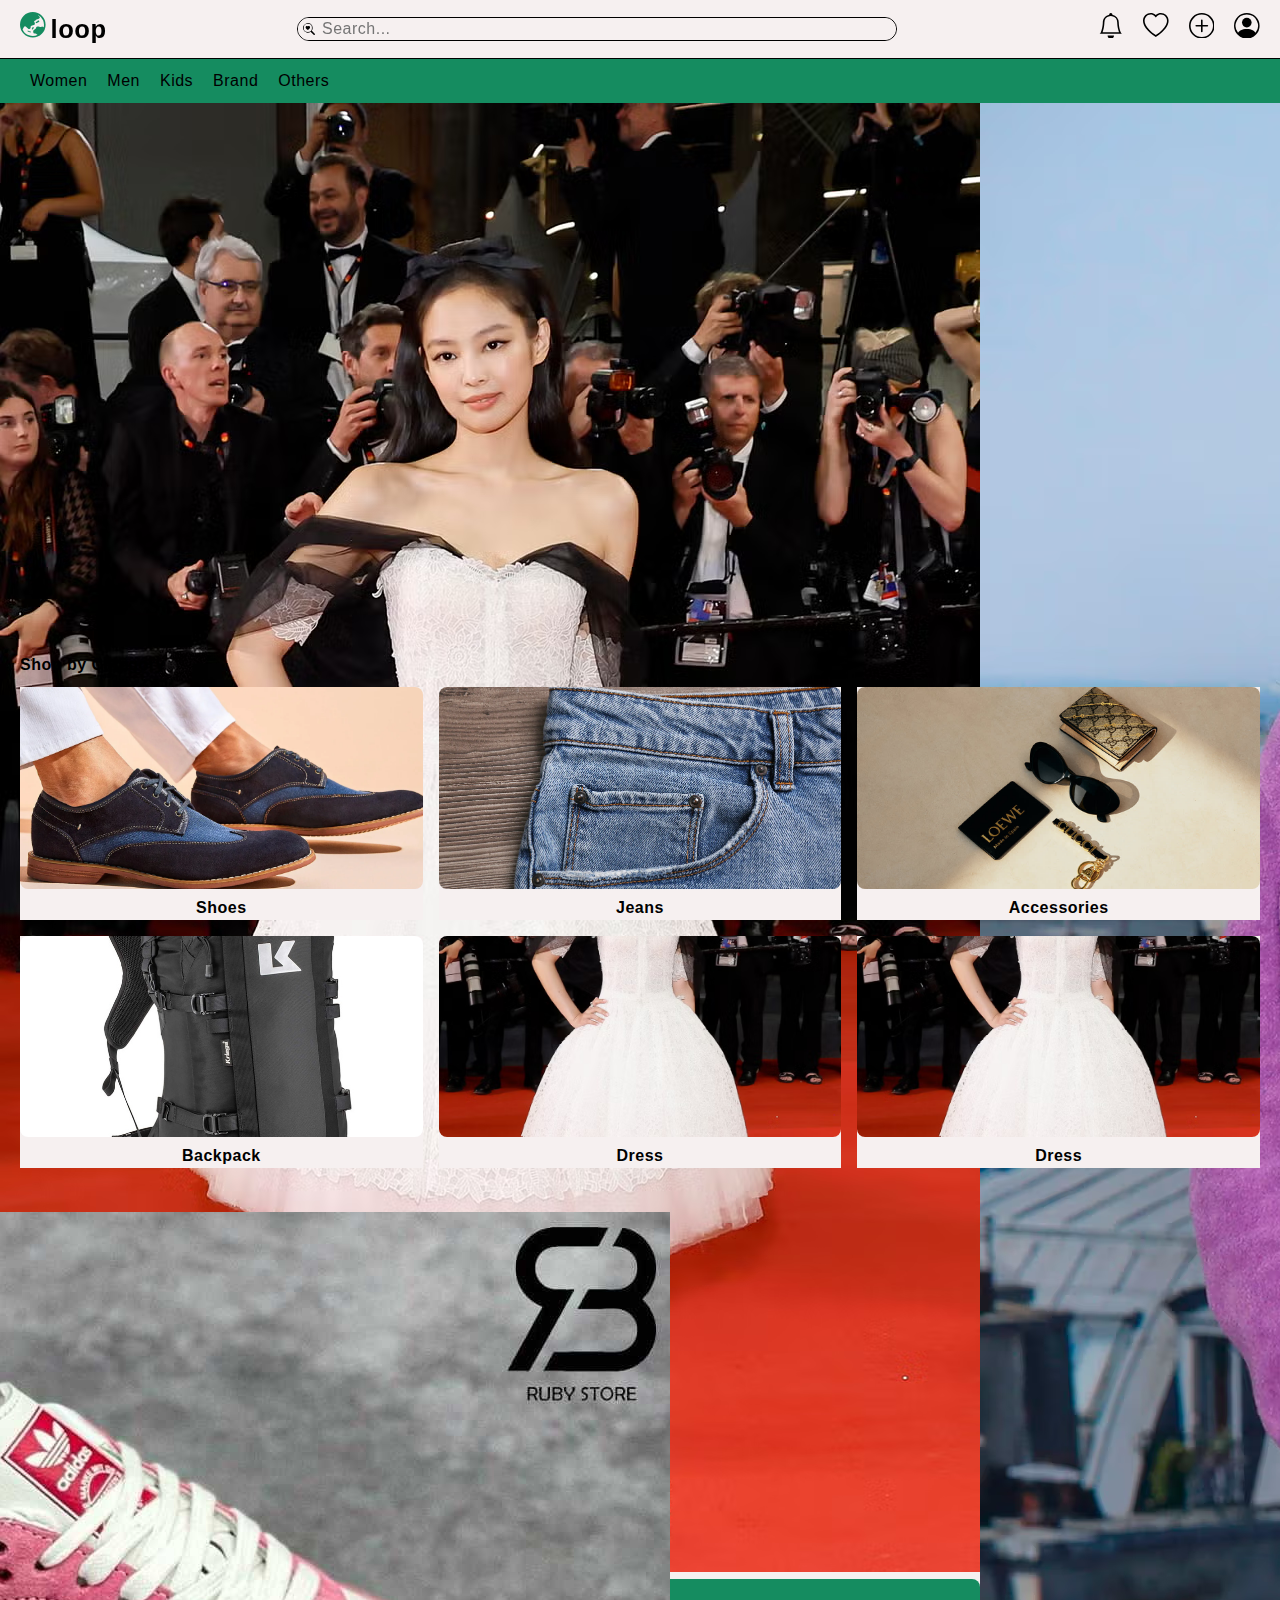
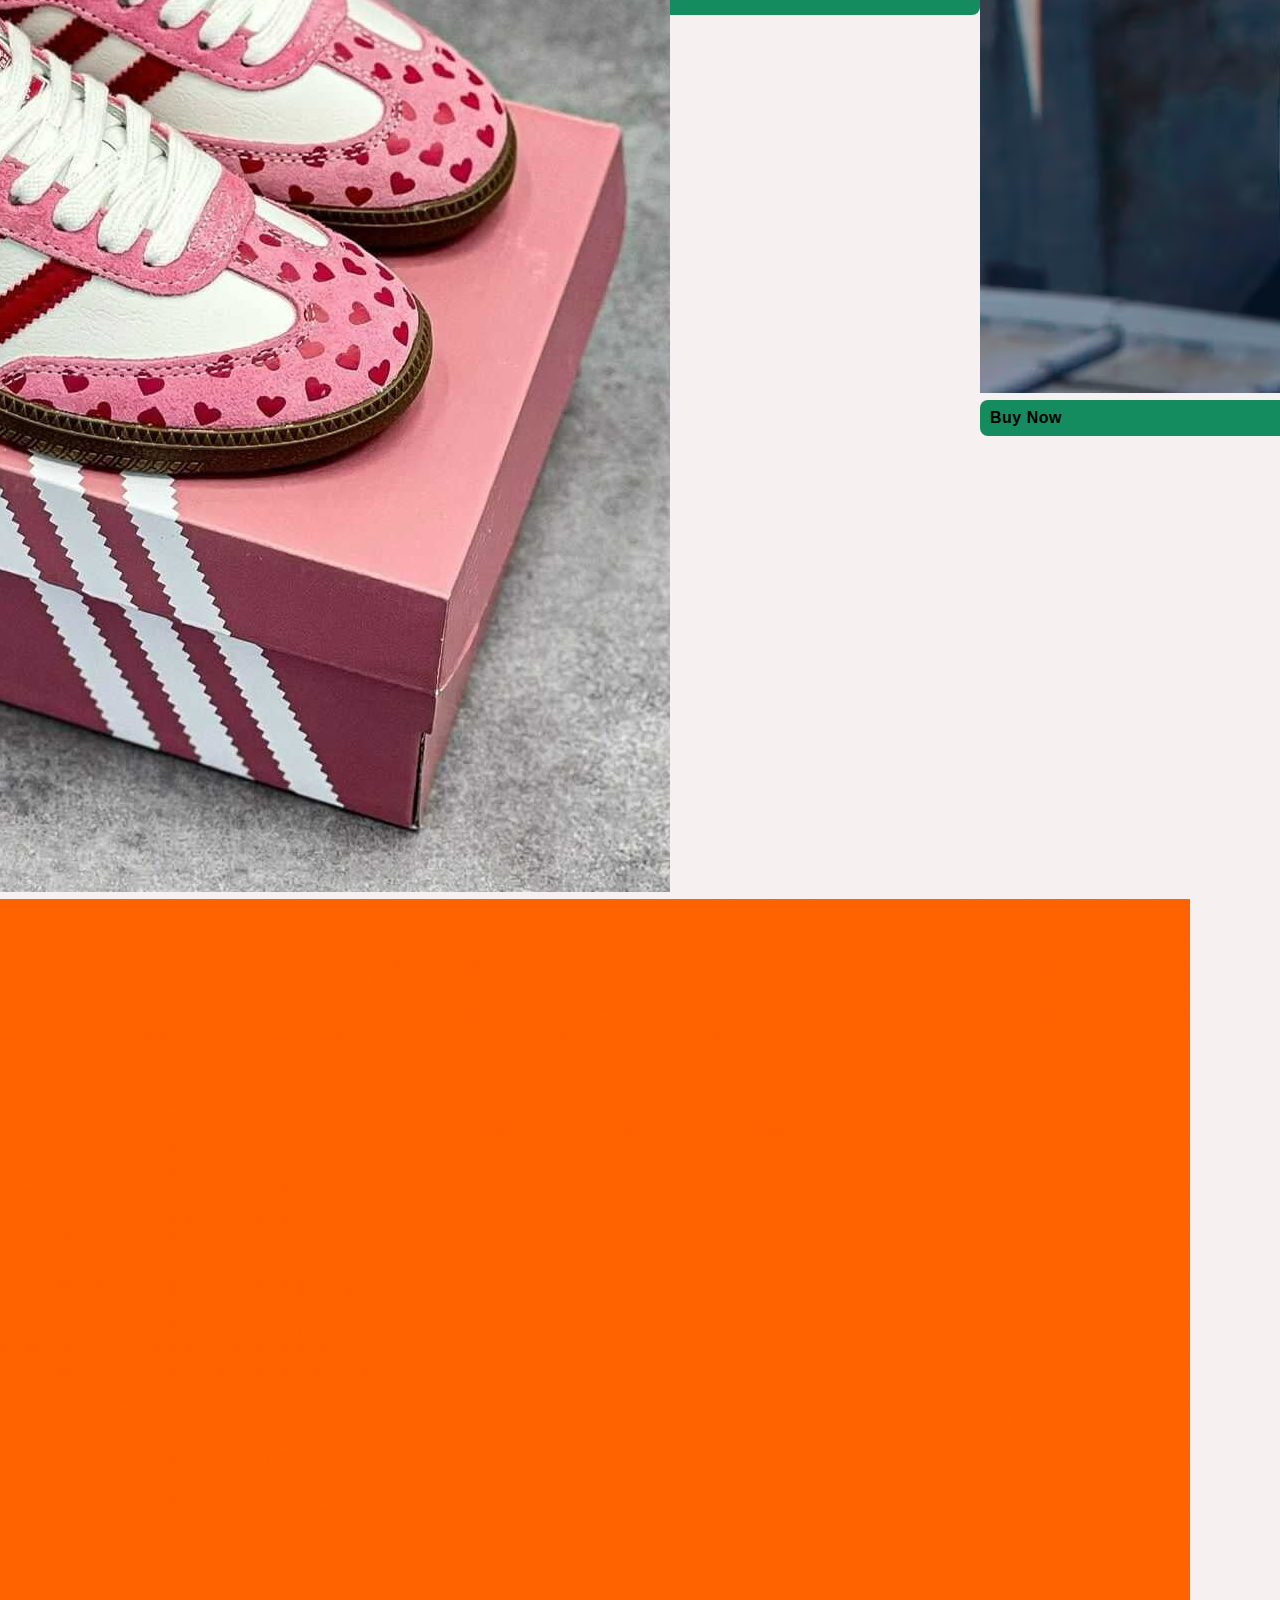
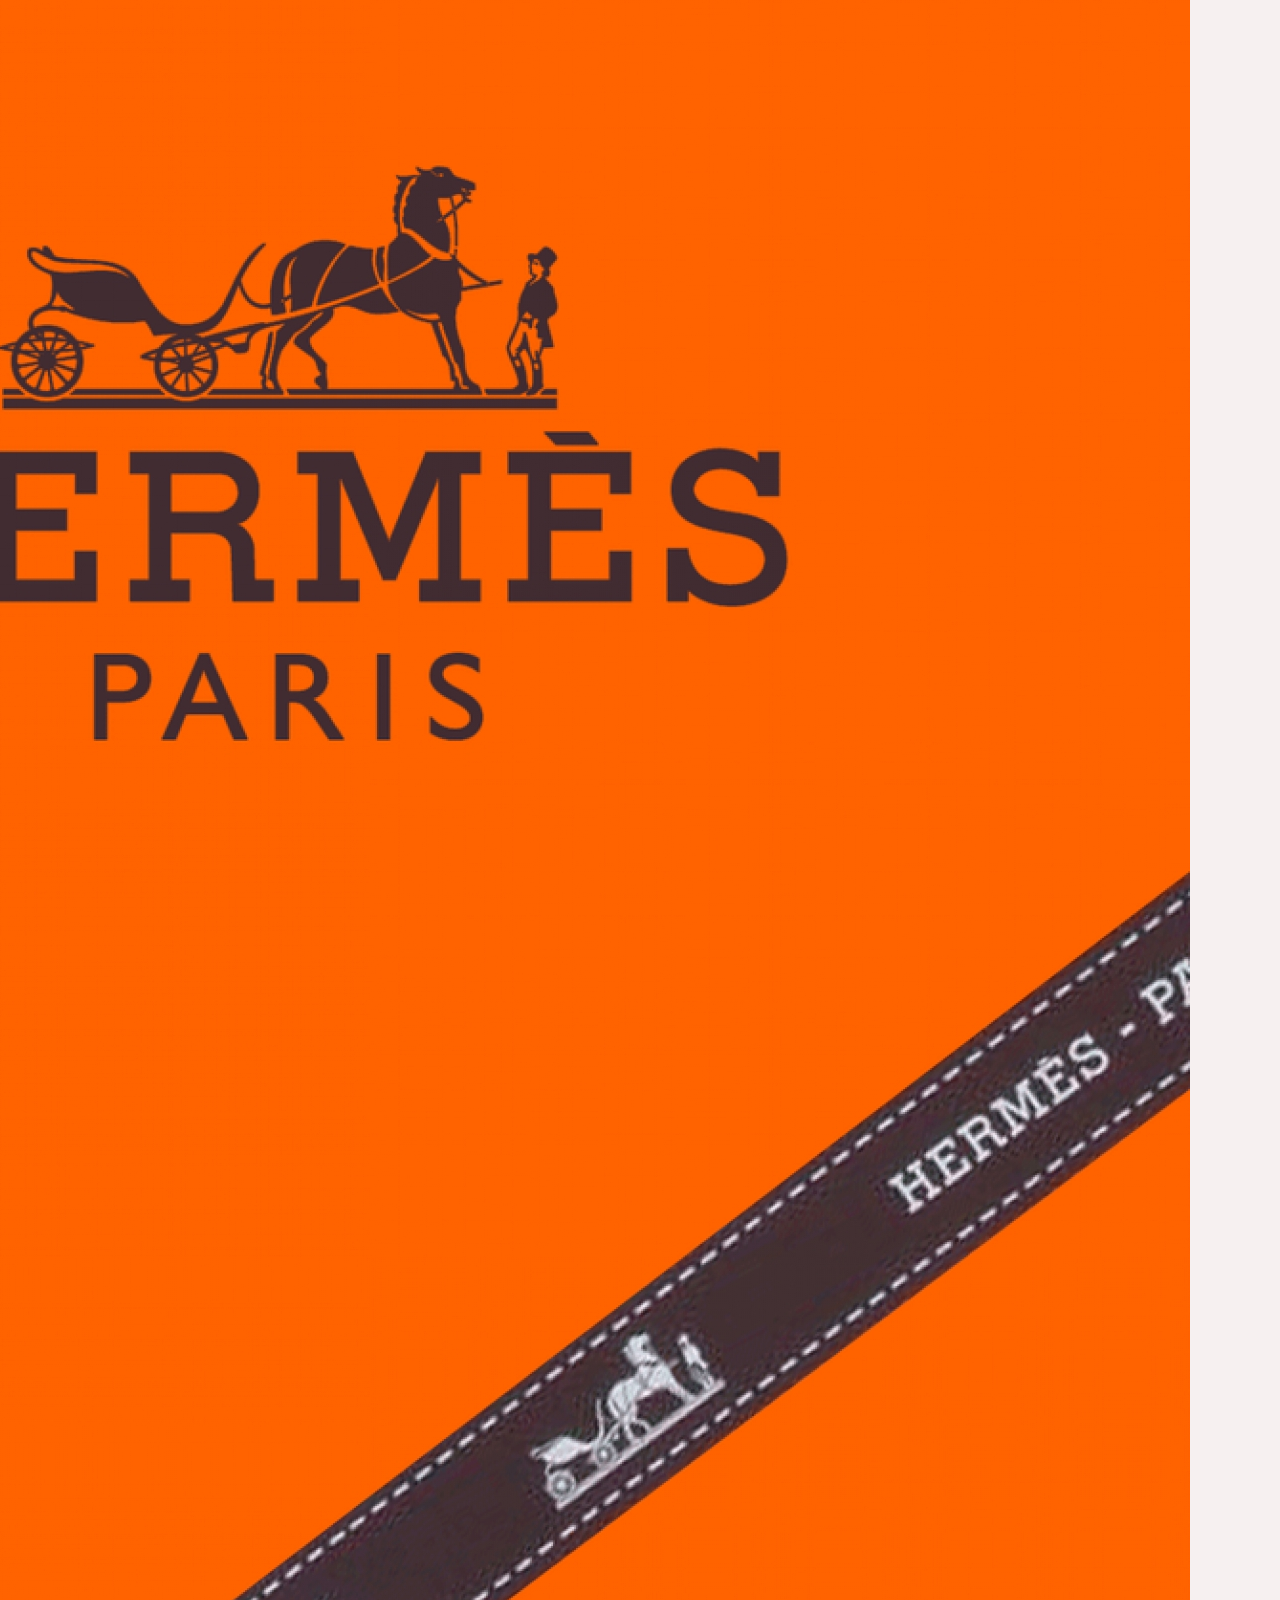
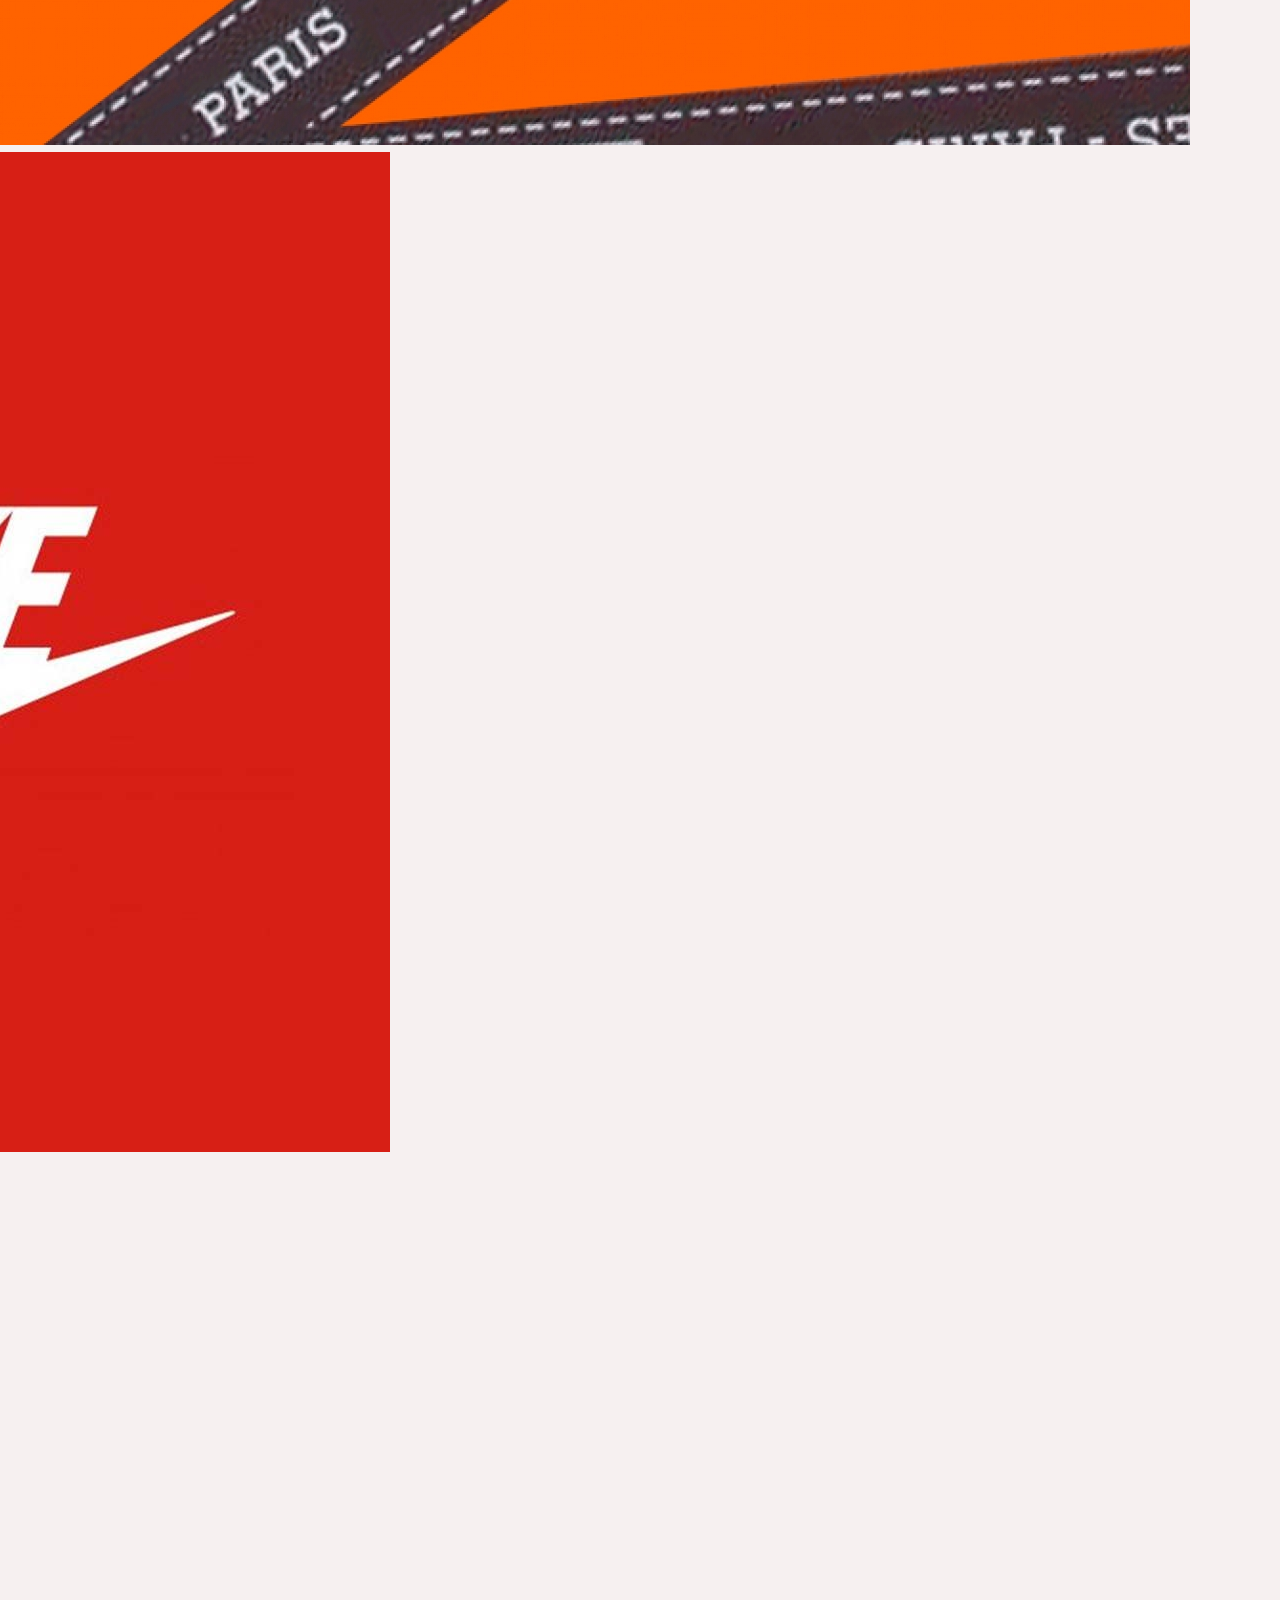
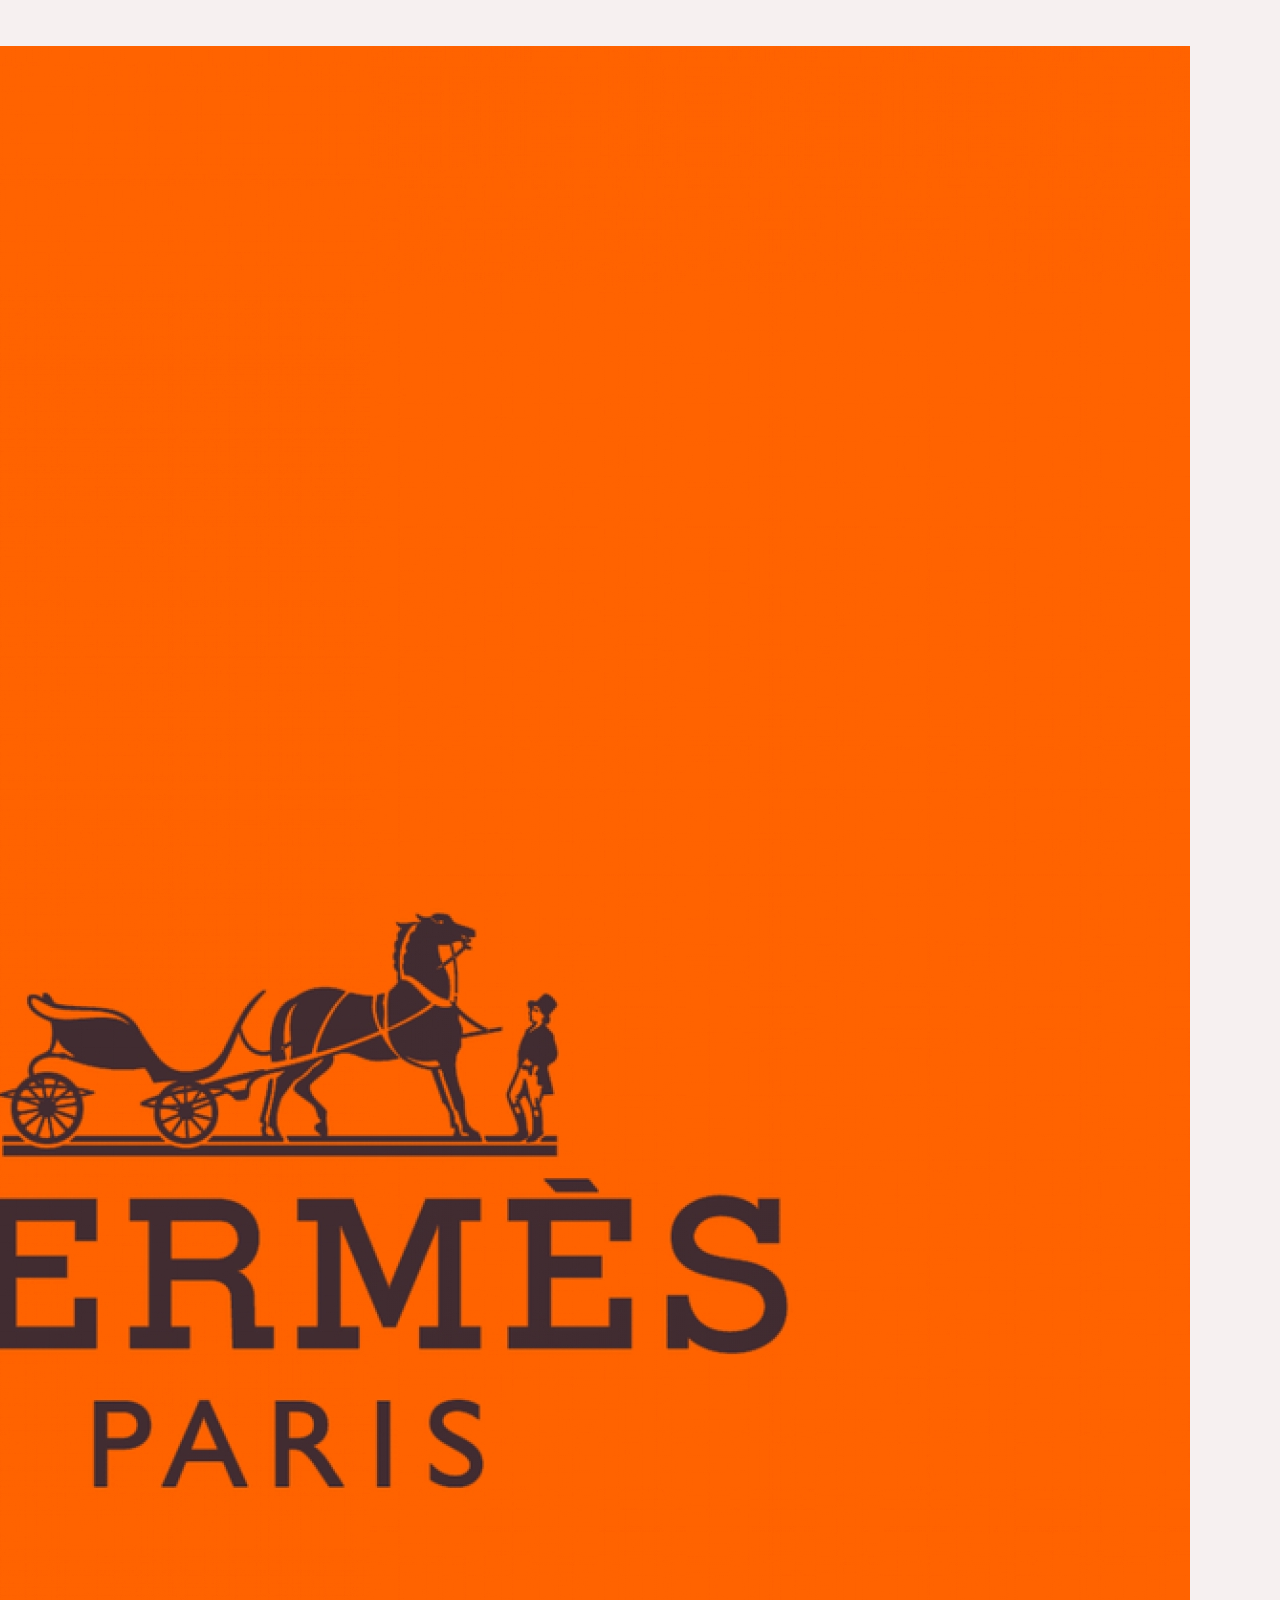
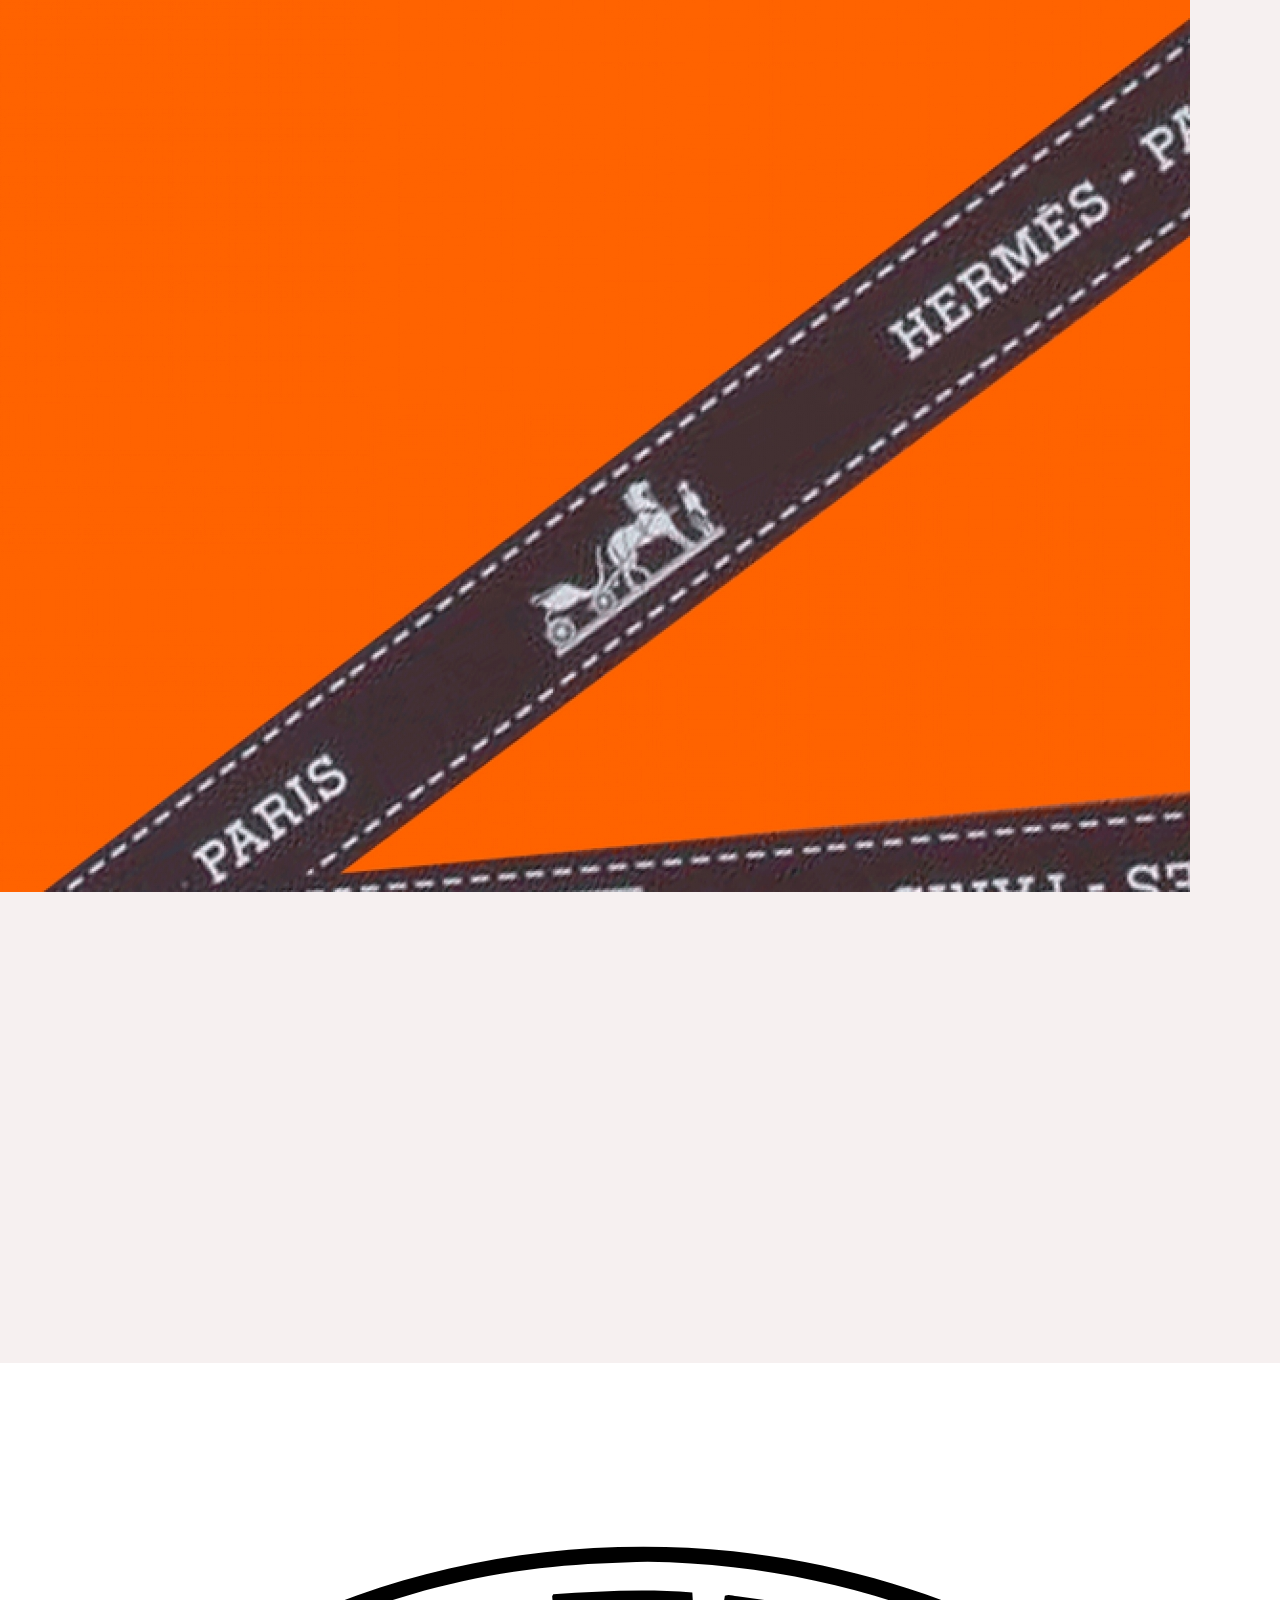
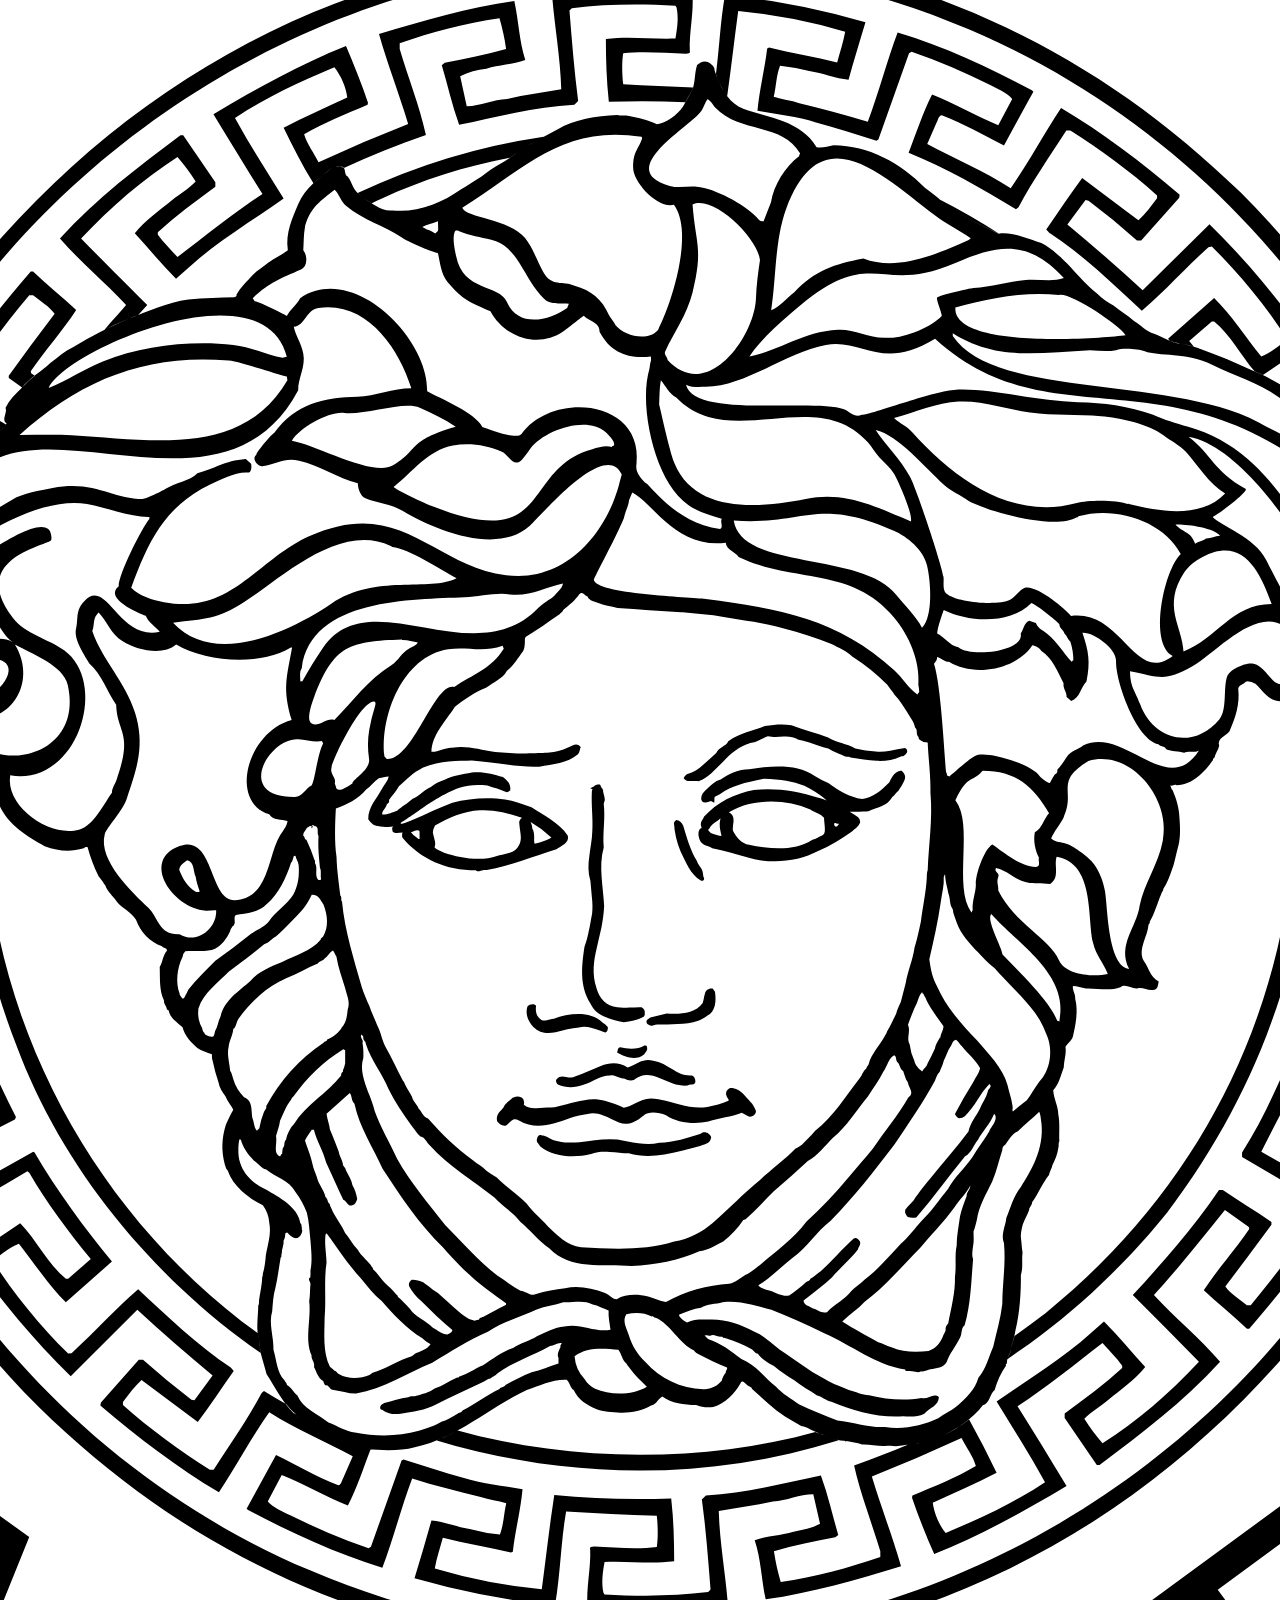
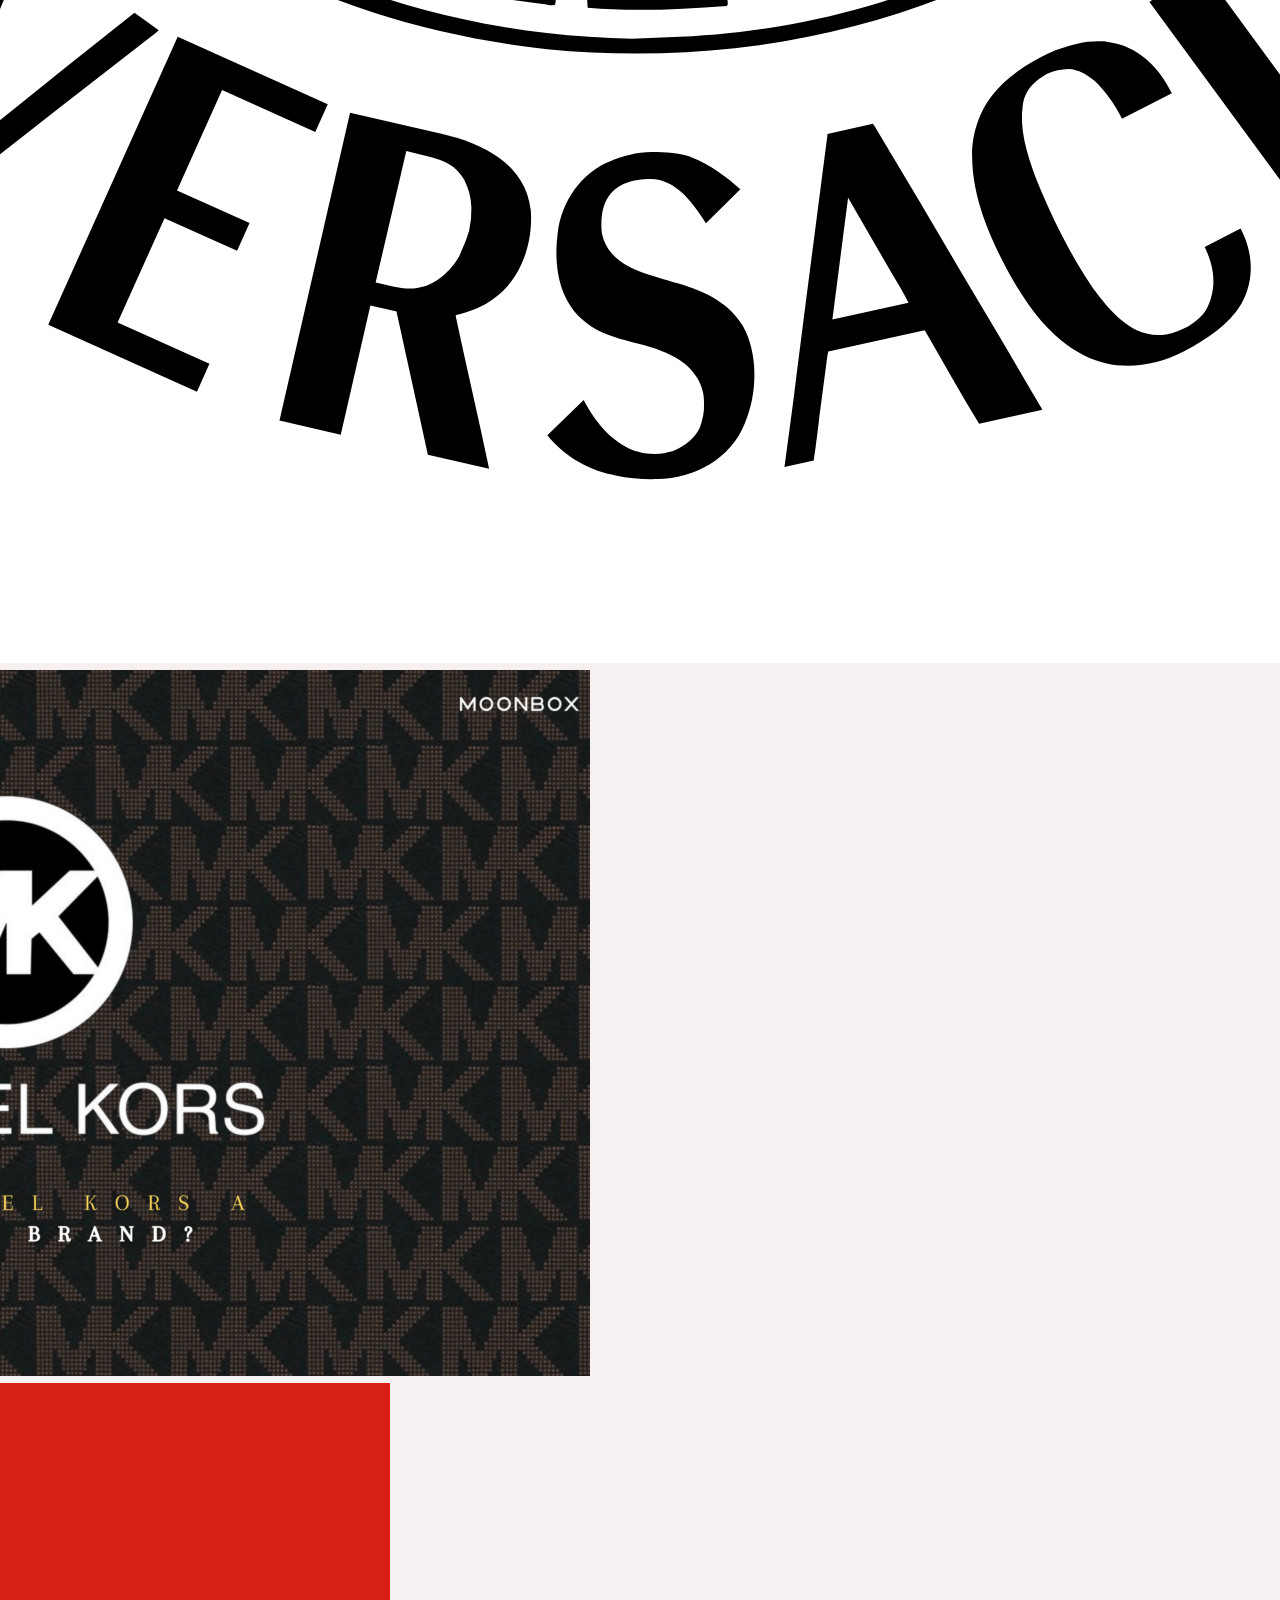
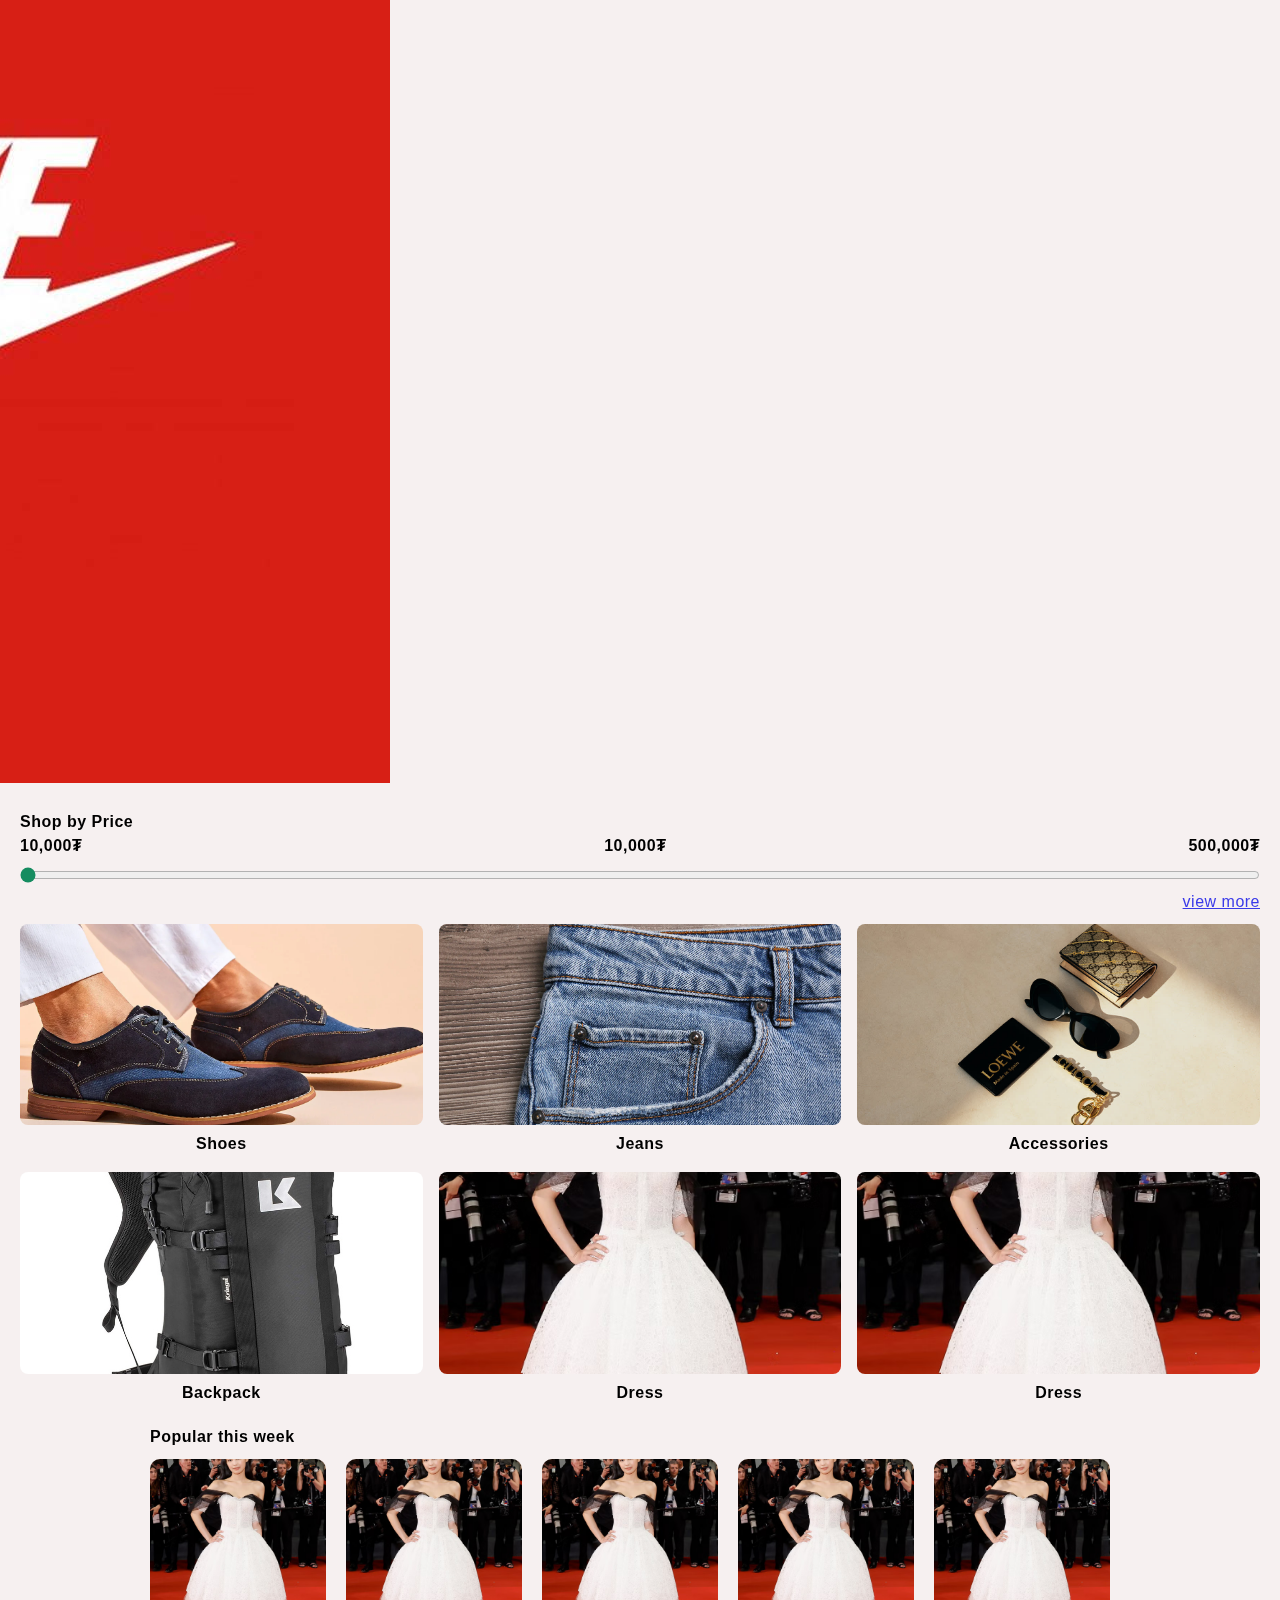
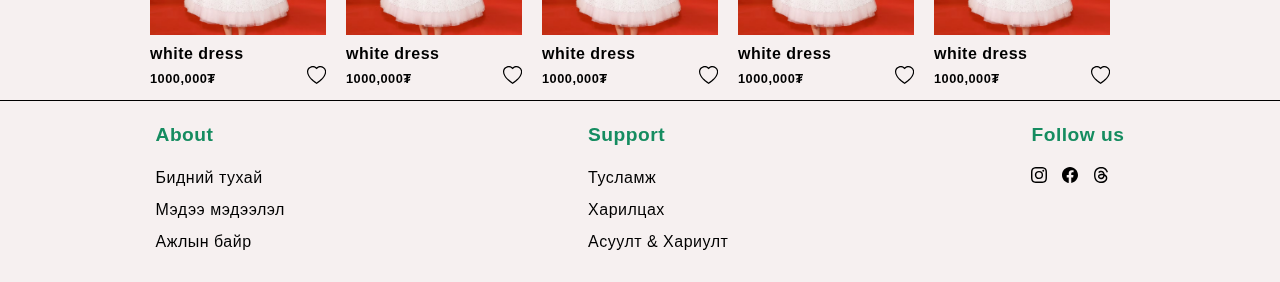
<file: index.html>
<!DOCTYPE html>
<html lang="en">
<head>
    <meta charset="UTF-8">
    <meta name="viewport" content="width=device-width, initial-scale=1.0">
    <meta name="description" content="thrift дэлгүүр" />
    <meta name="keywords" content="thrift, e-commerce, fashion, secondhand, sustainable, buy clothes, sell clothes, хуучин хувцас, unegui" />
    <meta property="og:title" content="Loop | E-Thrift Fashion Marketplace"/>
    <title>E-Thrift Header</title>
    <link rel="icon" type="image/favicon" href="public/favicon.ico" />
    <link rel="stylesheet" href="global.css">
    <link rel="stylesheet" href="post.css">
    <link rel="stylesheet" href="footer.css">
    <link rel="stylesheet" href="header.css">
    <link rel="stylesheet" href="home.css">
    <link rel="stylesheet" href="navbar.css">
</head>
<body>
  <!-- Header-->
    <header class="header-top-nav">
        <ul class="header-top">
            <!--Logo container-->
            <li class="logo-container">
                <a class="logo" href="./index.html">
                    <svg fill="currentColor"  viewBox="0 0 16 16">
                    <path d="m10.495 6.92 1.278-.619a.483.483 0 0 0 .126-.782c-.252-.244-.682-.139-.932.107-.23.226-.513.373-.816.53l-.102.054c-.338.178-.264.626.1.736a.48.48 0 0 0 .346-.027ZM7.741 9.808V9.78a.413.413 0 1 1 .783.183l-.22.443a.6.6 0 0 1-.12.167l-.193.185a.36.36 0 1 1-.5-.516l.112-.108a.45.45 0 0 0 .138-.326M5.672 12.5l.482.233A.386.386 0 1 0 6.32 12h-.416a.7.7 0 0 1-.419-.139l-.277-.206a.302.302 0 1 0-.298.52z"/>
                    <path d="M8 0a8 8 0 1 0 0 16A8 8 0 0 0 8 0M1.612 10.867l.756-1.288a1 1 0 0 1 1.545-.225l1.074 1.005a.986.986 0 0 0 1.36-.011l.038-.037a.88.88 0 0 0 .26-.755c-.075-.548.37-1.033.92-1.099.728-.086 1.587-.324 1.728-.957.086-.386-.114-.83-.361-1.2-.207-.312 0-.8.374-.8.123 0 .24-.055.318-.15l.393-.474c.196-.237.491-.368.797-.403.554-.064 1.407-.277 1.583-.973.098-.391-.192-.634-.484-.88-.254-.212-.51-.426-.515-.741a7 7 0 0 1 3.425 7.692 1 1 0 0 0-.087-.063l-.316-.204a1 1 0 0 0-.977-.06l-.169.082a1 1 0 0 1-.741.051l-1.021-.329A1 1 0 0 0 11.205 9h-.165a1 1 0 0 0-.945.674l-.172.499a1 1 0 0 1-.404.514l-.802.518a1 1 0 0 0-.458.84v.455a1 1 0 0 0 1 1h.257a1 1 0 0 1 .542.16l.762.49a1 1 0 0 0 .283.126 7 7 0 0 1-9.49-3.409Z"/>
                    </svg>
                    <span class="logo-text">loop</span>
                </a>
            </li>
            <!--Search container-->            
            <li class="search-box">
                    <svg width="16" height="16" fill="currentColor"  viewBox="0 0 16 16">
                        <path d="M6.5 4.482c1.664-1.673 5.825 1.254 0 5.018-5.825-3.764-1.664-6.69 0-5.018"/>
                        <path d="M13 6.5a6.47 6.47 0 0 1-1.258 3.844q.06.044.115.098l3.85 3.85a1 1 0 0 1-1.414 1.415l-3.85-3.85a1 1 0 0 1-.1-.115h.002A6.5 6.5 0 1 1 13 6.5M6.5 12a5.5 5.5 0 1 0 0-11 5.5 5.5 0 0 0 0 11"/>
                    </svg>
                    <input type="text" placeholder="Search...">
            </li>
            <!--Bell icon-->
            <li class="icons">
                <a href="">
              <svg  fill="currentColor"  viewBox="0 0 16 16">
                <path d="M8 16a2 2 0 0 0 2-2H6a2 2 0 0 0 2 2M8 1.918l-.797.161A4 4 0 0 0 4 6c0 .628-.134 2.197-.459 3.742-.16.767-.376 1.566-.663 2.258h10.244c-.287-.692-.502-1.49-.663-2.258C12.134 8.197 12 6.628 12 6a4 4 0 0 0-3.203-3.92zM14.22 12c.223.447.481.801.78 1H1c.299-.199.557-.553.78-1C2.68 10.2 3 6.88 3 6c0-2.42 1.72-4.44 4.005-4.901a1 1 0 1 1 1.99 0A5 5 0 0 1 13 6c0 .88.32 4.2 1.22 6"/>
              </svg>
            </a> 
            </li>
            <!--Heart icon-->
             <li class="icons">
                <a href="">
                    <svg  fill="currentColor"  viewBox="0 0 16 16">
                        <path d="m8 2.748-.717-.737C5.6.281 2.514.878 1.4 3.053c-.523 1.023-.641 2.5.314 4.385.92 1.815 2.834 3.989 6.286 6.357 3.452-2.368 5.365-4.542 6.286-6.357.955-1.886.838-3.362.314-4.385C13.486.878 10.4.28 8.717 2.01zM8 15C-7.333 4.868 3.279-3.04 7.824 1.143q.09.083.176.171a3 3 0 0 1 .176-.17C12.72-3.042 23.333 4.867 8 15"/>
                    </svg>
                </a>
             </li>
            <!--Plus icon-->
            <li class="icons">
               <a href="./form.html">
                <svg  fill="currentColor"  viewBox="0 0 16 16">
                    <path d="M8 15A7 7 0 1 1 8 1a7 7 0 0 1 0 14m0 1A8 8 0 1 0 8 0a8 8 0 0 0 0 16"/>
                    <path d="M8 4a.5.5 0 0 1 .5.5v3h3a.5.5 0 0 1 0 1h-3v3a.5.5 0 0 1-1 0v-3h-3a.5.5 0 0 1 0-1h3v-3A.5.5 0 0 1 8 4"/>
                </svg>
                </a> 
            </li>
            <!--Avatar icon-->
            <li class="icons">
                <a href="./profile.html">
                    <svg  fill="currentColor" viewBox="0 0 16 16">
                        <path d="M11 6a3 3 0 1 1-6 0 3 3 0 0 1 6 0"/>
                        <path fill-rule="evenodd" d="M0 8a8 8 0 1 1 16 0A8 8 0 0 1 0 8m8-7a7 7 0 0 0-5.468 11.37C3.242 11.226 4.805 10 8 10s4.757 1.225 5.468 2.37A7 7 0 0 0 8 1"/>
                    </svg>
                </a>
            </li>
        </ul>
    </header>
    <nav class="header-cat-nav">
            <ul class="cat-list">
                <li class="cat-item">
                    <a href="./category.html">Women</a>
                    <ul class="dropdown">
                        <li><a href="./product.html">Top</a></li>
                        <li><a href="./product.html">Bottom</a></li>
                        <li><a href="./product.html">Dress</a></li>
                        <li><a href="./product.html">Top</a></li>
                        <li><a href="./product.html">Bottom</a></li>
                        <li><a href="./product.html">Dress</a></li>
                        <li><a href="./product.html">Top</a></li>
                        <li><a href="./product.html">Bottom</a></li>
                        <li><a href="./product.html">Dress</a></li>
                    </ul>
                </li>
                <li class="cat-item">
                    <a href="./category.html">Men</a>
                    <ul class="dropdown">
                        <li><a href="./product.html">Top</a></li>
                        <li><a href="./product.html">Bottom</a></li>
                        <li><a href="./product.html">Suit</a></li>
                        <li><a href="./product.html">Top</a></li>
                        <li><a href="./product.html">Bottom</a></li>
                        <li><a href="./product.html">Dress</a></li>
                    </ul>
                </li>
                <li class="cat-item">
                    <a href="./category.html">Kids</a>
                    <ul class="dropdown">
                        <li><a href="./product.html">Top</a></li>
                        <li><a href="./product.html">Bottom</a></li>
                        <li><a href="./product.html">Shoes</a></li>
                        <li><a href="./product.html">Top</a></li>
                        <li><a href="./product.html">Bottom</a></li>
                        <li><a href="./product.html">Dress</a></li>
                    </ul>
                </li>
                <li class="cat-item">
                    <a href="./category.html">Brand</a>
                    <ul class="dropdown">
                        <li><a href="./product.html">Nike</a></li>
                        <li><a href="./product.html">Zara</a></li>
                        <li><a href="./product.html">Adidas</a></li>
                        <li><a href="./product.html">Nike</a></li>
                        <li><a href="./product.html">Zara</a></li>
                        <li><a href="./product.html">Adidas</a></li>
                        <li><a href="./product.html">Nike</a></li>
                        <li><a href="./product.html">Zara</a></li>
                        <li><a href="./product.html">Adidas</a></li>
                    </ul>
                </li>
                <li class="cat-item">
                    <a href="./category.html">Others</a>
                    <ul class="dropdown">
                        <li><a href="./product.html">Jewelry</a></li>
                        <li><a href="./product.html">Hat</a></li>
                        <li><a href="./product.html">Bag</a></li>
                        <li><a href="./product.html">Jewelry</a></li>
                        <li><a href="./product.html">Hat</a></li>
                        <li><a href="./product.html">Bag</a></li>
                    </ul>
                </li>
            </ul>
    </nav>
     <!-- Hero Section -->
  <section class="hero-section">
    <figure class="hero-box">
      <img src="public/dress.png" alt="sell">
      <figcaption class="hero-btn" >
        <a >Sell Now</a>
      </figcaption>
    </figure>
    <figure class="hero-box">
      <img src="public/top.png" alt="buy">
      <figcaption class="hero-btn" >
        <a >Buy Now</a>
      </figcaption>
    </figure>
  </section>
   <!-- Main Content -->
  <main class="main-container">
    <!--Shop by Category-->
    <section id="shop-by-category">
      <h2>Shop by Category</h2>
      <ul class="category-grid">
        <li>
          <article class="category-card">
            <img src="public/shoes.jpg" alt="Shoes" />
            <h3>Shoes</h3>
          </article>
        </li>
        <li>
          <article class="category-card">
            <img src="public/jeans.jpg" alt="Jeans" />
            <h3>Jeans</h3>
          </article>
        </li>
        <li>
          <article class="category-card">
            <img src="public/accessories.jpg" alt="Accessories" />
            <h3>Accessories</h3>
          </article>
        </li>    
        <li>
          <article class="category-card">
            <img src="public/backpack.jpg" alt="Backpack" />
            <h3>Backpack</h3>
          </article>
        </li>
        <li>
          <article class="category-card">
            <img src="public/dress.png" alt="Outfit" />
            <h3>Dress</h3>
          </article>
        </li>
         <li>
            <article class="category-card">
              <img src="public/dress.png" alt="Dress" />
              <h3>Dress</h3>
          </article>
         </li>       
      </ul>
    </section>
    <!-- Shop by Brand -->
    <section id="shop-by-brand">
      <h2>Shop by Brand</h2>
      <article class="slider" style="--quantity: 10">
        <figure class="item" style="--position:1"><a href="./profile.html"><img src="public/adidas.png" alt=""></a></figure>
        <figure class="item" style="--position:2"><a href=""><img src="public/hermes.png" alt=""></a></figure>
        <figure class="item" style="--position:3"><a href=""><img src="public/nike.png" alt=""></a></figure>
        <figure class="item" style="--position:4"><a href=""><img src="public/hnm.png" alt=""></a></figure>
        <figure class="item" style="--position:5"><a href=""><img src="public/hermes.png" alt=""></a></figure>
        <figure class="item" style="--position:6"><a href=""><img src="public/zara.png" alt=""></a></figure>
        <figure class="item" style="--position:7"><a href=""><img src="public/ralphlauren.png" alt=""></a></figure>
        <figure class="item" style="--position:8"><a href=""><img src="public/versace.png" alt=""></a></figure>
        <figure class="item" style="--position:9"><a href=""><img src="public/michaelkors.png" alt=""></a></figure>
        <figure class="item" style="--position:10"><a href=""><img src="public/nike.png" alt=""></a></figure>
      </article>
    </section>
    <!-- Shop by Price -->
    <section  id="shop-by-price">
      <h2>Shop by Price</h2>
      <form class="price-slider-container">
          <article class="range-labels" aria-hidden="true">
            <span>10,000₮</span>
            <span>10,000₮</span> 
            <span>500,000₮</span>
          </article>    
          <input type="range" name="price" min="10000" max="500000" step="10000" value="10000" class="price-slider"/>
      </form>      
      <a href="">view more</a>
      <ul class="category-grid">
        <li>
          <article class="category-card">
            <img src="public/shoes.jpg" alt="Shoes" />
            <h3>Shoes</h3>
          </article>
        </li>
        <li>
          <article class="category-card">
            <img src="public/jeans.jpg" alt="Jeans" />
            <h3>Jeans</h3>
          </article>
        </li>
        <li>
          <article class="category-card">
            <img src="public/accessories.jpg" alt="Accessories" />
            <h3>Accessories</h3>
          </article>
        </li>    
        <li>
          <article class="category-card">
            <img src="public/backpack.jpg" alt="Backpack" />
            <h3>Backpack</h3>
          </article>
        </li>
        <li>
          <article class="category-card">
            <img src="public/dress.png" alt="Outfit" />
            <h3>Dress</h3>
          </article>
        </li>
         <li>
            <article class="category-card">
              <img src="public/dress.png" alt="Dress" />
              <h3>Dress</h3>
          </article>
         </li>       
      </ul>
    </section>
    <!-- Popular this week -->
    <section id="popular-this-week">
      <h2>Popular this week</h2>
      <ul class="post-content">
        <li>
          <article href="./product.html" class="post-card">
              <img src="./public/dress.png" alt="dress">
              <h3>white dress</h3>
              <h4>1000,000₮</h4>
              <svg   fill="currentColor"  viewBox="0 0 16 16">
                <path d="m8 2.748-.717-.737C5.6.281 2.514.878 1.4 3.053c-.523 1.023-.641 2.5.314 4.385.92 1.815 2.834 3.989 6.286 6.357 3.452-2.368 5.365-4.542 6.286-6.357.955-1.886.838-3.362.314-4.385C13.486.878 10.4.28 8.717 2.01zM8 15C-7.333 4.868 3.279-3.04 7.824 1.143q.09.083.176.171a3 3 0 0 1 .176-.17C12.72-3.042 23.333 4.867 8 15"/>
              </svg>
            </article>
        </li>
        <li>
          <article href="./product.html" class="post-card">
              <img src="./public/dress.png" alt="dress">
              <h3>white dress</h3>
              <h4>1000,000₮</h4>
              <svg   fill="currentColor"  viewBox="0 0 16 16">
                <path d="m8 2.748-.717-.737C5.6.281 2.514.878 1.4 3.053c-.523 1.023-.641 2.5.314 4.385.92 1.815 2.834 3.989 6.286 6.357 3.452-2.368 5.365-4.542 6.286-6.357.955-1.886.838-3.362.314-4.385C13.486.878 10.4.28 8.717 2.01zM8 15C-7.333 4.868 3.279-3.04 7.824 1.143q.09.083.176.171a3 3 0 0 1 .176-.17C12.72-3.042 23.333 4.867 8 15"/>
              </svg>
            </article>
        </li>
        <li>
          <article href="./product.html" class="post-card">
              <img src="./public/dress.png" alt="dress">
              <h3>white dress</h3>
              <h4>1000,000₮</h4>
              <svg   fill="currentColor"  viewBox="0 0 16 16">
                <path d="m8 2.748-.717-.737C5.6.281 2.514.878 1.4 3.053c-.523 1.023-.641 2.5.314 4.385.92 1.815 2.834 3.989 6.286 6.357 3.452-2.368 5.365-4.542 6.286-6.357.955-1.886.838-3.362.314-4.385C13.486.878 10.4.28 8.717 2.01zM8 15C-7.333 4.868 3.279-3.04 7.824 1.143q.09.083.176.171a3 3 0 0 1 .176-.17C12.72-3.042 23.333 4.867 8 15"/>
              </svg>
            </article>
        </li>
        <li>
          <article href="./product.html" class="post-card">
              <img src="./public/dress.png" alt="dress">
              <h3>white dress</h3>
              <h4>1000,000₮</h4>
              <svg   fill="currentColor"  viewBox="0 0 16 16">
                <path d="m8 2.748-.717-.737C5.6.281 2.514.878 1.4 3.053c-.523 1.023-.641 2.5.314 4.385.92 1.815 2.834 3.989 6.286 6.357 3.452-2.368 5.365-4.542 6.286-6.357.955-1.886.838-3.362.314-4.385C13.486.878 10.4.28 8.717 2.01zM8 15C-7.333 4.868 3.279-3.04 7.824 1.143q.09.083.176.171a3 3 0 0 1 .176-.17C12.72-3.042 23.333 4.867 8 15"/>
              </svg>
            </article>
        </li>
        <li>
          <article href="./product.html" class="post-card">
              <img src="./public/dress.png" alt="dress">
              <h3>white dress</h3>
              <h4>1000,000₮</h4>
              <svg   fill="currentColor"  viewBox="0 0 16 16">
                <path d="m8 2.748-.717-.737C5.6.281 2.514.878 1.4 3.053c-.523 1.023-.641 2.5.314 4.385.92 1.815 2.834 3.989 6.286 6.357 3.452-2.368 5.365-4.542 6.286-6.357.955-1.886.838-3.362.314-4.385C13.486.878 10.4.28 8.717 2.01zM8 15C-7.333 4.868 3.279-3.04 7.824 1.143q.09.083.176.171a3 3 0 0 1 .176-.17C12.72-3.042 23.333 4.867 8 15"/>
              </svg>
            </article>
        </li>
       
      </ul> 
    </section>
  </main>
  
  <!-- Footer -->
  <footer class="footer-container">
      <nav class="footer-column">
        <h3>About</h3>
        <ul>
          <li><a href="#">Бидний тухай</a></li>
          <li><a href="#">Мэдээ мэдээлэл</a></li>
          <li><a href="#">Ажлын байр</a></li>
        </ul>
      </nav>
      <nav class="footer-column">
        <h3>Support</h3>
        <ul>
          <li><a href="#">Тусламж</a></li>
          <li><a href="#">Харилцах</a></li>
          <li><a href="#">Асуулт & Хариулт</a></li>
        </ul>
      </nav>
      <nav class="footer-column">
        <h3>Follow us</h3>
        <div class="social-icons">
          <a href="#"><svg width="16" height="16" fill="currentColor" class="bi bi-instagram" viewBox="0 0 16 16">
            <path d="M8 0C5.829 0 5.556.01 4.703.048 3.85.088 3.269.222 2.76.42a3.9 3.9 0 0 0-1.417.923A3.9 3.9 0 0 0 .42 2.76C.222 3.268.087 3.85.048 4.7.01 5.555 0 5.827 0 8.001c0 2.172.01 2.444.048 3.297.04.852.174 1.433.372 1.942.205.526.478.972.923 1.417.444.445.89.719 1.416.923.51.198 1.09.333 1.942.372C5.555 15.99 5.827 16 8 16s2.444-.01 3.298-.048c.851-.04 1.434-.174 1.943-.372a3.9 3.9 0 0 0 1.416-.923c.445-.445.718-.891.923-1.417.197-.509.332-1.09.372-1.942C15.99 10.445 16 10.173 16 8s-.01-2.445-.048-3.299c-.04-.851-.175-1.433-.372-1.941a3.9 3.9 0 0 0-.923-1.417A3.9 3.9 0 0 0 13.24.42c-.51-.198-1.092-.333-1.943-.372C10.443.01 10.172 0 7.998 0zm-.717 1.442h.718c2.136 0 2.389.007 3.232.046.78.035 1.204.166 1.486.275.373.145.64.319.92.599s.453.546.598.92c.11.281.24.705.275 1.485.039.843.047 1.096.047 3.231s-.008 2.389-.047 3.232c-.035.78-.166 1.203-.275 1.485a2.5 2.5 0 0 1-.599.919c-.28.28-.546.453-.92.598-.28.11-.704.24-1.485.276-.843.038-1.096.047-3.232.047s-2.39-.009-3.233-.047c-.78-.036-1.203-.166-1.485-.276a2.5 2.5 0 0 1-.92-.598 2.5 2.5 0 0 1-.6-.92c-.109-.281-.24-.705-.275-1.485-.038-.843-.046-1.096-.046-3.233s.008-2.388.046-3.231c.036-.78.166-1.204.276-1.486.145-.373.319-.64.599-.92s.546-.453.92-.598c.282-.11.705-.24 1.485-.276.738-.034 1.024-.044 2.515-.045zm4.988 1.328a.96.96 0 1 0 0 1.92.96.96 0 0 0 0-1.92m-4.27 1.122a4.109 4.109 0 1 0 0 8.217 4.109 4.109 0 0 0 0-8.217m0 1.441a2.667 2.667 0 1 1 0 5.334 2.667 2.667 0 0 1 0-5.334"/>
          </svg></a>
          <a href="#"><svg  width="16" height="16" fill="currentColor" class="bi bi-facebook" viewBox="0 0 16 16">
            <path d="M16 8.049c0-4.446-3.582-8.05-8-8.05C3.58 0-.002 3.603-.002 8.05c0 4.017 2.926 7.347 6.75 7.951v-5.625h-2.03V8.05H6.75V6.275c0-2.017 1.195-3.131 3.022-3.131.876 0 1.791.157 1.791.157v1.98h-1.009c-.993 0-1.303.621-1.303 1.258v1.51h2.218l-.354 2.326H9.25V16c3.824-.604 6.75-3.934 6.75-7.951"/>
          </svg></a>
          <a href="#"><svg width="16" height="16" fill="currentColor" class="bi bi-threads" viewBox="0 0 16 16">
            <path d="M6.321 6.016c-.27-.18-1.166-.802-1.166-.802.756-1.081 1.753-1.502 3.132-1.502.975 0 1.803.327 2.394.948s.928 1.509 1.005 2.644q.492.207.905.484c1.109.745 1.719 1.86 1.719 3.137 0 2.716-2.226 5.075-6.256 5.075C4.594 16 1 13.987 1 7.994 1 2.034 4.482 0 8.044 0 9.69 0 13.55.243 15 5.036l-1.36.353C12.516 1.974 10.163 1.43 8.006 1.43c-3.565 0-5.582 2.171-5.582 6.79 0 4.143 2.254 6.343 5.63 6.343 2.777 0 4.847-1.443 4.847-3.556 0-1.438-1.208-2.127-1.27-2.127-.236 1.234-.868 3.31-3.644 3.31-1.618 0-3.013-1.118-3.013-2.582 0-2.09 1.984-2.847 3.55-2.847.586 0 1.294.04 1.663.114 0-.637-.54-1.728-1.9-1.728-1.25 0-1.566.405-1.967.868ZM8.716 8.19c-2.04 0-2.304.87-2.304 1.416 0 .878 1.043 1.168 1.6 1.168 1.02 0 2.067-.282 2.232-2.423a6.2 6.2 0 0 0-1.528-.161"/>
          </svg></a>
        </div>
      </nav>
    </div>
  </footer> 
</body>
</html>
</file>
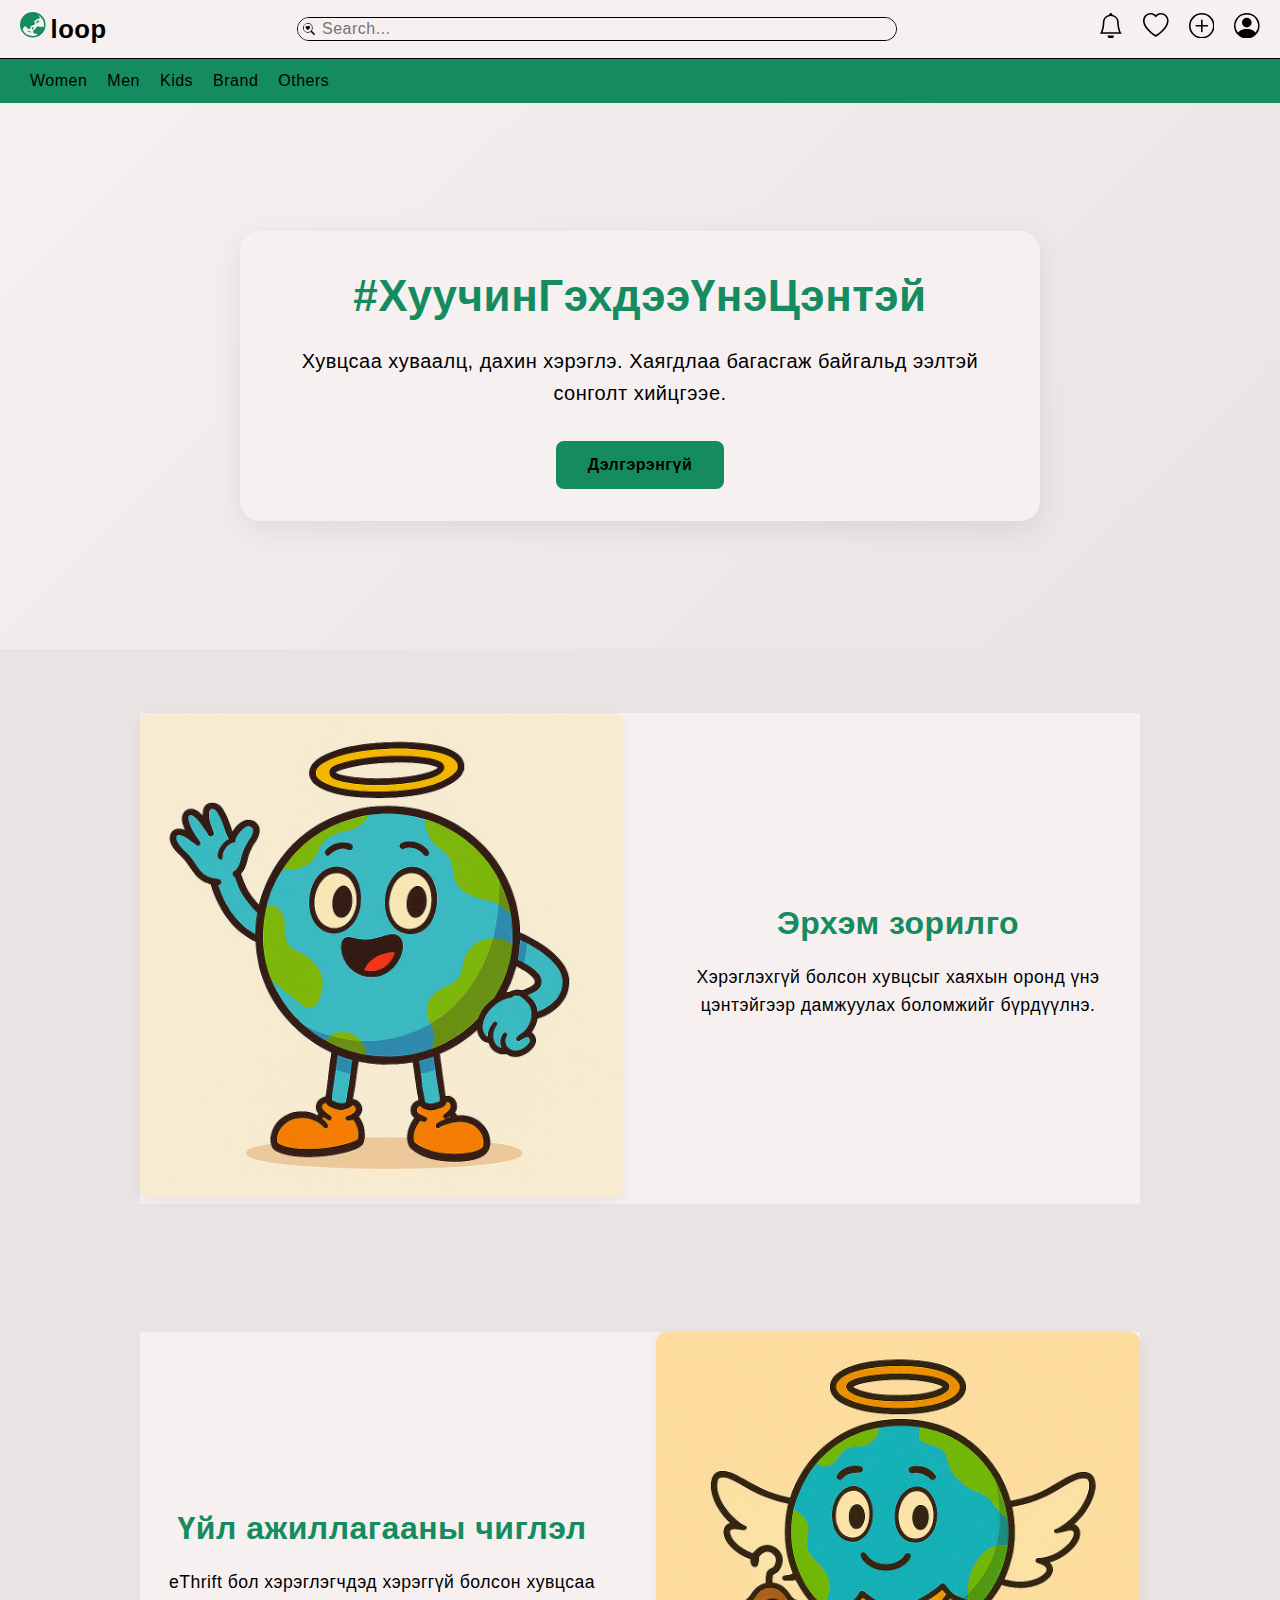
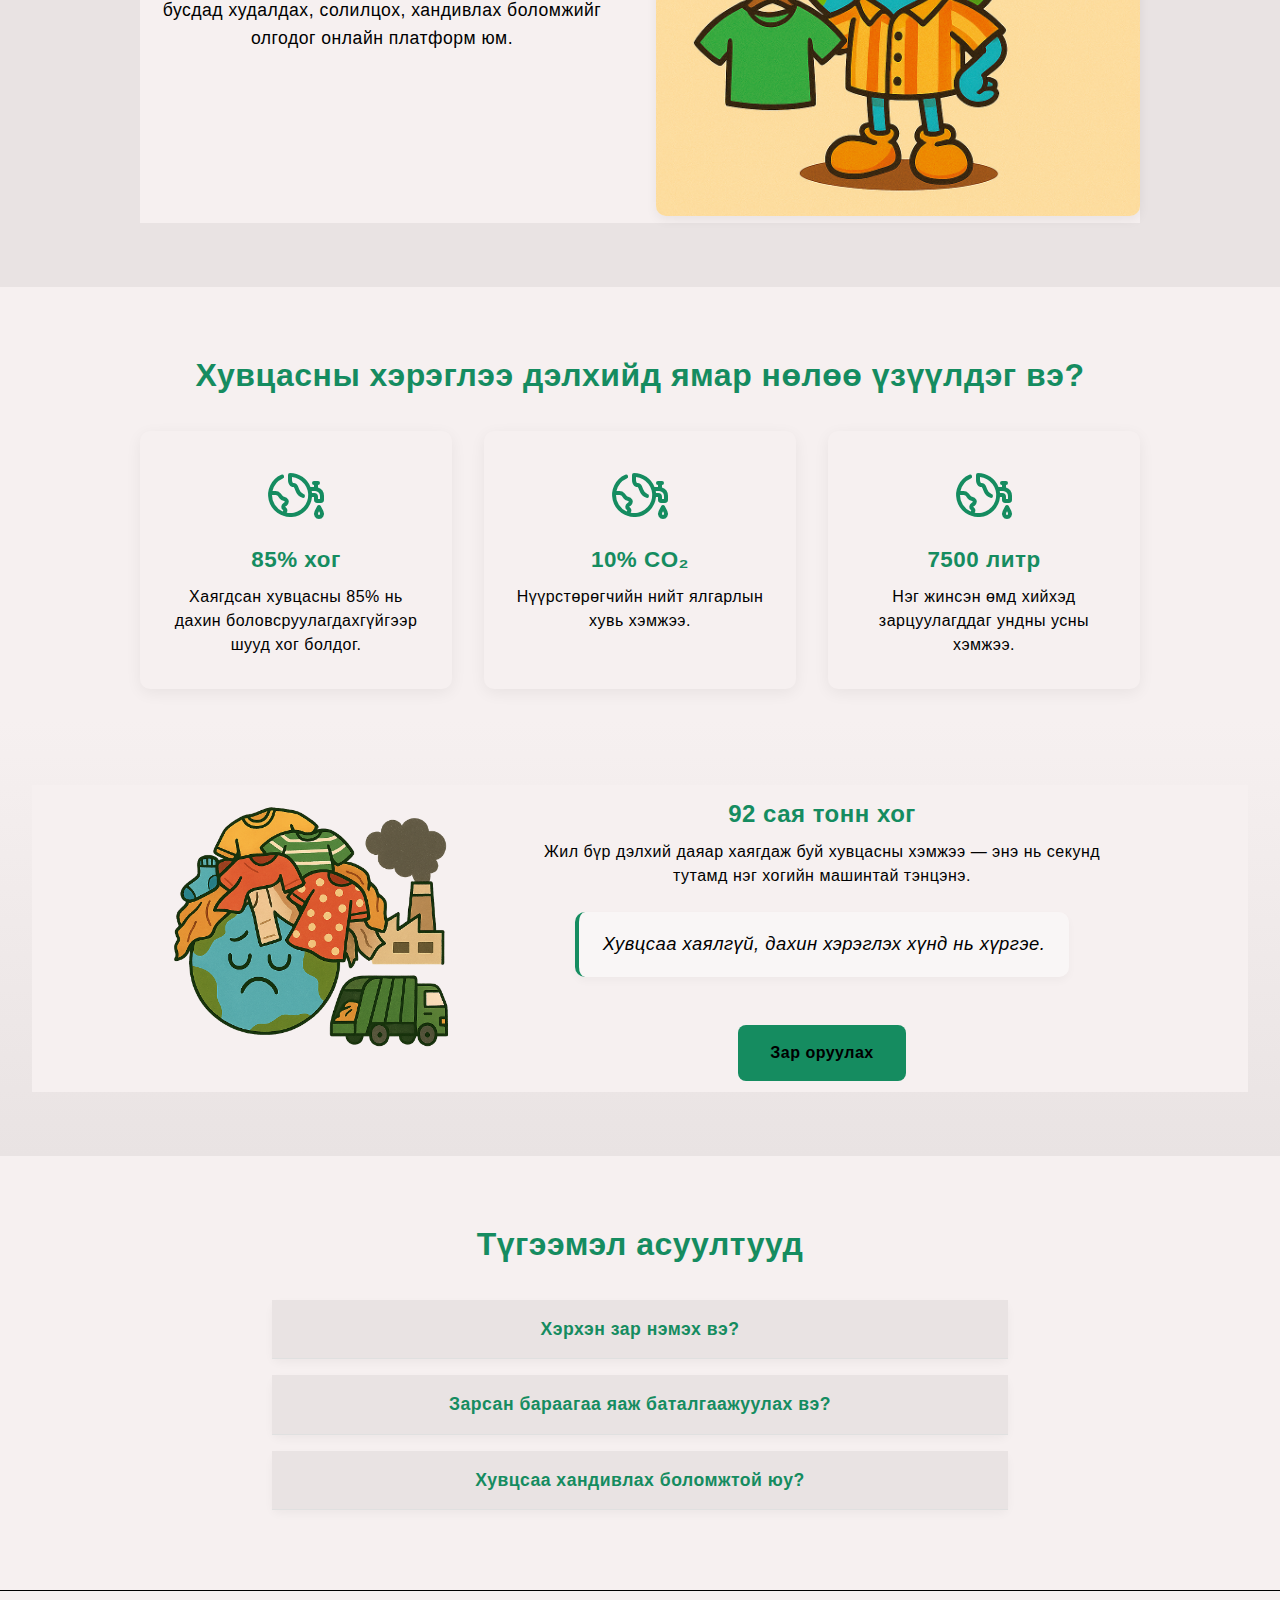
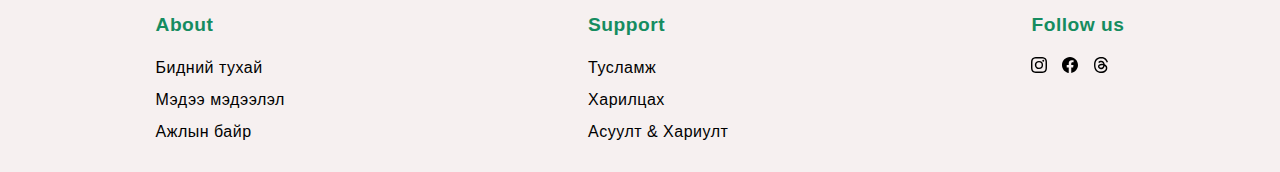
<file: about.html>
<!DOCTYPE html>
<html lang="mn">
<head>
  <meta charset="UTF-8" />
  <meta name="viewport" content="width=device-width, initial-scale=1.0" />
  <title>Бидний тухай | eThrift</title>
  <link rel="stylesheet" href="global.css"/>
  <link rel="stylesheet" href="about.css"/>
  <link rel="stylesheet" href="navbar.css">
  <link rel="stylesheet" href="header.css">
  <link rel="stylesheet" href="footer.css">
</head>
<body>
    <!-- Header-->
    <header class="header-top-nav">
      <ul class="header-top">
          <!--Logo container-->
          <li class="logo-container">
              <a class="logo" href="./index.html">
                  <svg fill="currentColor"  viewBox="0 0 16 16">
                  <path d="m10.495 6.92 1.278-.619a.483.483 0 0 0 .126-.782c-.252-.244-.682-.139-.932.107-.23.226-.513.373-.816.53l-.102.054c-.338.178-.264.626.1.736a.48.48 0 0 0 .346-.027ZM7.741 9.808V9.78a.413.413 0 1 1 .783.183l-.22.443a.6.6 0 0 1-.12.167l-.193.185a.36.36 0 1 1-.5-.516l.112-.108a.45.45 0 0 0 .138-.326M5.672 12.5l.482.233A.386.386 0 1 0 6.32 12h-.416a.7.7 0 0 1-.419-.139l-.277-.206a.302.302 0 1 0-.298.52z"/>
                  <path d="M8 0a8 8 0 1 0 0 16A8 8 0 0 0 8 0M1.612 10.867l.756-1.288a1 1 0 0 1 1.545-.225l1.074 1.005a.986.986 0 0 0 1.36-.011l.038-.037a.88.88 0 0 0 .26-.755c-.075-.548.37-1.033.92-1.099.728-.086 1.587-.324 1.728-.957.086-.386-.114-.83-.361-1.2-.207-.312 0-.8.374-.8.123 0 .24-.055.318-.15l.393-.474c.196-.237.491-.368.797-.403.554-.064 1.407-.277 1.583-.973.098-.391-.192-.634-.484-.88-.254-.212-.51-.426-.515-.741a7 7 0 0 1 3.425 7.692 1 1 0 0 0-.087-.063l-.316-.204a1 1 0 0 0-.977-.06l-.169.082a1 1 0 0 1-.741.051l-1.021-.329A1 1 0 0 0 11.205 9h-.165a1 1 0 0 0-.945.674l-.172.499a1 1 0 0 1-.404.514l-.802.518a1 1 0 0 0-.458.84v.455a1 1 0 0 0 1 1h.257a1 1 0 0 1 .542.16l.762.49a1 1 0 0 0 .283.126 7 7 0 0 1-9.49-3.409Z"/>
                  </svg>
                  <span class="logo-text">loop</span>
              </a>
          </li>
          <!--Search container-->            
          <li class="search-box">
                  <svg width="16" height="16" fill="currentColor"  viewBox="0 0 16 16">
                      <path d="M6.5 4.482c1.664-1.673 5.825 1.254 0 5.018-5.825-3.764-1.664-6.69 0-5.018"/>
                      <path d="M13 6.5a6.47 6.47 0 0 1-1.258 3.844q.06.044.115.098l3.85 3.85a1 1 0 0 1-1.414 1.415l-3.85-3.85a1 1 0 0 1-.1-.115h.002A6.5 6.5 0 1 1 13 6.5M6.5 12a5.5 5.5 0 1 0 0-11 5.5 5.5 0 0 0 0 11"/>
                  </svg>
                  <input type="text" placeholder="Search...">
          </li>
          <!--Bell icon-->
          <li class="icons">
              <a href="">
            <svg  fill="currentColor"  viewBox="0 0 16 16">
              <path d="M8 16a2 2 0 0 0 2-2H6a2 2 0 0 0 2 2M8 1.918l-.797.161A4 4 0 0 0 4 6c0 .628-.134 2.197-.459 3.742-.16.767-.376 1.566-.663 2.258h10.244c-.287-.692-.502-1.49-.663-2.258C12.134 8.197 12 6.628 12 6a4 4 0 0 0-3.203-3.92zM14.22 12c.223.447.481.801.78 1H1c.299-.199.557-.553.78-1C2.68 10.2 3 6.88 3 6c0-2.42 1.72-4.44 4.005-4.901a1 1 0 1 1 1.99 0A5 5 0 0 1 13 6c0 .88.32 4.2 1.22 6"/>
            </svg>
          </a> 
          </li>
          <!--Heart icon-->
           <li class="icons">
              <a href="">
                  <svg  fill="currentColor"  viewBox="0 0 16 16">
                      <path d="m8 2.748-.717-.737C5.6.281 2.514.878 1.4 3.053c-.523 1.023-.641 2.5.314 4.385.92 1.815 2.834 3.989 6.286 6.357 3.452-2.368 5.365-4.542 6.286-6.357.955-1.886.838-3.362.314-4.385C13.486.878 10.4.28 8.717 2.01zM8 15C-7.333 4.868 3.279-3.04 7.824 1.143q.09.083.176.171a3 3 0 0 1 .176-.17C12.72-3.042 23.333 4.867 8 15"/>
                  </svg>
              </a>
           </li>
          <!--Plus icon-->
          <li class="icons">
             <a href="./form.html">
              <svg  fill="currentColor"  viewBox="0 0 16 16">
                  <path d="M8 15A7 7 0 1 1 8 1a7 7 0 0 1 0 14m0 1A8 8 0 1 0 8 0a8 8 0 0 0 0 16"/>
                  <path d="M8 4a.5.5 0 0 1 .5.5v3h3a.5.5 0 0 1 0 1h-3v3a.5.5 0 0 1-1 0v-3h-3a.5.5 0 0 1 0-1h3v-3A.5.5 0 0 1 8 4"/>
              </svg>
              </a> 
          </li>
          <!--Avatar icon-->
          <li class="icons">
              <a href="./profile.html">
                  <svg  fill="currentColor" viewBox="0 0 16 16">
                      <path d="M11 6a3 3 0 1 1-6 0 3 3 0 0 1 6 0"/>
                      <path fill-rule="evenodd" d="M0 8a8 8 0 1 1 16 0A8 8 0 0 1 0 8m8-7a7 7 0 0 0-5.468 11.37C3.242 11.226 4.805 10 8 10s4.757 1.225 5.468 2.37A7 7 0 0 0 8 1"/>
                  </svg>
              </a>
          </li>
      </ul>
  </header>
  <nav class="header-cat-nav">
          <ul class="cat-list">
              <li class="cat-item">
                  <a href="./category.html">Women</a>
                  <ul class="dropdown">
                      <li><a href="./product.html">Top</a></li>
                      <li><a href="./product.html">Bottom</a></li>
                      <li><a href="./product.html">Dress</a></li>
                      <li><a href="./product.html">Top</a></li>
                      <li><a href="./product.html">Bottom</a></li>
                      <li><a href="./product.html">Dress</a></li>
                      <li><a href="./product.html">Top</a></li>
                      <li><a href="./product.html">Bottom</a></li>
                      <li><a href="./product.html">Dress</a></li>
                  </ul>
              </li>
              <li class="cat-item">
                  <a href="./category.html">Men</a>
                  <ul class="dropdown">
                      <li><a href="./product.html">Top</a></li>
                      <li><a href="./product.html">Bottom</a></li>
                      <li><a href="./product.html">Suit</a></li>
                      <li><a href="./product.html">Top</a></li>
                      <li><a href="./product.html">Bottom</a></li>
                      <li><a href="./product.html">Dress</a></li>
                  </ul>
              </li>
              <li class="cat-item">
                  <a href="./category.html">Kids</a>
                  <ul class="dropdown">
                      <li><a href="./product.html">Top</a></li>
                      <li><a href="./product.html">Bottom</a></li>
                      <li><a href="./product.html">Shoes</a></li>
                      <li><a href="./product.html">Top</a></li>
                      <li><a href="./product.html">Bottom</a></li>
                      <li><a href="./product.html">Dress</a></li>
                  </ul>
              </li>
              <li class="cat-item">
                  <a href="./category.html">Brand</a>
                  <ul class="dropdown">
                      <li><a href="./product.html">Nike</a></li>
                      <li><a href="./product.html">Zara</a></li>
                      <li><a href="./product.html">Adidas</a></li>
                      <li><a href="./product.html">Nike</a></li>
                      <li><a href="./product.html">Zara</a></li>
                      <li><a href="./product.html">Adidas</a></li>
                      <li><a href="./product.html">Nike</a></li>
                      <li><a href="./product.html">Zara</a></li>
                      <li><a href="./product.html">Adidas</a></li>
                  </ul>
              </li>
              <li class="cat-item">
                  <a href="./category.html">Others</a>
                  <ul class="dropdown">
                      <li><a href="./product.html">Jewelry</a></li>
                      <li><a href="./product.html">Hat</a></li>
                      <li><a href="./product.html">Bag</a></li>
                      <li><a href="./product.html">Jewelry</a></li>
                      <li><a href="./product.html">Hat</a></li>
                      <li><a href="./product.html">Bag</a></li>
                  </ul>
              </li>
          </ul>
  </nav>
  <main class="about-page">
    
    <!-- Hero -->
    <section class="hero-section">
      <div class="hero-content">
        <h1>#ХуучинГэхдээҮнэЦэнтэй</h1>
        <p>Хувцсаа хуваалц, дахин хэрэглэ. Хаягдлаа багасгаж байгальд ээлтэй сонголт хийцгээе.</p>
        <a href="#impact" class="hero-button">Дэлгэрэнгүй</a>
      </div>
    </section>

    <!-- Mission -->
    <section class="feature-section">
      <div class="feature-grid">
        <div class="feature-image"><img src="public/earth3.png" alt="Mission"></div>
        <div class="feature-text">
          <h2>Эрхэм зорилго</h2>
          <p>Хэрэглэхгүй болсон хувцсыг хаяхын оронд үнэ цэнтэйгээр дамжуулах боломжийг бүрдүүлнэ.</p>
        </div>
      </div>
    </section>

    <!-- Vision -->
    <section class="feature-section alt">
      <div class="feature-grid reverse">
        <div class="feature-image"><img src="public/earth2.png" alt="Vision"></div>
        <div class="feature-text">
          <h2>Үйл ажиллагааны чиглэл</h2>
          <p>eThrift бол хэрэглэгчдэд хэрэггүй болсон хувцсаа бусдад худалдах, солилцох, хандивлах боломжийг олгодог онлайн платформ юм.</p>
        </div>
      </div>
    </section>

    <!-- Impact with SVGs -->
    <section class="impact-section" id="impact">
      <h2 class="impact-title">Хувцасны хэрэглээ дэлхийд ямар нөлөө үзүүлдэг вэ?</h2>
      <div class="impact-grid">
        <div class="impact-item">
          <svg xmlns="http://www.w3.org/2000/svg" viewBox="0 0 32 32"><g data-name="save water"><path d="M27 12.27V11a1 1 0 0 0 0-2h-2a1 1 0 0 0 0 2v1h-1.76A11 11 0 0 0 13 5a1 1 0 0 0-1 1v2.45c0 2 1.19 3.55 2.7 3.55.11 0 .36.17.53.61l.56 1.4a5.34 5.34 0 0 0 3.45 3.41 1 1 0 0 0 1.21-.72 1 1 0 0 0-.73-1.22 3.43 3.43 0 0 1-2.07-2.22l-.56-1.39A2.69 2.69 0 0 0 14.7 10c-.24 0-.7-.61-.7-1.55V7.06a9 9 0 1 1-2.66 17.78 2.07 2.07 0 0 0-.35-2.6l-.27-.24a.34.34 0 0 1-.08-.12s0-.11.21-.23l.33-.21a2.61 2.61 0 0 0 .88-1l.13-.26a2 2 0 0 0 0-1.79 3 3 0 0 0-2.11-1.51 1.2 1.2 0 0 1-.71-.38l-1-1.29A3.53 3.53 0 0 0 5.62 14H4.25A9 9 0 0 1 9.4 7.75a1 1 0 1 0-.8-1.83A11 11 0 1 0 24 17h1v1.42A1.58 1.58 0 0 0 26.58 20h1.84A1.58 1.58 0 0 0 30 18.42v-2a4.45 4.45 0 0 0-3-4.15zM4 16h1.62a1.61 1.61 0 0 1 1.2.42l1 1.29a3.16 3.16 0 0 0 1.87 1.13c.54.12.74.37.74.46l-.13.25a.48.48 0 0 1-.2.2l-.36.25a2.31 2.31 0 0 0-1.09 1.69 2.13 2.13 0 0 0 .66 1.73l.26.26c.07.07.09.12 0 .19l-.28.37A9 9 0 0 1 4 16zm24 2h-1v-1.08A1.92 1.92 0 0 0 25.08 15H24c0-.34-.08-.67-.14-1h1.73A2.47 2.47 0 0 1 28 16.46z"/><path d="M28.38 21.53a1 1 0 0 0-1.76 0L25.33 24a2.86 2.86 0 0 0 .08 2.82 2.4 2.4 0 0 0 4.18 0 2.86 2.86 0 0 0 .08-2.82zm-.5 4.22a.41.41 0 0 1-.76 0 .9.9 0 0 1 0-.85l.4-.76.4.76a.9.9 0 0 1-.04.85z"/></g></svg>
          <h3>85% хог</h3>
          <p>Хаягдсан хувцасны 85% нь дахин боловсруулагдахгүйгээр шууд хог болдог.</p>
        </div>
        <div class="impact-item">
          <svg xmlns="http://www.w3.org/2000/svg" viewBox="0 0 32 32"><g data-name="save water"><path d="M27 12.27V11a1 1 0 0 0 0-2h-2a1 1 0 0 0 0 2v1h-1.76A11 11 0 0 0 13 5a1 1 0 0 0-1 1v2.45c0 2 1.19 3.55 2.7 3.55.11 0 .36.17.53.61l.56 1.4a5.34 5.34 0 0 0 3.45 3.41 1 1 0 0 0 1.21-.72 1 1 0 0 0-.73-1.22 3.43 3.43 0 0 1-2.07-2.22l-.56-1.39A2.69 2.69 0 0 0 14.7 10c-.24 0-.7-.61-.7-1.55V7.06a9 9 0 1 1-2.66 17.78 2.07 2.07 0 0 0-.35-2.6l-.27-.24a.34.34 0 0 1-.08-.12s0-.11.21-.23l.33-.21a2.61 2.61 0 0 0 .88-1l.13-.26a2 2 0 0 0 0-1.79 3 3 0 0 0-2.11-1.51 1.2 1.2 0 0 1-.71-.38l-1-1.29A3.53 3.53 0 0 0 5.62 14H4.25A9 9 0 0 1 9.4 7.75a1 1 0 1 0-.8-1.83A11 11 0 1 0 24 17h1v1.42A1.58 1.58 0 0 0 26.58 20h1.84A1.58 1.58 0 0 0 30 18.42v-2a4.45 4.45 0 0 0-3-4.15zM4 16h1.62a1.61 1.61 0 0 1 1.2.42l1 1.29a3.16 3.16 0 0 0 1.87 1.13c.54.12.74.37.74.46l-.13.25a.48.48 0 0 1-.2.2l-.36.25a2.31 2.31 0 0 0-1.09 1.69 2.13 2.13 0 0 0 .66 1.73l.26.26c.07.07.09.12 0 .19l-.28.37A9 9 0 0 1 4 16zm24 2h-1v-1.08A1.92 1.92 0 0 0 25.08 15H24c0-.34-.08-.67-.14-1h1.73A2.47 2.47 0 0 1 28 16.46z"/><path d="M28.38 21.53a1 1 0 0 0-1.76 0L25.33 24a2.86 2.86 0 0 0 .08 2.82 2.4 2.4 0 0 0 4.18 0 2.86 2.86 0 0 0 .08-2.82zm-.5 4.22a.41.41 0 0 1-.76 0 .9.9 0 0 1 0-.85l.4-.76.4.76a.9.9 0 0 1-.04.85z"/></g></svg>
          <h3>10% CO₂</h3>
          <p>Нүүрстөрөгчийн нийт ялгарлын хувь хэмжээ.</p>
        </div>
        <div class="impact-item">
          <svg xmlns="http://www.w3.org/2000/svg" viewBox="0 0 32 32"><g data-name="save water"><path d="M27 12.27V11a1 1 0 0 0 0-2h-2a1 1 0 0 0 0 2v1h-1.76A11 11 0 0 0 13 5a1 1 0 0 0-1 1v2.45c0 2 1.19 3.55 2.7 3.55.11 0 .36.17.53.61l.56 1.4a5.34 5.34 0 0 0 3.45 3.41 1 1 0 0 0 1.21-.72 1 1 0 0 0-.73-1.22 3.43 3.43 0 0 1-2.07-2.22l-.56-1.39A2.69 2.69 0 0 0 14.7 10c-.24 0-.7-.61-.7-1.55V7.06a9 9 0 1 1-2.66 17.78 2.07 2.07 0 0 0-.35-2.6l-.27-.24a.34.34 0 0 1-.08-.12s0-.11.21-.23l.33-.21a2.61 2.61 0 0 0 .88-1l.13-.26a2 2 0 0 0 0-1.79 3 3 0 0 0-2.11-1.51 1.2 1.2 0 0 1-.71-.38l-1-1.29A3.53 3.53 0 0 0 5.62 14H4.25A9 9 0 0 1 9.4 7.75a1 1 0 1 0-.8-1.83A11 11 0 1 0 24 17h1v1.42A1.58 1.58 0 0 0 26.58 20h1.84A1.58 1.58 0 0 0 30 18.42v-2a4.45 4.45 0 0 0-3-4.15zM4 16h1.62a1.61 1.61 0 0 1 1.2.42l1 1.29a3.16 3.16 0 0 0 1.87 1.13c.54.12.74.37.74.46l-.13.25a.48.48 0 0 1-.2.2l-.36.25a2.31 2.31 0 0 0-1.09 1.69 2.13 2.13 0 0 0 .66 1.73l.26.26c.07.07.09.12 0 .19l-.28.37A9 9 0 0 1 4 16zm24 2h-1v-1.08A1.92 1.92 0 0 0 25.08 15H24c0-.34-.08-.67-.14-1h1.73A2.47 2.47 0 0 1 28 16.46z"/><path d="M28.38 21.53a1 1 0 0 0-1.76 0L25.33 24a2.86 2.86 0 0 0 .08 2.82 2.4 2.4 0 0 0 4.18 0 2.86 2.86 0 0 0 .08-2.82zm-.5 4.22a.41.41 0 0 1-.76 0 .9.9 0 0 1 0-.85l.4-.76.4.76a.9.9 0 0 1-.04.85z"/></g></svg>
          <h3>7500 литр</h3>
          <p>Нэг жинсэн өмд хийхэд зарцуулагддаг ундны усны хэмжээ.</p>
        </div>
      </div>
    </section>

    <!-- Impact Section -->
<section class="impact-second">
  <div class="impact-story">
    <div class="impact-visual">
      <img src="public/earth-waste.png" alt="Clothing waste illustration" />
    </div>
    <div class="impact-text">
      <h3>92 сая тонн хог</h3>
      <p>Жил бүр дэлхий даяар хаягдаж буй хувцасны хэмжээ — энэ нь секунд тутамд нэг хогийн машинтай тэнцэнэ.</p>
      <p class="impact-transition">Хувцсаа хаялгүй, дахин хэрэглэх хүнд нь хүргэе.</p>
      <div class="impact-action">
        <a href="form.html" class="cta-button">Зар оруулах</a>
      </div>
    </div>
</section>

    <!-- FAQ -->
    <section class="faq-section">
      <h2 class="faq-title">Түгээмэл асуултууд</h2>
      <div class="accordion">
        <div class="accordion-item">
          <button class="accordion-question">Хэрхэн зар нэмэх вэ?</button>
          <div class="accordion-answer">
            <p>Та манай сайтад гишүүнээр бүртгүүлэн хаягтай болсноор зар нийтлэх боломжтой болно.</p>
          </div>
        </div>
        <div class="accordion-item">
          <button class="accordion-question">Зарсан бараагаа яаж баталгаажуулах вэ?</button>
          <div class="accordion-answer">
            <p>Худалдан авагч бараагаа авсны дараа баталгаажуулалт хийгдэнэ.</p>
          </div>
        </div>
        <div class="accordion-item">
          <button class="accordion-question">Хувцсаа хандивлах боломжтой юу?</button>
          <div class="accordion-answer">
            <p>Та бараагаа оруулахдаа “Хандив” хэмээн тэмдэглэж, хэрэгтэй хүнд очих нөхцлийг бүрдүүлж болно.</p>
          </div>
        </div>
      </div>
    </section>

    <script>
      const questions = document.querySelectorAll('.accordion-question');
      questions.forEach(button => {
        button.addEventListener('click', () => {
          const answer = button.nextElementSibling;
          answer.classList.toggle('open');
          button.classList.toggle('active');
        });
      });
    </script>
  </main>
    <!-- Footer -->
    <footer class="footer-container">
      <nav class="footer-column">
        <h3>About</h3>
        <ul>
          <li><a href="./about.html">Бидний тухай</a></li>
          <li><a href="#">Мэдээ мэдээлэл</a></li>
          <li><a href="#">Ажлын байр</a></li>
        </ul>
      </nav>
      <nav class="footer-column">
        <h3>Support</h3>
        <ul>
          <li><a href="#">Тусламж</a></li>
          <li><a href="#">Харилцах</a></li>
          <li><a href="#">Асуулт & Хариулт</a></li>
        </ul>
      </nav>
      <nav class="footer-column">
        <h3>Follow us</h3>
        <div class="social-icons">
          <a href="#"><svg width="16" height="16" fill="currentColor" class="bi bi-instagram" viewBox="0 0 16 16">
            <path d="M8 0C5.829 0 5.556.01 4.703.048 3.85.088 3.269.222 2.76.42a3.9 3.9 0 0 0-1.417.923A3.9 3.9 0 0 0 .42 2.76C.222 3.268.087 3.85.048 4.7.01 5.555 0 5.827 0 8.001c0 2.172.01 2.444.048 3.297.04.852.174 1.433.372 1.942.205.526.478.972.923 1.417.444.445.89.719 1.416.923.51.198 1.09.333 1.942.372C5.555 15.99 5.827 16 8 16s2.444-.01 3.298-.048c.851-.04 1.434-.174 1.943-.372a3.9 3.9 0 0 0 1.416-.923c.445-.445.718-.891.923-1.417.197-.509.332-1.09.372-1.942C15.99 10.445 16 10.173 16 8s-.01-2.445-.048-3.299c-.04-.851-.175-1.433-.372-1.941a3.9 3.9 0 0 0-.923-1.417A3.9 3.9 0 0 0 13.24.42c-.51-.198-1.092-.333-1.943-.372C10.443.01 10.172 0 7.998 0zm-.717 1.442h.718c2.136 0 2.389.007 3.232.046.78.035 1.204.166 1.486.275.373.145.64.319.92.599s.453.546.598.92c.11.281.24.705.275 1.485.039.843.047 1.096.047 3.231s-.008 2.389-.047 3.232c-.035.78-.166 1.203-.275 1.485a2.5 2.5 0 0 1-.599.919c-.28.28-.546.453-.92.598-.28.11-.704.24-1.485.276-.843.038-1.096.047-3.232.047s-2.39-.009-3.233-.047c-.78-.036-1.203-.166-1.485-.276a2.5 2.5 0 0 1-.92-.598 2.5 2.5 0 0 1-.6-.92c-.109-.281-.24-.705-.275-1.485-.038-.843-.046-1.096-.046-3.233s.008-2.388.046-3.231c.036-.78.166-1.204.276-1.486.145-.373.319-.64.599-.92s.546-.453.92-.598c.282-.11.705-.24 1.485-.276.738-.034 1.024-.044 2.515-.045zm4.988 1.328a.96.96 0 1 0 0 1.92.96.96 0 0 0 0-1.92m-4.27 1.122a4.109 4.109 0 1 0 0 8.217 4.109 4.109 0 0 0 0-8.217m0 1.441a2.667 2.667 0 1 1 0 5.334 2.667 2.667 0 0 1 0-5.334"/>
          </svg></a>
          <a href="#"><svg  width="16" height="16" fill="currentColor" class="bi bi-facebook" viewBox="0 0 16 16">
            <path d="M16 8.049c0-4.446-3.582-8.05-8-8.05C3.58 0-.002 3.603-.002 8.05c0 4.017 2.926 7.347 6.75 7.951v-5.625h-2.03V8.05H6.75V6.275c0-2.017 1.195-3.131 3.022-3.131.876 0 1.791.157 1.791.157v1.98h-1.009c-.993 0-1.303.621-1.303 1.258v1.51h2.218l-.354 2.326H9.25V16c3.824-.604 6.75-3.934 6.75-7.951"/>
          </svg></a>
          <a href="#"><svg width="16" height="16" fill="currentColor" class="bi bi-threads" viewBox="0 0 16 16">
            <path d="M6.321 6.016c-.27-.18-1.166-.802-1.166-.802.756-1.081 1.753-1.502 3.132-1.502.975 0 1.803.327 2.394.948s.928 1.509 1.005 2.644q.492.207.905.484c1.109.745 1.719 1.86 1.719 3.137 0 2.716-2.226 5.075-6.256 5.075C4.594 16 1 13.987 1 7.994 1 2.034 4.482 0 8.044 0 9.69 0 13.55.243 15 5.036l-1.36.353C12.516 1.974 10.163 1.43 8.006 1.43c-3.565 0-5.582 2.171-5.582 6.79 0 4.143 2.254 6.343 5.63 6.343 2.777 0 4.847-1.443 4.847-3.556 0-1.438-1.208-2.127-1.27-2.127-.236 1.234-.868 3.31-3.644 3.31-1.618 0-3.013-1.118-3.013-2.582 0-2.09 1.984-2.847 3.55-2.847.586 0 1.294.04 1.663.114 0-.637-.54-1.728-1.9-1.728-1.25 0-1.566.405-1.967.868ZM8.716 8.19c-2.04 0-2.304.87-2.304 1.416 0 .878 1.043 1.168 1.6 1.168 1.02 0 2.067-.282 2.232-2.423a6.2 6.2 0 0 0-1.528-.161"/>
          </svg></a>
        </div>
      </nav>
    </div>
  </footer> 
</body>
</html>
</file>
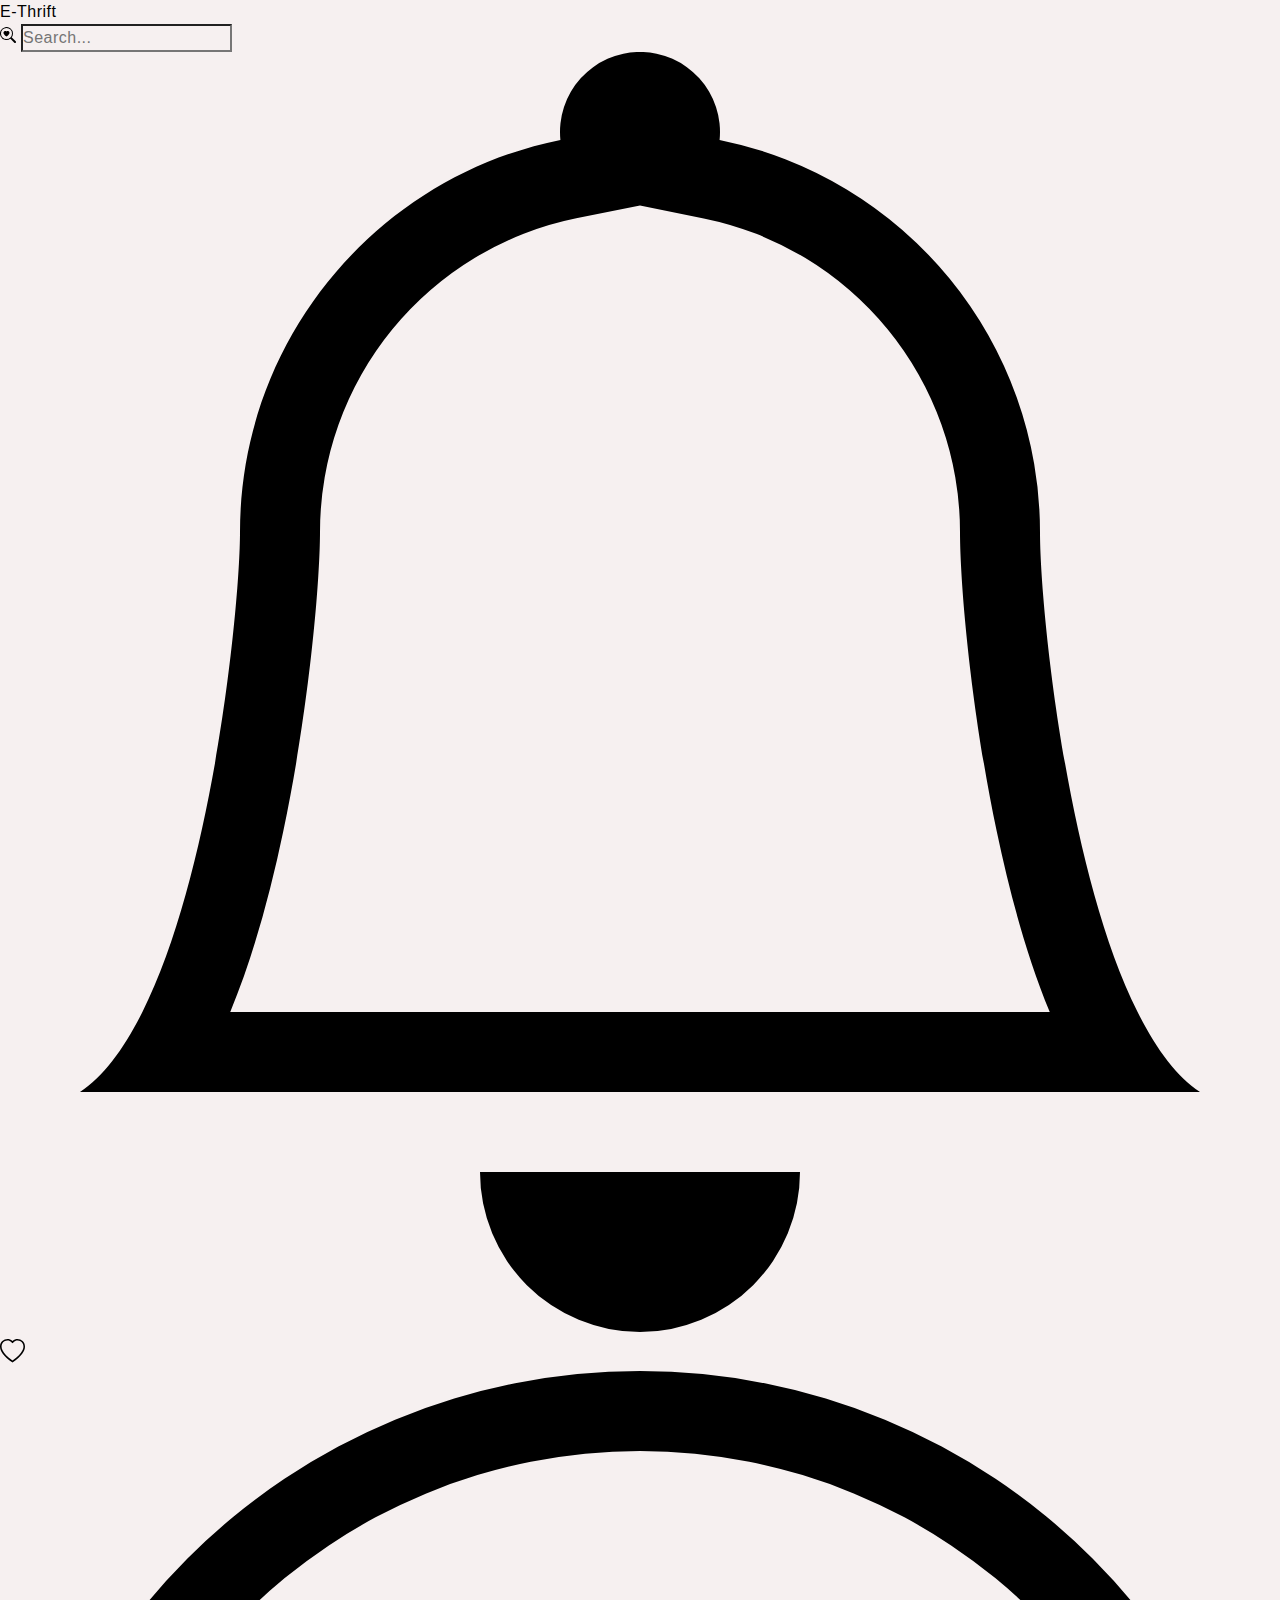
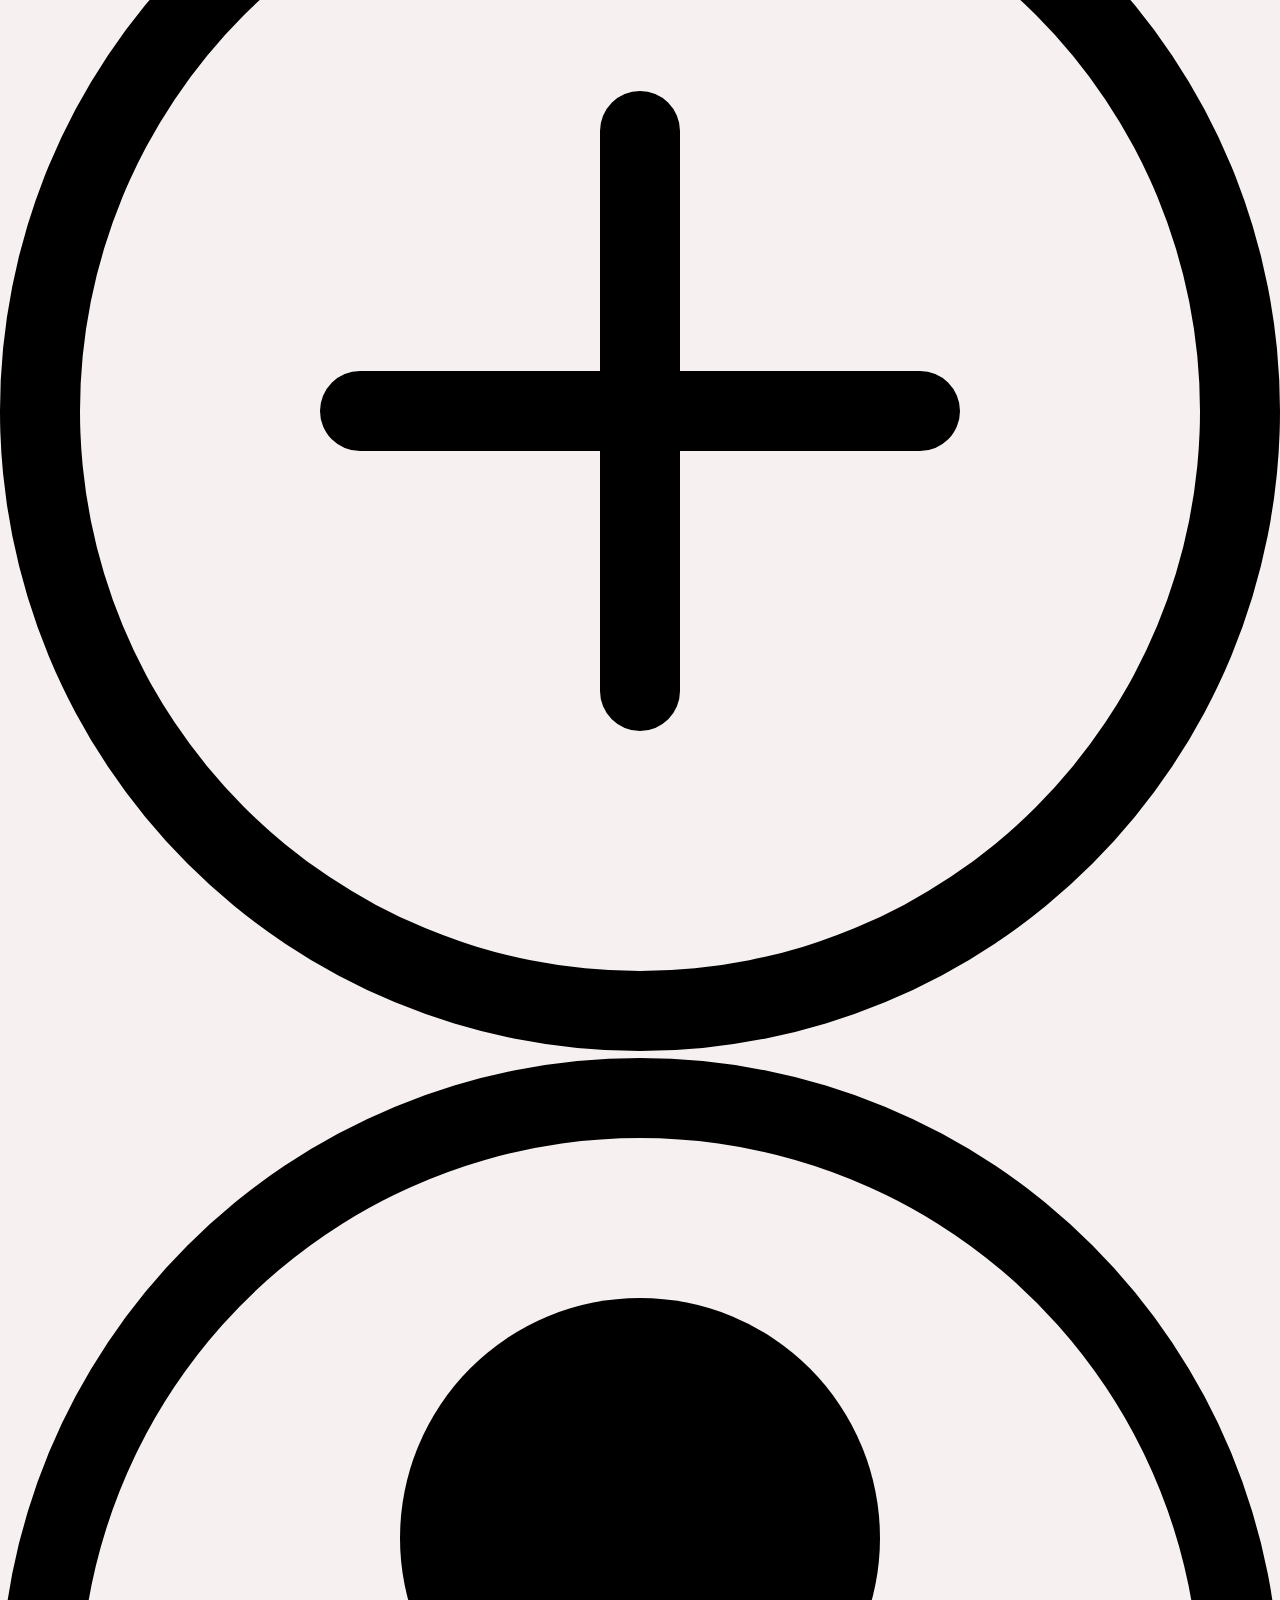
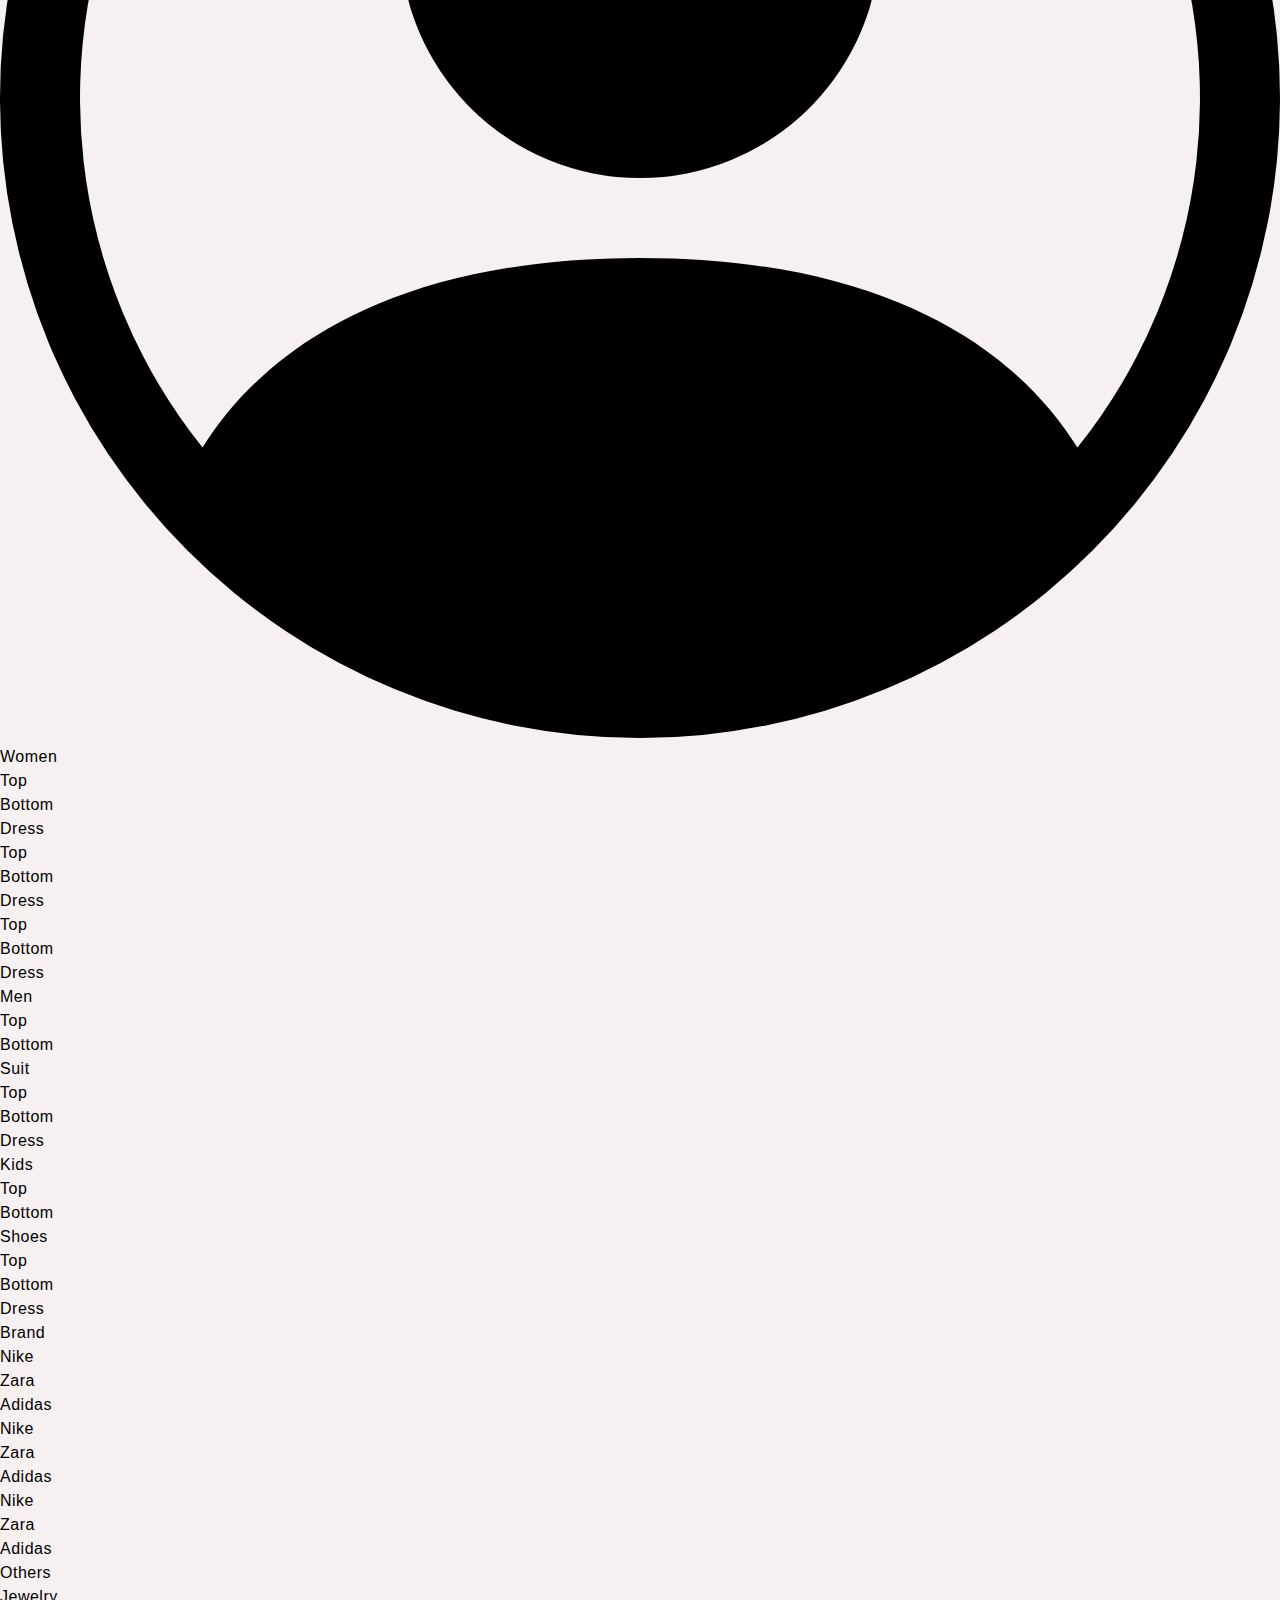
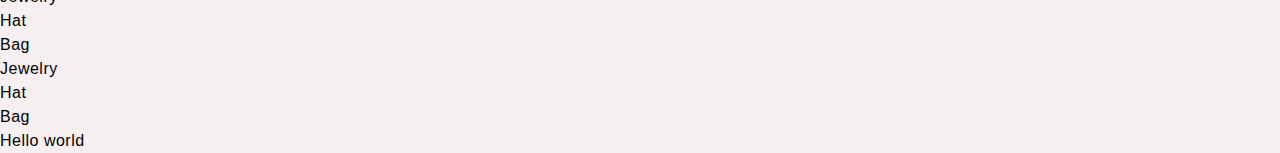
<file: account.html>
<!DOCTYPE html>
<html lang="en">
<head>
    <meta charset="UTF-8">
    <meta name="viewport" content="width=device-width, initial-scale=1.0">
    <title>E-Thrift Header</title>
    <link rel="icon" type="image/favicon" href="public/favicon.ico" />
    <link rel="stylesheet" href="global.css">
    <link rel="stylesheet" href="account.css">
</head>
<body>
    <header class="header">
        <div class="top-header">
            <div class="logo">
                <a href="#">E-Thrift</a>
            </div>
            <div class="search-box">
                <svg width="16" height="16" fill="currentColor"  viewBox="0 0 16 16">
                    <path d="M6.5 4.482c1.664-1.673 5.825 1.254 0 5.018-5.825-3.764-1.664-6.69 0-5.018"/>
                    <path d="M13 6.5a6.47 6.47 0 0 1-1.258 3.844q.06.044.115.098l3.85 3.85a1 1 0 0 1-1.414 1.415l-3.85-3.85a1 1 0 0 1-.1-.115h.002A6.5 6.5 0 1 1 13 6.5M6.5 12a5.5 5.5 0 1 0 0-11 5.5 5.5 0 0 0 0 11"/>
                  </svg>
                <input type="text" placeholder="Search...">
            </div>
            <div class="icons"> 
                <a href="">
                    <svg  fill="currentColor"  viewBox="0 0 16 16">
                        <path d="M8 16a2 2 0 0 0 2-2H6a2 2 0 0 0 2 2M8 1.918l-.797.161A4 4 0 0 0 4 6c0 .628-.134 2.197-.459 3.742-.16.767-.376 1.566-.663 2.258h10.244c-.287-.692-.502-1.49-.663-2.258C12.134 8.197 12 6.628 12 6a4 4 0 0 0-3.203-3.92zM14.22 12c.223.447.481.801.78 1H1c.299-.199.557-.553.78-1C2.68 10.2 3 6.88 3 6c0-2.42 1.72-4.44 4.005-4.901a1 1 0 1 1 1.99 0A5 5 0 0 1 13 6c0 .88.32 4.2 1.22 6"/>
                      </svg>
                </a>               
                <a href="#">
                    <!-- Heart Icon -->
                    <svg  width="25" height="25" fill="currentColor"  viewBox="0 0 16 16">
                        <path d="m8 2.748-.717-.737C5.6.281 2.514.878 1.4 3.053c-.523 1.023-.641 2.5.314 4.385.92 1.815 2.834 3.989 6.286 6.357 3.452-2.368 5.365-4.542 6.286-6.357.955-1.886.838-3.362.314-4.385C13.486.878 10.4.28 8.717 2.01zM8 15C-7.333 4.868 3.279-3.04 7.824 1.143q.09.083.176.171a3 3 0 0 1 .176-.17C12.72-3.042 23.333 4.867 8 15"/>
                    </svg>
                </a>
                <a href="#">
                    <!-- Plus Icon -->
                <svg  fill="currentColor"  viewBox="0 0 16 16">
                        <path d="M8 15A7 7 0 1 1 8 1a7 7 0 0 1 0 14m0 1A8 8 0 1 0 8 0a8 8 0 0 0 0 16"/>
                        <path d="M8 4a.5.5 0 0 1 .5.5v3h3a.5.5 0 0 1 0 1h-3v3a.5.5 0 0 1-1 0v-3h-3a.5.5 0 0 1 0-1h3v-3A.5.5 0 0 1 8 4"/>
                      </svg>
                </a>
                <a href="#">
                    <!-- User Icon -->
                <svg  fill="currentColor" viewBox="0 0 16 16">
                    <path d="M11 6a3 3 0 1 1-6 0 3 3 0 0 1 6 0"/>
                    <path fill-rule="evenodd" d="M0 8a8 8 0 1 1 16 0A8 8 0 0 1 0 8m8-7a7 7 0 0 0-5.468 11.37C3.242 11.226 4.805 10 8 10s4.757 1.225 5.468 2.37A7 7 0 0 0 8 1"/>
                  </svg>
                </a>
            </div>
        </div>
        <div class="category">
            <ul class="category-list">
                <li class="cat-item">
                    <a href="/category">Women</a>
                    <ul class="dropdown">
                        <li><a href="/product">Top</a></li>
                        <li><a href="/product">Bottom</a></li>
                        <li><a href="/product">Dress</a></li>
                        <li><a href="/product">Top</a></li>
                        <li><a href="/product">Bottom</a></li>
                        <li><a href="/product">Dress</a></li>
                        <li><a href="/product">Top</a></li>
                        <li><a href="/product">Bottom</a></li>
                        <li><a href="/product">Dress</a></li>
                    </ul>
                </li>
                <li class="cat-item">
                    <a href="/category">Men</a>
                    <ul class="dropdown">
                        <li><a href="/product">Top</a></li>
                        <li><a href="/product">Bottom</a></li>
                        <li><a href="/product">Suit</a></li>
                        <li><a href="/product">Top</a></li>
                        <li><a href="/product">Bottom</a></li>
                        <li><a href="/product">Dress</a></li>
                    </ul>
                </li>
                <li class="cat-item">
                    <a href="/category">Kids</a>
                    <ul class="dropdown">
                        <li><a href="/product">Top</a></li>
                        <li><a href="/product">Bottom</a></li>
                        <li><a href="/product">Shoes</a></li>
                        <li><a href="/product">Top</a></li>
                        <li><a href="/product">Bottom</a></li>
                        <li><a href="/product">Dress</a></li>
                    </ul>
                </li>
                <li class="cat-item">
                    <a href="/category">Brand</a>
                    <ul class="dropdown">
                        <li><a href="/product">Nike</a></li>
                        <li><a href="/product">Zara</a></li>
                        <li><a href="/product">Adidas</a></li>
                        <li><a href="/product">Nike</a></li>
                        <li><a href="/product">Zara</a></li>
                        <li><a href="/product">Adidas</a></li>
                        <li><a href="/product">Nike</a></li>
                        <li><a href="/product">Zara</a></li>
                        <li><a href="/product">Adidas</a></li>
                    </ul>
                </li>
                <li class="cat-item">
                    <a href="/category">Others</a>
                    <ul class="dropdown">
                        <li><a href="/product">Jewelry</a></li>
                        <li><a href="/product">Hat</a></li>
                        <li><a href="/product">Bag</a></li>
                        <li><a href="/product">Jewelry</a></li>
                        <li><a href="/product">Hat</a></li>
                        <li><a href="/product">Bag</a></li>
                    </ul>
                </li>
            </ul>
        </div>
    </header>   
    <section class="profile">
        Hello world
    </section>
    <section>

    </section>
</body>
</html>
</file>
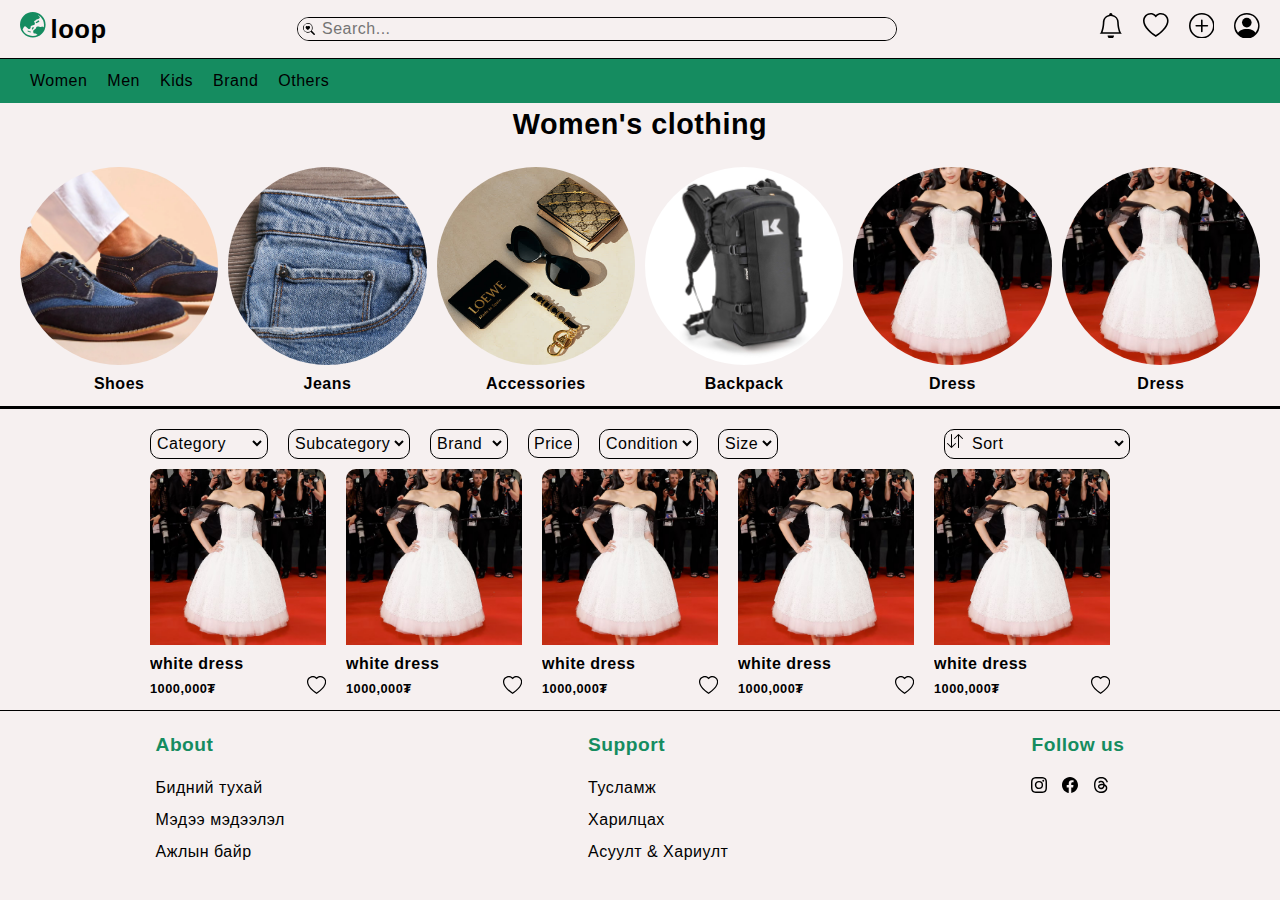
<file: category.html>
<!DOCTYPE html>
<html lang="en">
<head>
    <meta charset="UTF-8">
    <meta name="viewport" content="width=device-width, initial-scale=1.0">
    <title>E-Thrift Header</title>
    <link rel="icon" type="image/favicon" href="public/favicon.ico" />
    <link rel="stylesheet" href="global.css">
    <link rel="stylesheet" href="post.css">
    <link rel="stylesheet" href="footer.css">
    <link rel="stylesheet" href="header.css">
    <link rel="stylesheet" href="category.css">
</head>
<body>
   <!-- Header-->
  <header class="header">
    <nav class="header-top-nav">
      <ul class="header-top">
          <!--Logo container-->
          <li class="logo-container">
              <a class="logo" href="./index.html">
                  <svg fill="currentColor"  viewBox="0 0 16 16">
                  <path d="m10.495 6.92 1.278-.619a.483.483 0 0 0 .126-.782c-.252-.244-.682-.139-.932.107-.23.226-.513.373-.816.53l-.102.054c-.338.178-.264.626.1.736a.48.48 0 0 0 .346-.027ZM7.741 9.808V9.78a.413.413 0 1 1 .783.183l-.22.443a.6.6 0 0 1-.12.167l-.193.185a.36.36 0 1 1-.5-.516l.112-.108a.45.45 0 0 0 .138-.326M5.672 12.5l.482.233A.386.386 0 1 0 6.32 12h-.416a.7.7 0 0 1-.419-.139l-.277-.206a.302.302 0 1 0-.298.52z"/>
                  <path d="M8 0a8 8 0 1 0 0 16A8 8 0 0 0 8 0M1.612 10.867l.756-1.288a1 1 0 0 1 1.545-.225l1.074 1.005a.986.986 0 0 0 1.36-.011l.038-.037a.88.88 0 0 0 .26-.755c-.075-.548.37-1.033.92-1.099.728-.086 1.587-.324 1.728-.957.086-.386-.114-.83-.361-1.2-.207-.312 0-.8.374-.8.123 0 .24-.055.318-.15l.393-.474c.196-.237.491-.368.797-.403.554-.064 1.407-.277 1.583-.973.098-.391-.192-.634-.484-.88-.254-.212-.51-.426-.515-.741a7 7 0 0 1 3.425 7.692 1 1 0 0 0-.087-.063l-.316-.204a1 1 0 0 0-.977-.06l-.169.082a1 1 0 0 1-.741.051l-1.021-.329A1 1 0 0 0 11.205 9h-.165a1 1 0 0 0-.945.674l-.172.499a1 1 0 0 1-.404.514l-.802.518a1 1 0 0 0-.458.84v.455a1 1 0 0 0 1 1h.257a1 1 0 0 1 .542.16l.762.49a1 1 0 0 0 .283.126 7 7 0 0 1-9.49-3.409Z"/>
                  </svg>
                  <span class="logo-text">loop</span>
              </a>
          </li>
          <!--Search container-->            
          <li class="search-box">
                  <svg width="16" height="16" fill="currentColor"  viewBox="0 0 16 16">
                      <path d="M6.5 4.482c1.664-1.673 5.825 1.254 0 5.018-5.825-3.764-1.664-6.69 0-5.018"/>
                      <path d="M13 6.5a6.47 6.47 0 0 1-1.258 3.844q.06.044.115.098l3.85 3.85a1 1 0 0 1-1.414 1.415l-3.85-3.85a1 1 0 0 1-.1-.115h.002A6.5 6.5 0 1 1 13 6.5M6.5 12a5.5 5.5 0 1 0 0-11 5.5 5.5 0 0 0 0 11"/>
                  </svg>
                  <input type="text" placeholder="Search...">
          </li>
          <!--Bell icon-->
          <li class="icons">
              <a href="">
            <svg  fill="currentColor"  viewBox="0 0 16 16">
              <path d="M8 16a2 2 0 0 0 2-2H6a2 2 0 0 0 2 2M8 1.918l-.797.161A4 4 0 0 0 4 6c0 .628-.134 2.197-.459 3.742-.16.767-.376 1.566-.663 2.258h10.244c-.287-.692-.502-1.49-.663-2.258C12.134 8.197 12 6.628 12 6a4 4 0 0 0-3.203-3.92zM14.22 12c.223.447.481.801.78 1H1c.299-.199.557-.553.78-1C2.68 10.2 3 6.88 3 6c0-2.42 1.72-4.44 4.005-4.901a1 1 0 1 1 1.99 0A5 5 0 0 1 13 6c0 .88.32 4.2 1.22 6"/>
            </svg>
          </a> 
          </li>
          <!--Heart icon-->
           <li class="icons">
              <a href="">
                  <svg  fill="currentColor"  viewBox="0 0 16 16">
                      <path d="m8 2.748-.717-.737C5.6.281 2.514.878 1.4 3.053c-.523 1.023-.641 2.5.314 4.385.92 1.815 2.834 3.989 6.286 6.357 3.452-2.368 5.365-4.542 6.286-6.357.955-1.886.838-3.362.314-4.385C13.486.878 10.4.28 8.717 2.01zM8 15C-7.333 4.868 3.279-3.04 7.824 1.143q.09.083.176.171a3 3 0 0 1 .176-.17C12.72-3.042 23.333 4.867 8 15"/>
                  </svg>
              </a>
           </li>
          <!--Plus icon-->
          <li class="icons">
             <a href="./form.html">
              <svg  fill="currentColor"  viewBox="0 0 16 16">
                  <path d="M8 15A7 7 0 1 1 8 1a7 7 0 0 1 0 14m0 1A8 8 0 1 0 8 0a8 8 0 0 0 0 16"/>
                  <path d="M8 4a.5.5 0 0 1 .5.5v3h3a.5.5 0 0 1 0 1h-3v3a.5.5 0 0 1-1 0v-3h-3a.5.5 0 0 1 0-1h3v-3A.5.5 0 0 1 8 4"/>
              </svg>
              </a> 
          </li>
          <!--Avatar icon-->
          <li class="icons">
              <a href="./profile.html">
                  <svg  fill="currentColor" viewBox="0 0 16 16">
                      <path d="M11 6a3 3 0 1 1-6 0 3 3 0 0 1 6 0"/>
                      <path fill-rule="evenodd" d="M0 8a8 8 0 1 1 16 0A8 8 0 0 1 0 8m8-7a7 7 0 0 0-5.468 11.37C3.242 11.226 4.805 10 8 10s4.757 1.225 5.468 2.37A7 7 0 0 0 8 1"/>
                  </svg>
              </a>
          </li>
      </ul>
    </nav>
    <nav class="header-cat-nav">
          <ul class="cat-list">
              <li class="cat-item">
                  <a href="./category.html">Women</a>
                  <ul class="dropdown">
                      <li><a href="./product.html">Top</a></li>
                      <li><a href="./product.html">Bottom</a></li>
                      <li><a href="./product.html">Dress</a></li>
                      <li><a href="./product.html">Top</a></li>
                      <li><a href="./product.html">Bottom</a></li>
                      <li><a href="./product.html">Dress</a></li>
                      <li><a href="./product.html">Top</a></li>
                      <li><a href="./product.html">Bottom</a></li>
                      <li><a href="./product.html">Dress</a></li>
                  </ul>
              </li>
              <li class="cat-item">
                  <a href="./category.html">Men</a>
                  <ul class="dropdown">
                      <li><a href="./product.html">Top</a></li>
                      <li><a href="./product.html">Bottom</a></li>
                      <li><a href="./product.html">Suit</a></li>
                      <li><a href="./product.html">Top</a></li>
                      <li><a href="./product.html">Bottom</a></li>
                      <li><a href="./product.html">Dress</a></li>
                  </ul>
              </li>
              <li class="cat-item">
                  <a href="./category.html">Kids</a>
                  <ul class="dropdown">
                      <li><a href="./product.html">Top</a></li>
                      <li><a href="./product.html">Bottom</a></li>
                      <li><a href="./product.html">Shoes</a></li>
                      <li><a href="./product.html">Top</a></li>
                      <li><a href="./product.html">Bottom</a></li>
                      <li><a href="./product.html">Dress</a></li>
                  </ul>
              </li>
              <li class="cat-item">
                  <a href="./category.html">Brand</a>
                  <ul class="dropdown">
                      <li><a href="./product.html">Nike</a></li>
                      <li><a href="./product.html">Zara</a></li>
                      <li><a href="./product.html">Adidas</a></li>
                      <li><a href="./product.html">Nike</a></li>
                      <li><a href="./product.html">Zara</a></li>
                      <li><a href="./product.html">Adidas</a></li>
                      <li><a href="./product.html">Nike</a></li>
                      <li><a href="./product.html">Zara</a></li>
                      <li><a href="./product.html">Adidas</a></li>
                  </ul>
              </li>
              <li class="cat-item">
                  <a href="./category.html">Others</a>
                  <ul class="dropdown">
                      <li><a href="./product.html">Jewelry</a></li>
                      <li><a href="./product.html">Hat</a></li>
                      <li><a href="./product.html">Bag</a></li>
                      <li><a href="./product.html">Jewelry</a></li>
                      <li><a href="./product.html">Hat</a></li>
                      <li><a href="./product.html">Bag</a></li>
                  </ul>
              </li>
          </ul>
      </nav>
  </header>
  <!--Main container-->
    <main class="main-container">
      <h1>Women's clothing</h1>
      <!--Categories-->
      <section id="shop-by-category">
        <ul class="category-grid">
          <li>
            <article class="category-card">
              <img src="public/shoes.jpg" alt="Shoes" />
              <h3>Shoes</h3>
            </article>
          </li>
          <li>
            <article class="category-card">
              <img src="public/jeans.jpg" alt="Jeans" />
              <h3>Jeans</h3>
            </article>
          </li>
          <li>
            <article class="category-card">
              <img src="public/accessories.jpg" alt="Accessories" />
              <h3>Accessories</h3>
            </article>
          </li>    
          <li>
            <article class="category-card">
              <img src="public/backpack.jpg" alt="Backpack" />
              <h3>Backpack</h3>
            </article>
          </li>
          <li>
            <article class="category-card">
              <img src="public/dress.png" alt="Outfit" />
              <h3>Dress</h3>
            </article>
          </li>
           <li>
              <article class="category-card">
                <img src="public/dress.png" alt="Dress" />
                <h3>Dress</h3>
            </article>
           </li>       
        </ul>
      </section>
     <!--Sort and Filter--> 
    <section class="main-container">
      <!--It contains filter and sort buttons-->
      <nav class="filter-sort-container">
        <!--Filter desktop-->
        <ul class="filter">
          <li class="filter-item">
            <select id="category">
              <option value="all">Category</option>
              <option value="clothing">Clothing</option>
              <option value="shoes">Shoes</option>
              <option value="accessories">Accessories</option>
            </select>
          </li>
          <li class="filter-item">
            <select id="subcategory">
              <option value="all">Subcategory</option>
              <option value="clothing">Clothing</option>
              <option value="shoes">Shoes</option>
              <option value="accessories">Accessories</option>
            </select>
          </li>
          <li class="filter-item">
            <select id="category">
              <option value="brand">Brand</option>
              <option value="clothing">Gucci</option>
              <option value="shoes">Zara</option>
              <option value="accessories">Adidas</option>
            </select>
          </li>
          <li class="price-filter">
              <a class="price-toggle">Price</a>
              <div class="price-inputs">
                <input type="number" placeholder="Min ₮">
                <span>–</span>
                <input type="number" placeholder="Max ₮">
              </div>
          </li>
          <li class="filter-item">
            <select id="category">
              <option value="all">Condition</option>
              <option value="new">New</option>
              <option value="old">Old</option>
            </select>
          </li>
          <li class="filter-item">
            <select id="size" >
              <option value="all">Size</option>
              <option value="s">S</option>
              <option value="m">M</option>
              <option value="l">L</option>
            </select>
          </li>
        </ul>
        <!--Filter mobile-->
        <li class="filter-mobile">
          <svg  width="16" height="16" fill="currentColor"  viewBox="0 0 16 16">
            <path d="M1.5 1.5A.5.5 0 0 1 2 1h12a.5.5 0 0 1 .5.5v2a.5.5 0 0 1-.128.334L10 8.692V13.5a.5.5 0 0 1-.342.474l-3 1A.5.5 0 0 1 6 14.5V8.692L1.628 3.834A.5.5 0 0 1 1.5 3.5zm1 .5v1.308l4.372 4.858A.5.5 0 0 1 7 8.5v5.306l2-.666V8.5a.5.5 0 0 1 .128-.334L13.5 3.308V2z"/>
          </svg>
          <select>
            <option hidden selected>Filter</option>
            <option value="clothing">Clothing</option>
            <option value="shoes">Shoes</option>
            <option value="accessories">Accessories</option>
          </select>
        </li>
        <!--Sort-->
        <li class="sort">
          <svg  width="16" height="16" fill="currentColor" viewBox="0 0 16 16">
            <path fill-rule="evenodd" d="M11.5 15a.5.5 0 0 0 .5-.5V2.707l3.146 3.147a.5.5 0 0 0 .708-.708l-4-4a.5.5 0 0 0-.708 0l-4 4a.5.5 0 1 0 .708.708L11 2.707V14.5a.5.5 0 0 0 .5.5m-7-14a.5.5 0 0 1 .5.5v11.793l3.146-3.147a.5.5 0 0 1 .708.708l-4 4a.5.5 0 0 1-.708 0l-4-4a.5.5 0 0 1 .708-.708L4 13.293V1.5a.5.5 0 0 1 .5-.5"/>
          </svg>
            <select >
              <option hidden selected>Sort</option>
              <option value="newest">Newest</option>
              <option value="price-low-high">Price: Low to High</option>
              <option value="price-high-low">Price: High to Low</option>
            </select>
        </li>
      </nav>     
      <!--Post content--> 
      <ul class="post-content">
        <li>
          <article href="./product.html" class="post-card">
              <img src="./public/dress.png" alt="dress">
              <h3>white dress</h3>
              <h4>1000,000₮</h4>
              <svg   fill="currentColor"  viewBox="0 0 16 16">
                <path d="m8 2.748-.717-.737C5.6.281 2.514.878 1.4 3.053c-.523 1.023-.641 2.5.314 4.385.92 1.815 2.834 3.989 6.286 6.357 3.452-2.368 5.365-4.542 6.286-6.357.955-1.886.838-3.362.314-4.385C13.486.878 10.4.28 8.717 2.01zM8 15C-7.333 4.868 3.279-3.04 7.824 1.143q.09.083.176.171a3 3 0 0 1 .176-.17C12.72-3.042 23.333 4.867 8 15"/>
              </svg>
            </article>
        </li>
        <li>
          <article href="./product.html" class="post-card">
              <img src="./public/dress.png" alt="dress">
              <h3>white dress</h3>
              <h4>1000,000₮</h4>
              <svg   fill="currentColor"  viewBox="0 0 16 16">
                <path d="m8 2.748-.717-.737C5.6.281 2.514.878 1.4 3.053c-.523 1.023-.641 2.5.314 4.385.92 1.815 2.834 3.989 6.286 6.357 3.452-2.368 5.365-4.542 6.286-6.357.955-1.886.838-3.362.314-4.385C13.486.878 10.4.28 8.717 2.01zM8 15C-7.333 4.868 3.279-3.04 7.824 1.143q.09.083.176.171a3 3 0 0 1 .176-.17C12.72-3.042 23.333 4.867 8 15"/>
              </svg>
            </article>
        </li>
        <li>
          <article href="./product.html" class="post-card">
              <img src="./public/dress.png" alt="dress">
              <h3>white dress</h3>
              <h4>1000,000₮</h4>
              <svg   fill="currentColor"  viewBox="0 0 16 16">
                <path d="m8 2.748-.717-.737C5.6.281 2.514.878 1.4 3.053c-.523 1.023-.641 2.5.314 4.385.92 1.815 2.834 3.989 6.286 6.357 3.452-2.368 5.365-4.542 6.286-6.357.955-1.886.838-3.362.314-4.385C13.486.878 10.4.28 8.717 2.01zM8 15C-7.333 4.868 3.279-3.04 7.824 1.143q.09.083.176.171a3 3 0 0 1 .176-.17C12.72-3.042 23.333 4.867 8 15"/>
              </svg>
            </article>
        </li>
        <li>
          <article href="./product.html" class="post-card">
              <img src="./public/dress.png" alt="dress">
              <h3>white dress</h3>
              <h4>1000,000₮</h4>
              <svg   fill="currentColor"  viewBox="0 0 16 16">
                <path d="m8 2.748-.717-.737C5.6.281 2.514.878 1.4 3.053c-.523 1.023-.641 2.5.314 4.385.92 1.815 2.834 3.989 6.286 6.357 3.452-2.368 5.365-4.542 6.286-6.357.955-1.886.838-3.362.314-4.385C13.486.878 10.4.28 8.717 2.01zM8 15C-7.333 4.868 3.279-3.04 7.824 1.143q.09.083.176.171a3 3 0 0 1 .176-.17C12.72-3.042 23.333 4.867 8 15"/>
              </svg>
            </article>
        </li>
        <li>
          <article href="./product.html" class="post-card">
              <img src="./public/dress.png" alt="dress">
              <h3>white dress</h3>
              <h4>1000,000₮</h4>
              <svg   fill="currentColor"  viewBox="0 0 16 16">
                <path d="m8 2.748-.717-.737C5.6.281 2.514.878 1.4 3.053c-.523 1.023-.641 2.5.314 4.385.92 1.815 2.834 3.989 6.286 6.357 3.452-2.368 5.365-4.542 6.286-6.357.955-1.886.838-3.362.314-4.385C13.486.878 10.4.28 8.717 2.01zM8 15C-7.333 4.868 3.279-3.04 7.824 1.143q.09.083.176.171a3 3 0 0 1 .176-.17C12.72-3.042 23.333 4.867 8 15"/>
              </svg>
            </article>
        </li>
       
      </ul> 
    </section>
    </main>
 <!-- Footer -->
 <footer class="footer-container">
  <nav class="footer-column">
    <h3>About</h3>
    <ul>
      <li><a href="#">Бидний тухай</a></li>
      <li><a href="#">Мэдээ мэдээлэл</a></li>
      <li><a href="#">Ажлын байр</a></li>
    </ul>
  </nav>
  <nav class="footer-column">
    <h3>Support</h3>
    <ul>
      <li><a href="#">Тусламж</a></li>
      <li><a href="#">Харилцах</a></li>
      <li><a href="#">Асуулт & Хариулт</a></li>
    </ul>
  </nav>
  <nav class="footer-column">
    <h3>Follow us</h3>
    <div class="social-icons">
      <a href="#"><svg width="16" height="16" fill="currentColor" class="bi bi-instagram" viewBox="0 0 16 16">
        <path d="M8 0C5.829 0 5.556.01 4.703.048 3.85.088 3.269.222 2.76.42a3.9 3.9 0 0 0-1.417.923A3.9 3.9 0 0 0 .42 2.76C.222 3.268.087 3.85.048 4.7.01 5.555 0 5.827 0 8.001c0 2.172.01 2.444.048 3.297.04.852.174 1.433.372 1.942.205.526.478.972.923 1.417.444.445.89.719 1.416.923.51.198 1.09.333 1.942.372C5.555 15.99 5.827 16 8 16s2.444-.01 3.298-.048c.851-.04 1.434-.174 1.943-.372a3.9 3.9 0 0 0 1.416-.923c.445-.445.718-.891.923-1.417.197-.509.332-1.09.372-1.942C15.99 10.445 16 10.173 16 8s-.01-2.445-.048-3.299c-.04-.851-.175-1.433-.372-1.941a3.9 3.9 0 0 0-.923-1.417A3.9 3.9 0 0 0 13.24.42c-.51-.198-1.092-.333-1.943-.372C10.443.01 10.172 0 7.998 0zm-.717 1.442h.718c2.136 0 2.389.007 3.232.046.78.035 1.204.166 1.486.275.373.145.64.319.92.599s.453.546.598.92c.11.281.24.705.275 1.485.039.843.047 1.096.047 3.231s-.008 2.389-.047 3.232c-.035.78-.166 1.203-.275 1.485a2.5 2.5 0 0 1-.599.919c-.28.28-.546.453-.92.598-.28.11-.704.24-1.485.276-.843.038-1.096.047-3.232.047s-2.39-.009-3.233-.047c-.78-.036-1.203-.166-1.485-.276a2.5 2.5 0 0 1-.92-.598 2.5 2.5 0 0 1-.6-.92c-.109-.281-.24-.705-.275-1.485-.038-.843-.046-1.096-.046-3.233s.008-2.388.046-3.231c.036-.78.166-1.204.276-1.486.145-.373.319-.64.599-.92s.546-.453.92-.598c.282-.11.705-.24 1.485-.276.738-.034 1.024-.044 2.515-.045zm4.988 1.328a.96.96 0 1 0 0 1.92.96.96 0 0 0 0-1.92m-4.27 1.122a4.109 4.109 0 1 0 0 8.217 4.109 4.109 0 0 0 0-8.217m0 1.441a2.667 2.667 0 1 1 0 5.334 2.667 2.667 0 0 1 0-5.334"/>
      </svg></a>
      <a href="#"><svg  width="16" height="16" fill="currentColor" class="bi bi-facebook" viewBox="0 0 16 16">
        <path d="M16 8.049c0-4.446-3.582-8.05-8-8.05C3.58 0-.002 3.603-.002 8.05c0 4.017 2.926 7.347 6.75 7.951v-5.625h-2.03V8.05H6.75V6.275c0-2.017 1.195-3.131 3.022-3.131.876 0 1.791.157 1.791.157v1.98h-1.009c-.993 0-1.303.621-1.303 1.258v1.51h2.218l-.354 2.326H9.25V16c3.824-.604 6.75-3.934 6.75-7.951"/>
      </svg></a>
      <a href="#"><svg width="16" height="16" fill="currentColor" class="bi bi-threads" viewBox="0 0 16 16">
        <path d="M6.321 6.016c-.27-.18-1.166-.802-1.166-.802.756-1.081 1.753-1.502 3.132-1.502.975 0 1.803.327 2.394.948s.928 1.509 1.005 2.644q.492.207.905.484c1.109.745 1.719 1.86 1.719 3.137 0 2.716-2.226 5.075-6.256 5.075C4.594 16 1 13.987 1 7.994 1 2.034 4.482 0 8.044 0 9.69 0 13.55.243 15 5.036l-1.36.353C12.516 1.974 10.163 1.43 8.006 1.43c-3.565 0-5.582 2.171-5.582 6.79 0 4.143 2.254 6.343 5.63 6.343 2.777 0 4.847-1.443 4.847-3.556 0-1.438-1.208-2.127-1.27-2.127-.236 1.234-.868 3.31-3.644 3.31-1.618 0-3.013-1.118-3.013-2.582 0-2.09 1.984-2.847 3.55-2.847.586 0 1.294.04 1.663.114 0-.637-.54-1.728-1.9-1.728-1.25 0-1.566.405-1.967.868ZM8.716 8.19c-2.04 0-2.304.87-2.304 1.416 0 .878 1.043 1.168 1.6 1.168 1.02 0 2.067-.282 2.232-2.423a6.2 6.2 0 0 0-1.528-.161"/>
      </svg></a>
    </div>
  </nav>
</div>
</footer> 
</body>
</html>
</file>
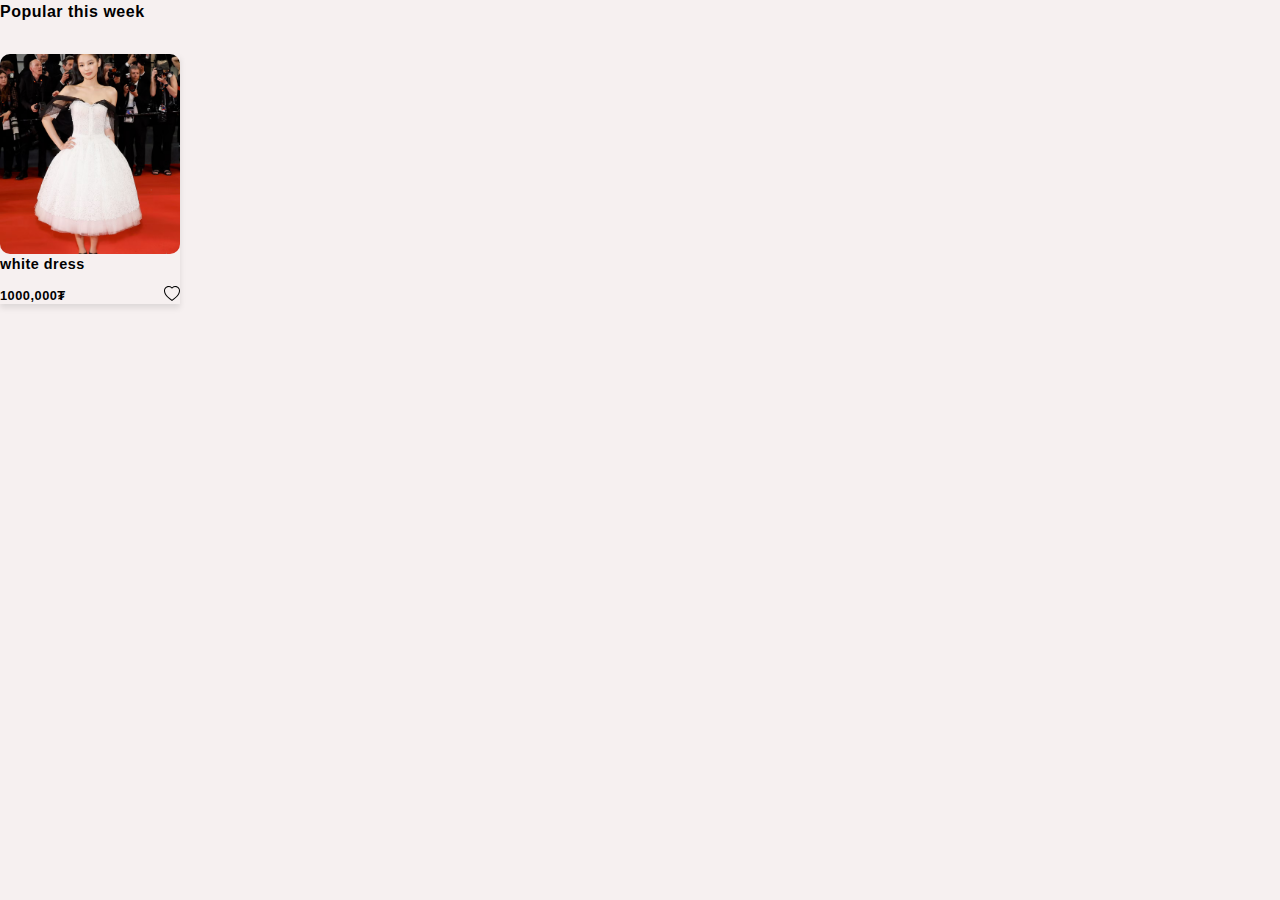
<file: example.html>
<!DOCTYPE html>
<html lang="en">
<head>
    <meta charset="UTF-8">
    <meta name="viewport" content="width=device-width, initial-scale=1.0">
    <title>Document</title>
    <link rel="stylesheet" href="example.css">
    <link rel="stylesheet" href="global.css">
</head>
<body>
    <section id="popular-this-week">
        <h2>Popular this week</h2>
        <ul class="post-content">
          <li>
             <article href="./product.html" class="post-card">
              <img src="./public/dress.png" alt="dress">
              <article class="card-bottom">
                      <h4>white dress</h4>
                      <h5>1000,000₮</h5>
                      <svg  fill="currentColor"  viewBox="0 0 16 16">
                          <path d="m8 2.748-.717-.737C5.6.281 2.514.878 1.4 3.053c-.523 1.023-.641 2.5.314 4.385.92 1.815 2.834 3.989 6.286 6.357 3.452-2.368 5.365-4.542 6.286-6.357.955-1.886.838-3.362.314-4.385C13.486.878 10.4.28 8.717 2.01zM8 15C-7.333 4.868 3.279-3.04 7.824 1.143q.09.083.176.171a3 3 0 0 1 .176-.17C12.72-3.042 23.333 4.867 8 15"/>
                      </svg>
              </article>
          </article>
          </li>       
        
      </ul> 
      </section>
</body>
</html>
</file>
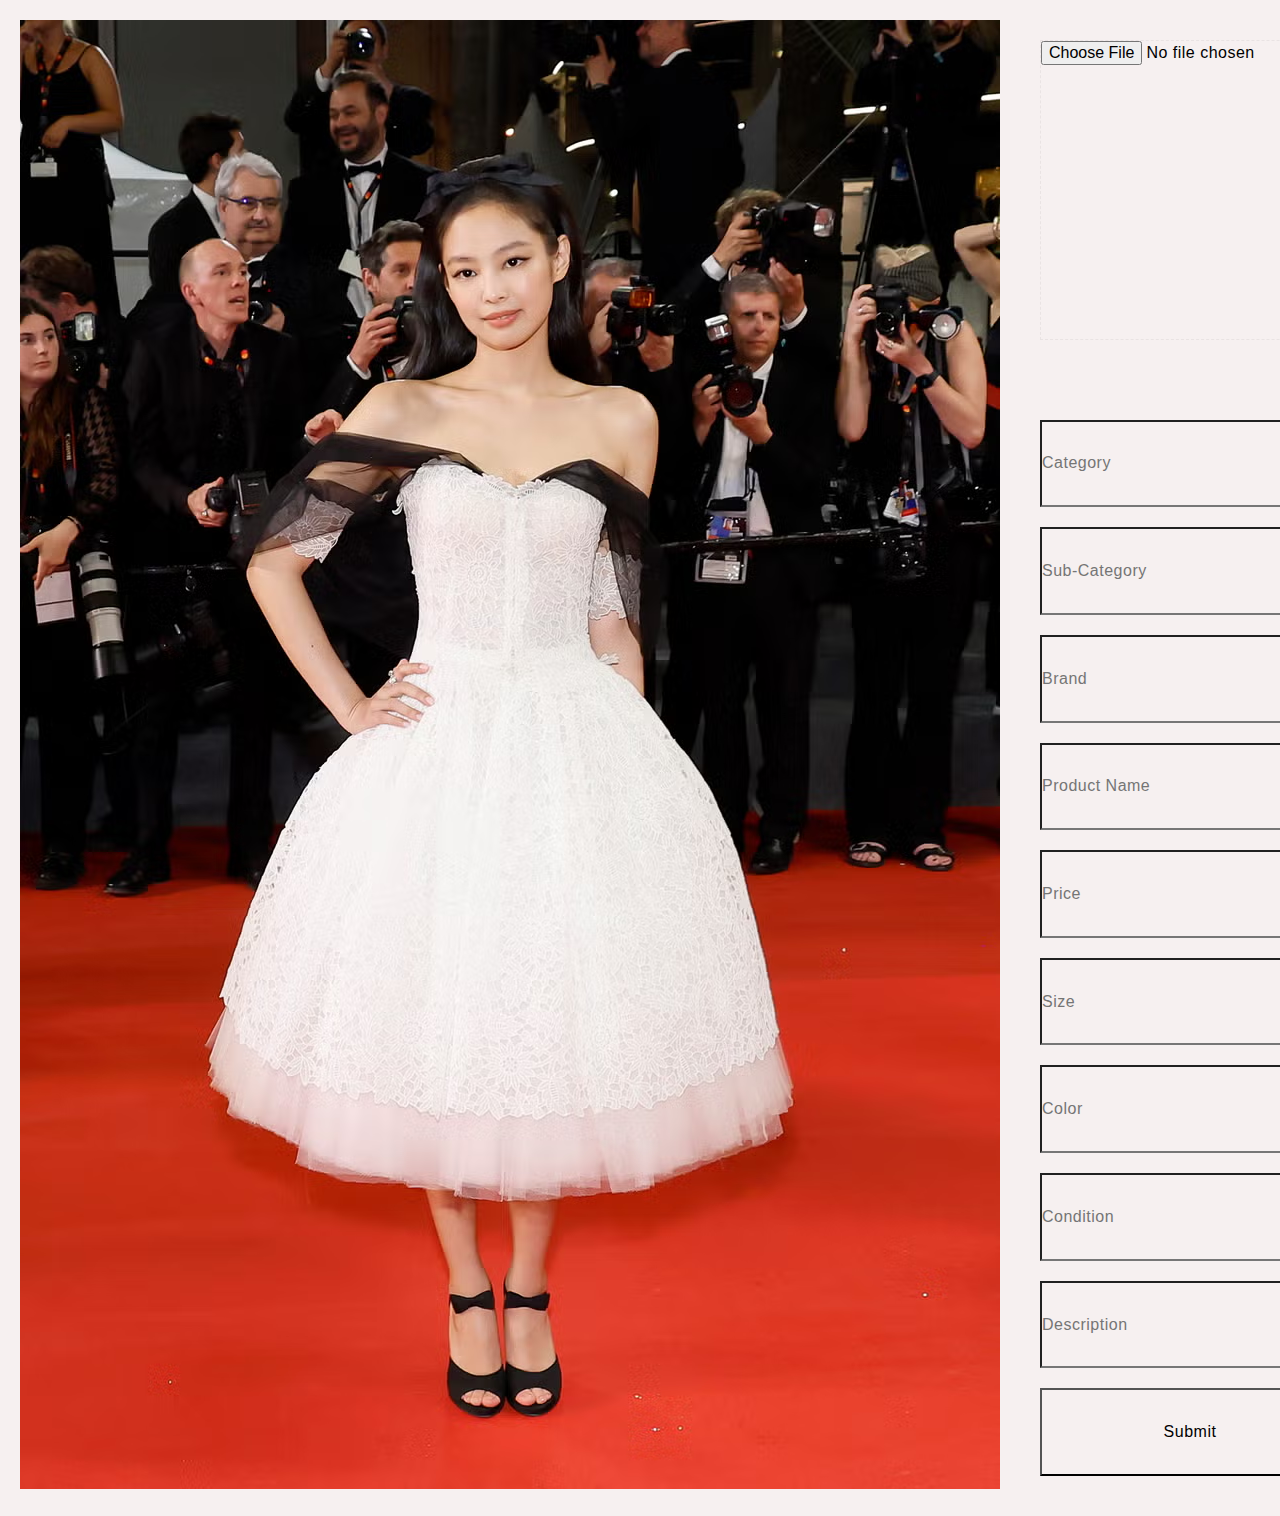
<file: form.html>
<!DOCTYPE html>
<html lang="en">
<head>
    <meta charset="UTF-8">
    <meta name="viewport" content="width=device-width, initial-scale=1.0">
    <title>Document</title>
    <link rel="stylesheet" href="global.css">
    <link rel="stylesheet" href="form.css">
</head>
<body>
    <div class="container">
        <div class="sub">
            <img src="./public/dress.png" alt="">
        </div>
        <form action="" class="form">
            <div class="image-upload">
                <input type="file" accept="image/png, image/jpeg">
            </div>
            <input type="text" placeholder="Category" required>
            <input type="text" placeholder="Sub-Category" required>
            <input type="text" placeholder="Brand">
            <input type="text" placeholder="Product Name" required>
            <input type="text" placeholder="Price" required>
            <input type="text"placeholder="Size">
            <input type="text" placeholder="Color">
            <input type="text" placeholder="Condition">
            <input type="text" placeholder="Description">
            <button type="submit"> Submit</button>
        </form>
    </div>
</body>
</html>
</file>
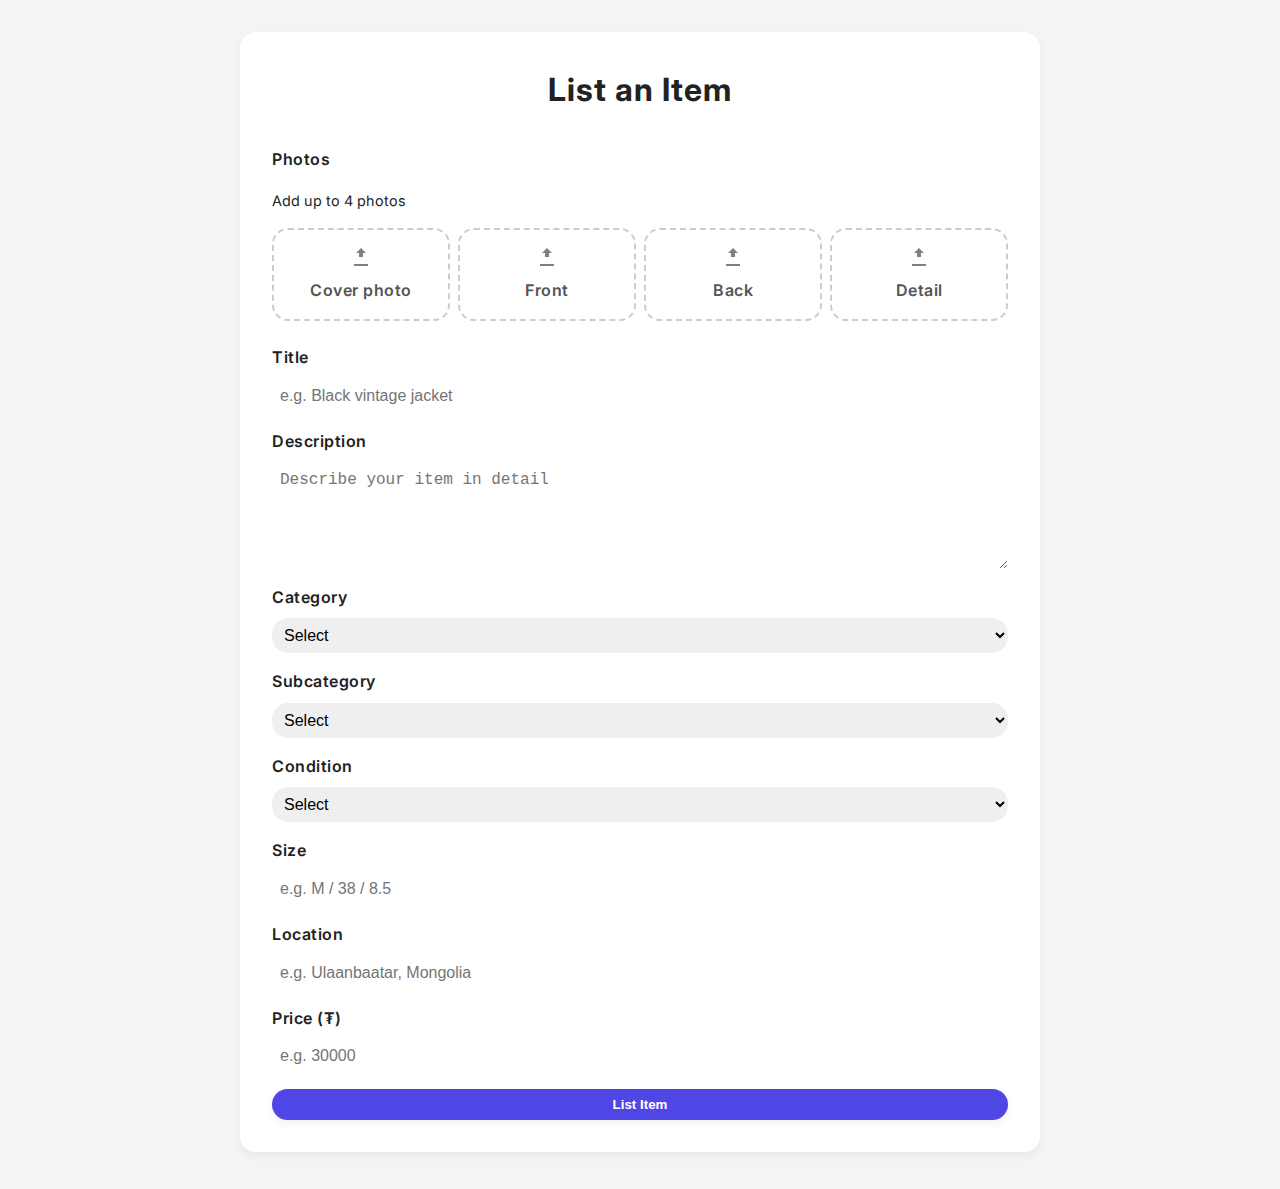
<file: list-item.html>
<!DOCTYPE html>
<html lang="en">
<head>
  <meta charset="UTF-8" />
  <meta name="viewport" content="width=device-width, initial-scale=1.0"/>
  <title>List an Item - eThrift</title>
  <link rel="stylesheet" href="list-item.css" />
</head>
<body>

  <main class="list-item-container">
    <h1>List an Item</h1>

    <form class="list-form">
      <div class="form-section photo-grid">
        <label class="photo-label">Photos</label>
        <p class="photo-subtext">Add up to 4 photos</p>

        <div class="photo-boxes">
          <label class="photo-box upload-box">
            <input type="file" accept="image/*" hidden>
            <span>Cover photo</span>
          </label>

          <label class="photo-box upload-box">
            <input type="file" accept="image/*" hidden>
            <span>Front</span>
          </label>

          <label class="photo-box upload-box">
            <input type="file" accept="image/*" hidden>
            <span>Back</span>
          </label>

          <label class="photo-box upload-box">
            <input type="file" accept="image/*" hidden>
            <span>Detail</span>
          </label>
        </div>
      </div>

      <div class="form-section">
        <label for="title">Title</label>
        <input type="text" id="title" placeholder="e.g. Black vintage jacket" required>
      </div>

      <div class="form-section">
        <label for="description">Description</label>
        <textarea id="description" rows="5" placeholder="Describe your item in detail" required></textarea>
      </div>

      <div class="form-section">
        <label for="category">Category</label>
        <select id="category" required>
          <option value="">Select</option>
          <option>Womenswear</option>
          <option>Menswear</option>
          <option>Footwear</option>
          <option>Accessories</option>
        </select>
      </div>

      <div class="form-section">
        <label for="subcategory">Subcategory</label>
        <select id="subcategory" required>
          <option value="">Select</option>
          <option>Shirts</option>
          <option>Jackets</option>
          <option>Pants</option>
          <option>Shoes</option>
          <option>Jewelry</option>
        </select>
      </div>

      <div class="form-section">
        <label for="condition">Condition</label>
        <select id="condition" required>
          <option value="">Select</option>
          <option>New</option>
          <option>Like New</option>
          <option>Good</option>
          <option>Used</option>
          <option>Heavily Used</option>
        </select>
      </div>

      <div class="form-section">
        <label for="size">Size</label>
        <input type="text" id="size" placeholder="e.g. M / 38 / 8.5" required>
      </div>

      <div class="form-section">
        <label for="location">Location</label>
        <input type="text" id="location" placeholder="e.g. Ulaanbaatar, Mongolia" required>
      </div>

      <div class="form-section">
        <label for="price">Price (₮)</label>
        <input type="number" id="price" placeholder="e.g. 30000" required>
      </div>

      <button type="submit" class="submit-btn">List Item</button>
    </form>
  </main>

</body>
</html>
</file>
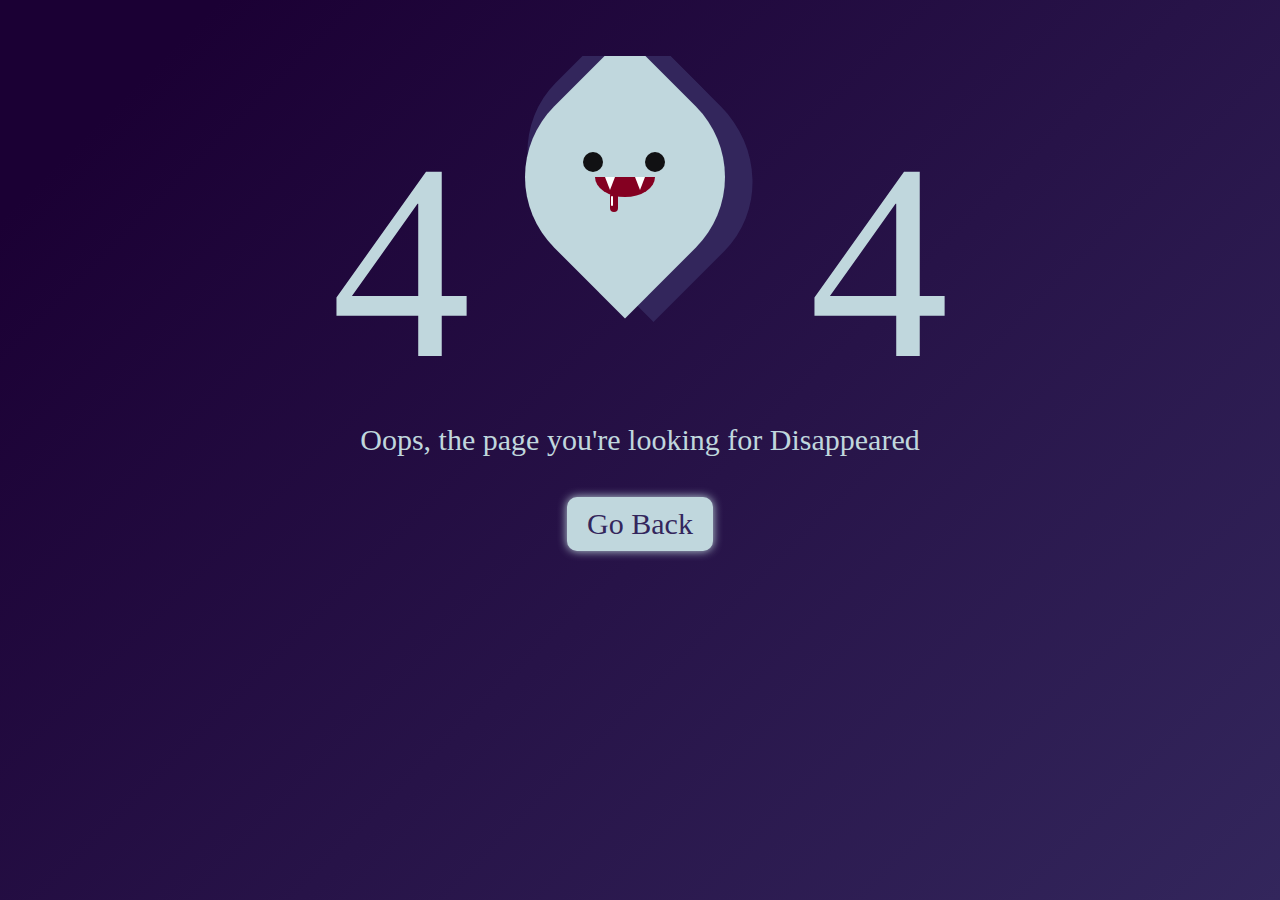
<file: pageNotFound.html>
<!DOCTYPE html>
<html lang="en">
<head>
    <meta charset="UTF-8">
    <meta name="viewport" content="width=device-width, initial-scale=1.0">
    <link rel="stylesheet" href="./pageNotFound.css">
    <title>Document</title>
</head>
<body>
    <div class="container">
	
        <div  class="error">
            <p class="p">4</p>
            <span class="dracula">			
                <div class="con">
                    <div class="hair"></div>
                    <div class="hair-r"></div>
                    <div class="head"></div>
                <div class="eye"></div>
                <div class="eye eye-r"></div>
                  <div class="mouth"></div>
                  <div class="blod"></div>
                  <div class="blod blod2"></div>
                </div>
            </span>
            <p class="p">4</p>
            
            <div class="page-ms">
                <p class="page-msg"> Oops, the page you're looking for Disappeared </p>
                <button class="go-back">Go Back</button>
            </div>
    </div>
        </div>
    
    <iframe style="width:0;height:0;border:0; border:none;" scrolling="no" frameborder="no" allow="autoplay" src="https://instaud.io/_/2Vvu.mp3"></iframe>
</body>
</html>
</file>
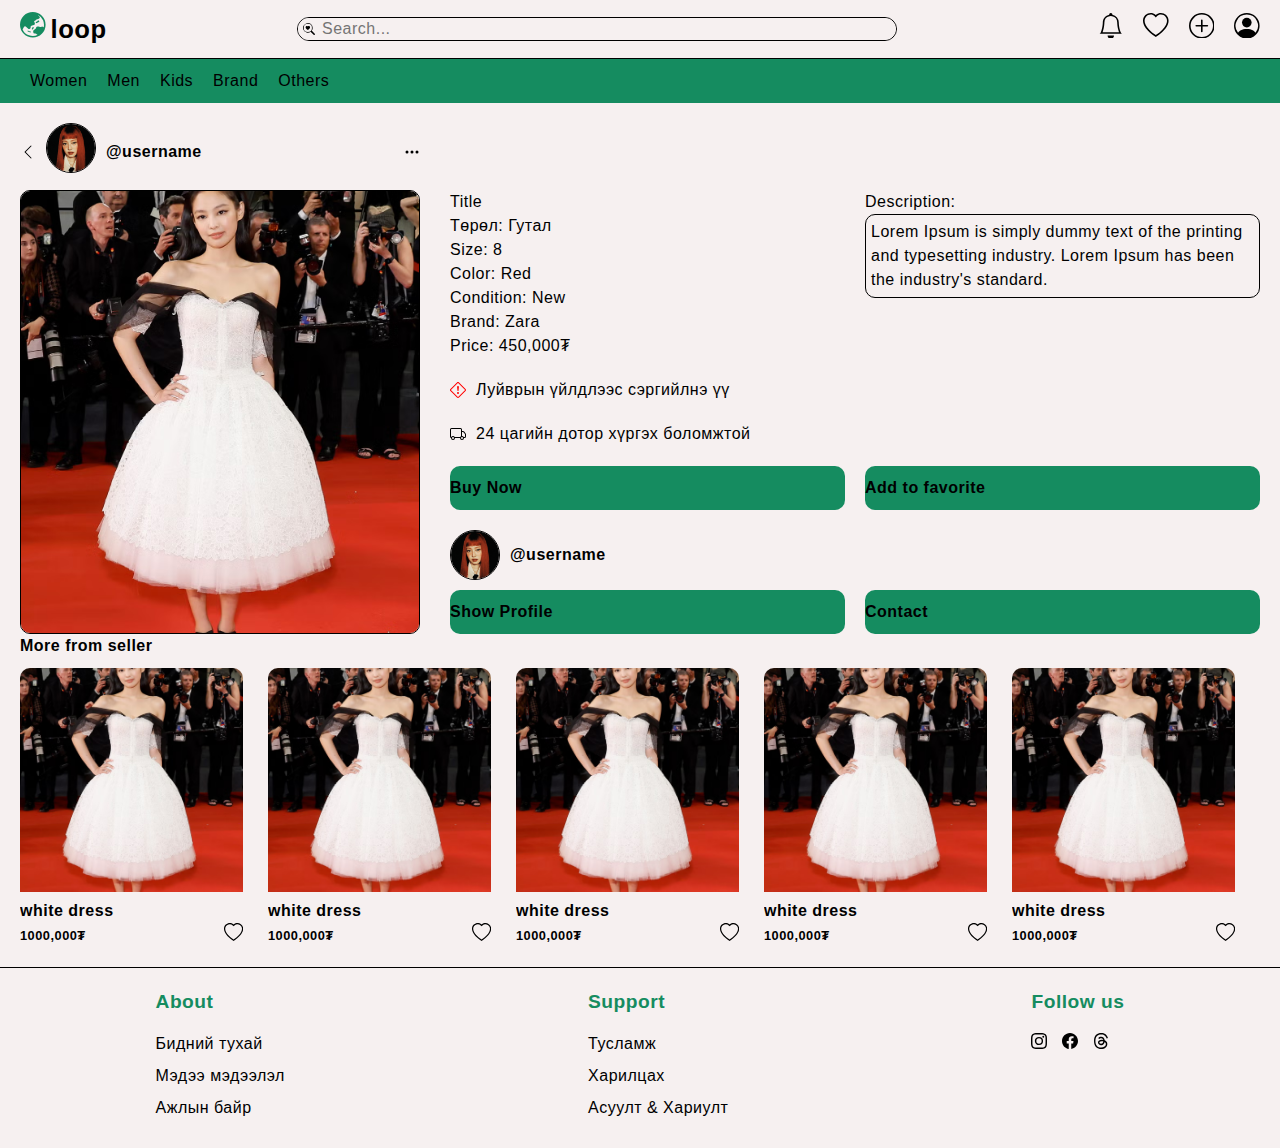
<file: product.html>
<!DOCTYPE html>
<html lang="en">
<head>
    <meta charset="UTF-8">
    <meta name="viewport" content="width=device-width, initial-scale=1.0">
    <title>E-Thrift Header</title>
    <link rel="icon" type="image/favicon" href="public/favicon.ico" />
    <link rel="stylesheet" href="global.css">
    <link rel="stylesheet" href="post.css">
    <link rel="stylesheet" href="footer.css">
    <link rel="stylesheet" href="header.css">
    <link rel="stylesheet" href="navbar.css">
    <link rel="stylesheet" href="product.css">
</head>
<body>
  <!-- Header -->
    <!-- Header-->
    <header class="header-top-nav">
      <ul class="header-top">
          <!--Logo container-->
          <li class="logo-container">
              <a class="logo" href="./index.html">
                  <svg fill="currentColor"  viewBox="0 0 16 16">
                  <path d="m10.495 6.92 1.278-.619a.483.483 0 0 0 .126-.782c-.252-.244-.682-.139-.932.107-.23.226-.513.373-.816.53l-.102.054c-.338.178-.264.626.1.736a.48.48 0 0 0 .346-.027ZM7.741 9.808V9.78a.413.413 0 1 1 .783.183l-.22.443a.6.6 0 0 1-.12.167l-.193.185a.36.36 0 1 1-.5-.516l.112-.108a.45.45 0 0 0 .138-.326M5.672 12.5l.482.233A.386.386 0 1 0 6.32 12h-.416a.7.7 0 0 1-.419-.139l-.277-.206a.302.302 0 1 0-.298.52z"/>
                  <path d="M8 0a8 8 0 1 0 0 16A8 8 0 0 0 8 0M1.612 10.867l.756-1.288a1 1 0 0 1 1.545-.225l1.074 1.005a.986.986 0 0 0 1.36-.011l.038-.037a.88.88 0 0 0 .26-.755c-.075-.548.37-1.033.92-1.099.728-.086 1.587-.324 1.728-.957.086-.386-.114-.83-.361-1.2-.207-.312 0-.8.374-.8.123 0 .24-.055.318-.15l.393-.474c.196-.237.491-.368.797-.403.554-.064 1.407-.277 1.583-.973.098-.391-.192-.634-.484-.88-.254-.212-.51-.426-.515-.741a7 7 0 0 1 3.425 7.692 1 1 0 0 0-.087-.063l-.316-.204a1 1 0 0 0-.977-.06l-.169.082a1 1 0 0 1-.741.051l-1.021-.329A1 1 0 0 0 11.205 9h-.165a1 1 0 0 0-.945.674l-.172.499a1 1 0 0 1-.404.514l-.802.518a1 1 0 0 0-.458.84v.455a1 1 0 0 0 1 1h.257a1 1 0 0 1 .542.16l.762.49a1 1 0 0 0 .283.126 7 7 0 0 1-9.49-3.409Z"/>
                  </svg>
                  <span class="logo-text">loop</span>
              </a>
          </li>
          <!--Search container-->            
          <li class="search-box">
                  <svg width="16" height="16" fill="currentColor"  viewBox="0 0 16 16">
                      <path d="M6.5 4.482c1.664-1.673 5.825 1.254 0 5.018-5.825-3.764-1.664-6.69 0-5.018"/>
                      <path d="M13 6.5a6.47 6.47 0 0 1-1.258 3.844q.06.044.115.098l3.85 3.85a1 1 0 0 1-1.414 1.415l-3.85-3.85a1 1 0 0 1-.1-.115h.002A6.5 6.5 0 1 1 13 6.5M6.5 12a5.5 5.5 0 1 0 0-11 5.5 5.5 0 0 0 0 11"/>
                  </svg>
                  <input type="text" placeholder="Search...">
          </li>
          <!--Bell icon-->
          <li class="icons">
              <a href="">
            <svg  fill="currentColor"  viewBox="0 0 16 16">
              <path d="M8 16a2 2 0 0 0 2-2H6a2 2 0 0 0 2 2M8 1.918l-.797.161A4 4 0 0 0 4 6c0 .628-.134 2.197-.459 3.742-.16.767-.376 1.566-.663 2.258h10.244c-.287-.692-.502-1.49-.663-2.258C12.134 8.197 12 6.628 12 6a4 4 0 0 0-3.203-3.92zM14.22 12c.223.447.481.801.78 1H1c.299-.199.557-.553.78-1C2.68 10.2 3 6.88 3 6c0-2.42 1.72-4.44 4.005-4.901a1 1 0 1 1 1.99 0A5 5 0 0 1 13 6c0 .88.32 4.2 1.22 6"/>
            </svg>
          </a> 
          </li>
          <!--Heart icon-->
           <li class="icons">
              <a href="">
                  <svg  fill="currentColor"  viewBox="0 0 16 16">
                      <path d="m8 2.748-.717-.737C5.6.281 2.514.878 1.4 3.053c-.523 1.023-.641 2.5.314 4.385.92 1.815 2.834 3.989 6.286 6.357 3.452-2.368 5.365-4.542 6.286-6.357.955-1.886.838-3.362.314-4.385C13.486.878 10.4.28 8.717 2.01zM8 15C-7.333 4.868 3.279-3.04 7.824 1.143q.09.083.176.171a3 3 0 0 1 .176-.17C12.72-3.042 23.333 4.867 8 15"/>
                  </svg>
              </a>
           </li>
          <!--Plus icon-->
          <li class="icons">
             <a href="./form.html">
              <svg  fill="currentColor"  viewBox="0 0 16 16">
                  <path d="M8 15A7 7 0 1 1 8 1a7 7 0 0 1 0 14m0 1A8 8 0 1 0 8 0a8 8 0 0 0 0 16"/>
                  <path d="M8 4a.5.5 0 0 1 .5.5v3h3a.5.5 0 0 1 0 1h-3v3a.5.5 0 0 1-1 0v-3h-3a.5.5 0 0 1 0-1h3v-3A.5.5 0 0 1 8 4"/>
              </svg>
              </a> 
          </li>
          <!--Avatar icon-->
          <li class="icons">
              <a href="./profile.html">
                  <svg  fill="currentColor" viewBox="0 0 16 16">
                      <path d="M11 6a3 3 0 1 1-6 0 3 3 0 0 1 6 0"/>
                      <path fill-rule="evenodd" d="M0 8a8 8 0 1 1 16 0A8 8 0 0 1 0 8m8-7a7 7 0 0 0-5.468 11.37C3.242 11.226 4.805 10 8 10s4.757 1.225 5.468 2.37A7 7 0 0 0 8 1"/>
                  </svg>
              </a>
          </li>
      </ul>
    </header>
    <nav class="header-cat-nav">
          <ul class="cat-list">
              <li class="cat-item">
                  <a href="./category.html">Women</a>
                  <ul class="dropdown">
                      <li><a href="./product.html">Top</a></li>
                      <li><a href="./product.html">Bottom</a></li>
                      <li><a href="./product.html">Dress</a></li>
                      <li><a href="./product.html">Top</a></li>
                      <li><a href="./product.html">Bottom</a></li>
                      <li><a href="./product.html">Dress</a></li>
                      <li><a href="./product.html">Top</a></li>
                      <li><a href="./product.html">Bottom</a></li>
                      <li><a href="./product.html">Dress</a></li>
                  </ul>
              </li>
              <li class="cat-item">
                  <a href="./category.html">Men</a>
                  <ul class="dropdown">
                      <li><a href="./product.html">Top</a></li>
                      <li><a href="./product.html">Bottom</a></li>
                      <li><a href="./product.html">Suit</a></li>
                      <li><a href="./product.html">Top</a></li>
                      <li><a href="./product.html">Bottom</a></li>
                      <li><a href="./product.html">Dress</a></li>
                  </ul>
              </li>
              <li class="cat-item">
                  <a href="./category.html">Kids</a>
                  <ul class="dropdown">
                      <li><a href="./product.html">Top</a></li>
                      <li><a href="./product.html">Bottom</a></li>
                      <li><a href="./product.html">Shoes</a></li>
                      <li><a href="./product.html">Top</a></li>
                      <li><a href="./product.html">Bottom</a></li>
                      <li><a href="./product.html">Dress</a></li>
                  </ul>
              </li>
              <li class="cat-item">
                  <a href="./category.html">Brand</a>
                  <ul class="dropdown">
                      <li><a href="./product.html">Nike</a></li>
                      <li><a href="./product.html">Zara</a></li>
                      <li><a href="./product.html">Adidas</a></li>
                      <li><a href="./product.html">Nike</a></li>
                      <li><a href="./product.html">Zara</a></li>
                      <li><a href="./product.html">Adidas</a></li>
                      <li><a href="./product.html">Nike</a></li>
                      <li><a href="./product.html">Zara</a></li>
                      <li><a href="./product.html">Adidas</a></li>
                  </ul>
              </li>
              <li class="cat-item">
                  <a href="./category.html">Others</a>
                  <ul class="dropdown">
                      <li><a href="./product.html">Jewelry</a></li>
                      <li><a href="./product.html">Hat</a></li>
                      <li><a href="./product.html">Bag</a></li>
                      <li><a href="./product.html">Jewelry</a></li>
                      <li><a href="./product.html">Hat</a></li>
                      <li><a href="./product.html">Bag</a></li>
                  </ul>
              </li>
          </ul>
      </nav>
    <main class="main-container">
      <section>
        <header class="profile-header">
          
        <svg  width="16" height="16" fill="currentColor" viewBox="0 0 16 16">
          <path fill-rule="evenodd" d="M11.354 1.646a.5.5 0 0 1 0 .708L5.707 8l5.647 5.646a.5.5 0 0 1-.708.708l-6-6a.5.5 0 0 1 0-.708l6-6a.5.5 0 0 1 .708 0"/>
        </svg>
        <a href="./profile.html">
          <img class="product-profile-img" src="./public/profile.jpg" alt="">
        </a>       
          <h4>@username</h4>
          <svg  width="16" height="16" fill="currentColor" class="three-dots" viewBox="0 0 16 16">
            <path d="M3 9.5a1.5 1.5 0 1 1 0-3 1.5 1.5 0 0 1 0 3m5 0a1.5 1.5 0 1 1 0-3 1.5 1.5 0 0 1 0 3m5 0a1.5 1.5 0 1 1 0-3 1.5 1.5 0 0 1 0 3"/>
        </svg>
      </header>
      <article class="product-container">
        <img src="./public/dress.png" alt="" class="product-image">
        <article class="product-info-container">
          <article class="product-info">
              <ul>
                <li>Title</li>
                <li>Төрөл: Гутал</li>
                <li>Size: 8</li>
                <li>Color: Red</li>
                <li>Condition: New</li>
                <li>Brand: Zara</li>
                <li>Price: 450,000₮</li>
              </ul>
              <article class="product-description">
                <Label>Description:</Label>
                <p>
                   Lorem Ipsum is simply dummy text of the printing and typesetting industry.
                  Lorem Ipsum has been the industry's standard.
                </p>           
              </article>
          </article>
            <li class="product-essential-info">
                <svg  width="16" height="16" class="warning" fill="currentColor" viewBox="0 0 16 16">
                  <path d="M6.95.435c.58-.58 1.52-.58 2.1 0l6.515 6.516c.58.58.58 1.519 0 2.098L9.05 15.565c-.58.58-1.519.58-2.098 0L.435 9.05a1.48 1.48 0 0 1 0-2.098zm1.4.7a.495.495 0 0 0-.7 0L1.134 7.65a.495.495 0 0 0 0 .7l6.516 6.516a.495.495 0 0 0 .7 0l6.516-6.516a.495.495 0 0 0 0-.7L8.35 1.134z"/>
                  <path d="M7.002 11a1 1 0 1 1 2 0 1 1 0 0 1-2 0M7.1 4.995a.905.905 0 1 1 1.8 0l-.35 3.507a.552.552 0 0 1-1.1 0z"/>
                </svg>
                <p>Луйврын үйлдлээс сэргийлнэ үү</p>
            </li>
            <li class="product-essential-info">
              <svg  width="16" height="16" fill="currentColor" viewBox="0 0 16 16">
                <path d="M0 3.5A1.5 1.5 0 0 1 1.5 2h9A1.5 1.5 0 0 1 12 3.5V5h1.02a1.5 1.5 0 0 1 1.17.563l1.481 1.85a1.5 1.5 0 0 1 .329.938V10.5a1.5 1.5 0 0 1-1.5 1.5H14a2 2 0 1 1-4 0H5a2 2 0 1 1-3.998-.085A1.5 1.5 0 0 1 0 10.5zm1.294 7.456A2 2 0 0 1 4.732 11h5.536a2 2 0 0 1 .732-.732V3.5a.5.5 0 0 0-.5-.5h-9a.5.5 0 0 0-.5.5v7a.5.5 0 0 0 .294.456M12 10a2 2 0 0 1 1.732 1h.768a.5.5 0 0 0 .5-.5V8.35a.5.5 0 0 0-.11-.312l-1.48-1.85A.5.5 0 0 0 13.02 6H12zm-9 1a1 1 0 1 0 0 2 1 1 0 0 0 0-2m9 0a1 1 0 1 0 0 2 1 1 0 0 0 0-2"/>
              </svg>
              <p>24 цагийн дотор хүргэх боломжтой</p>
            </li>
            <article class="button-container">
               <a class="product-btn">Buy Now</a>
              <a class="product-btn">Add to favorite</a>
            </article>        
            <div>
              <article class="profile-header">
                <img src="./public/profile.jpg" alt="" class="product-profile-img">
                 <h4>@username</h4>
              </article>
              <div class="button-container" >
                <a href="./profile.html" class="product-btn">Show Profile</a>
                <a class="product-btn">Contact</a>
              </div>
          </div>
        </article>
      </article>
      </section>     
      <!-- More from seller --> 
    <section class="more-products">
      <h1>More from seller</h1>
      <ul class="post-content">
        <li>
          <article href="./product.html" class="post-card">
              <img src="./public/dress.png" alt="dress">
              <h3>white dress</h3>
              <h4>1000,000₮</h4>
              <svg   fill="currentColor"  viewBox="0 0 16 16">
                <path d="m8 2.748-.717-.737C5.6.281 2.514.878 1.4 3.053c-.523 1.023-.641 2.5.314 4.385.92 1.815 2.834 3.989 6.286 6.357 3.452-2.368 5.365-4.542 6.286-6.357.955-1.886.838-3.362.314-4.385C13.486.878 10.4.28 8.717 2.01zM8 15C-7.333 4.868 3.279-3.04 7.824 1.143q.09.083.176.171a3 3 0 0 1 .176-.17C12.72-3.042 23.333 4.867 8 15"/>
              </svg>
            </article>
        </li>
        <li>
          <article href="./product.html" class="post-card">
              <img src="./public/dress.png" alt="dress">
              <h3>white dress</h3>
              <h4>1000,000₮</h4>
              <svg   fill="currentColor"  viewBox="0 0 16 16">
                <path d="m8 2.748-.717-.737C5.6.281 2.514.878 1.4 3.053c-.523 1.023-.641 2.5.314 4.385.92 1.815 2.834 3.989 6.286 6.357 3.452-2.368 5.365-4.542 6.286-6.357.955-1.886.838-3.362.314-4.385C13.486.878 10.4.28 8.717 2.01zM8 15C-7.333 4.868 3.279-3.04 7.824 1.143q.09.083.176.171a3 3 0 0 1 .176-.17C12.72-3.042 23.333 4.867 8 15"/>
              </svg>
            </article>
        </li>
        <li>
          <article href="./product.html" class="post-card">
              <img src="./public/dress.png" alt="dress">
              <h3>white dress</h3>
              <h4>1000,000₮</h4>
              <svg   fill="currentColor"  viewBox="0 0 16 16">
                <path d="m8 2.748-.717-.737C5.6.281 2.514.878 1.4 3.053c-.523 1.023-.641 2.5.314 4.385.92 1.815 2.834 3.989 6.286 6.357 3.452-2.368 5.365-4.542 6.286-6.357.955-1.886.838-3.362.314-4.385C13.486.878 10.4.28 8.717 2.01zM8 15C-7.333 4.868 3.279-3.04 7.824 1.143q.09.083.176.171a3 3 0 0 1 .176-.17C12.72-3.042 23.333 4.867 8 15"/>
              </svg>
            </article>
        </li>
        <li>
          <article href="./product.html" class="post-card">
              <img src="./public/dress.png" alt="dress">
              <h3>white dress</h3>
              <h4>1000,000₮</h4>
              <svg   fill="currentColor"  viewBox="0 0 16 16">
                <path d="m8 2.748-.717-.737C5.6.281 2.514.878 1.4 3.053c-.523 1.023-.641 2.5.314 4.385.92 1.815 2.834 3.989 6.286 6.357 3.452-2.368 5.365-4.542 6.286-6.357.955-1.886.838-3.362.314-4.385C13.486.878 10.4.28 8.717 2.01zM8 15C-7.333 4.868 3.279-3.04 7.824 1.143q.09.083.176.171a3 3 0 0 1 .176-.17C12.72-3.042 23.333 4.867 8 15"/>
              </svg>
            </article>
        </li>
        <li>
          <article href="./product.html" class="post-card">
              <img src="./public/dress.png" alt="dress">
              <h3>white dress</h3>
              <h4>1000,000₮</h4>
              <svg   fill="currentColor"  viewBox="0 0 16 16">
                <path d="m8 2.748-.717-.737C5.6.281 2.514.878 1.4 3.053c-.523 1.023-.641 2.5.314 4.385.92 1.815 2.834 3.989 6.286 6.357 3.452-2.368 5.365-4.542 6.286-6.357.955-1.886.838-3.362.314-4.385C13.486.878 10.4.28 8.717 2.01zM8 15C-7.333 4.868 3.279-3.04 7.824 1.143q.09.083.176.171a3 3 0 0 1 .176-.17C12.72-3.042 23.333 4.867 8 15"/>
              </svg>
            </article>
        </li>              
      </ul>  
    </section>
    </main>
  <!-- Footer -->
  <footer class="footer-container">
    <nav class="footer-column">
      <h3>About</h3>
      <ul>
        <li><a href="#">Бидний тухай</a></li>
        <li><a href="#">Мэдээ мэдээлэл</a></li>
        <li><a href="#">Ажлын байр</a></li>
      </ul>
    </nav>
    <nav class="footer-column">
      <h3>Support</h3>
      <ul>
        <li><a href="#">Тусламж</a></li>
        <li><a href="#">Харилцах</a></li>
        <li><a href="#">Асуулт & Хариулт</a></li>
      </ul>
    </nav>
    <nav class="footer-column">
      <h3>Follow us</h3>
      <div class="social-icons">
        <a href="#"><svg width="16" height="16" fill="currentColor" class="bi bi-instagram" viewBox="0 0 16 16">
          <path d="M8 0C5.829 0 5.556.01 4.703.048 3.85.088 3.269.222 2.76.42a3.9 3.9 0 0 0-1.417.923A3.9 3.9 0 0 0 .42 2.76C.222 3.268.087 3.85.048 4.7.01 5.555 0 5.827 0 8.001c0 2.172.01 2.444.048 3.297.04.852.174 1.433.372 1.942.205.526.478.972.923 1.417.444.445.89.719 1.416.923.51.198 1.09.333 1.942.372C5.555 15.99 5.827 16 8 16s2.444-.01 3.298-.048c.851-.04 1.434-.174 1.943-.372a3.9 3.9 0 0 0 1.416-.923c.445-.445.718-.891.923-1.417.197-.509.332-1.09.372-1.942C15.99 10.445 16 10.173 16 8s-.01-2.445-.048-3.299c-.04-.851-.175-1.433-.372-1.941a3.9 3.9 0 0 0-.923-1.417A3.9 3.9 0 0 0 13.24.42c-.51-.198-1.092-.333-1.943-.372C10.443.01 10.172 0 7.998 0zm-.717 1.442h.718c2.136 0 2.389.007 3.232.046.78.035 1.204.166 1.486.275.373.145.64.319.92.599s.453.546.598.92c.11.281.24.705.275 1.485.039.843.047 1.096.047 3.231s-.008 2.389-.047 3.232c-.035.78-.166 1.203-.275 1.485a2.5 2.5 0 0 1-.599.919c-.28.28-.546.453-.92.598-.28.11-.704.24-1.485.276-.843.038-1.096.047-3.232.047s-2.39-.009-3.233-.047c-.78-.036-1.203-.166-1.485-.276a2.5 2.5 0 0 1-.92-.598 2.5 2.5 0 0 1-.6-.92c-.109-.281-.24-.705-.275-1.485-.038-.843-.046-1.096-.046-3.233s.008-2.388.046-3.231c.036-.78.166-1.204.276-1.486.145-.373.319-.64.599-.92s.546-.453.92-.598c.282-.11.705-.24 1.485-.276.738-.034 1.024-.044 2.515-.045zm4.988 1.328a.96.96 0 1 0 0 1.92.96.96 0 0 0 0-1.92m-4.27 1.122a4.109 4.109 0 1 0 0 8.217 4.109 4.109 0 0 0 0-8.217m0 1.441a2.667 2.667 0 1 1 0 5.334 2.667 2.667 0 0 1 0-5.334"/>
        </svg></a>
        <a href="#"><svg  width="16" height="16" fill="currentColor" class="bi bi-facebook" viewBox="0 0 16 16">
          <path d="M16 8.049c0-4.446-3.582-8.05-8-8.05C3.58 0-.002 3.603-.002 8.05c0 4.017 2.926 7.347 6.75 7.951v-5.625h-2.03V8.05H6.75V6.275c0-2.017 1.195-3.131 3.022-3.131.876 0 1.791.157 1.791.157v1.98h-1.009c-.993 0-1.303.621-1.303 1.258v1.51h2.218l-.354 2.326H9.25V16c3.824-.604 6.75-3.934 6.75-7.951"/>
        </svg></a>
        <a href="#"><svg width="16" height="16" fill="currentColor" class="bi bi-threads" viewBox="0 0 16 16">
          <path d="M6.321 6.016c-.27-.18-1.166-.802-1.166-.802.756-1.081 1.753-1.502 3.132-1.502.975 0 1.803.327 2.394.948s.928 1.509 1.005 2.644q.492.207.905.484c1.109.745 1.719 1.86 1.719 3.137 0 2.716-2.226 5.075-6.256 5.075C4.594 16 1 13.987 1 7.994 1 2.034 4.482 0 8.044 0 9.69 0 13.55.243 15 5.036l-1.36.353C12.516 1.974 10.163 1.43 8.006 1.43c-3.565 0-5.582 2.171-5.582 6.79 0 4.143 2.254 6.343 5.63 6.343 2.777 0 4.847-1.443 4.847-3.556 0-1.438-1.208-2.127-1.27-2.127-.236 1.234-.868 3.31-3.644 3.31-1.618 0-3.013-1.118-3.013-2.582 0-2.09 1.984-2.847 3.55-2.847.586 0 1.294.04 1.663.114 0-.637-.54-1.728-1.9-1.728-1.25 0-1.566.405-1.967.868ZM8.716 8.19c-2.04 0-2.304.87-2.304 1.416 0 .878 1.043 1.168 1.6 1.168 1.02 0 2.067-.282 2.232-2.423a6.2 6.2 0 0 0-1.528-.161"/>
        </svg></a>
      </div>
    </nav>
  </div>
</footer> 
</body>
</html>
</file>
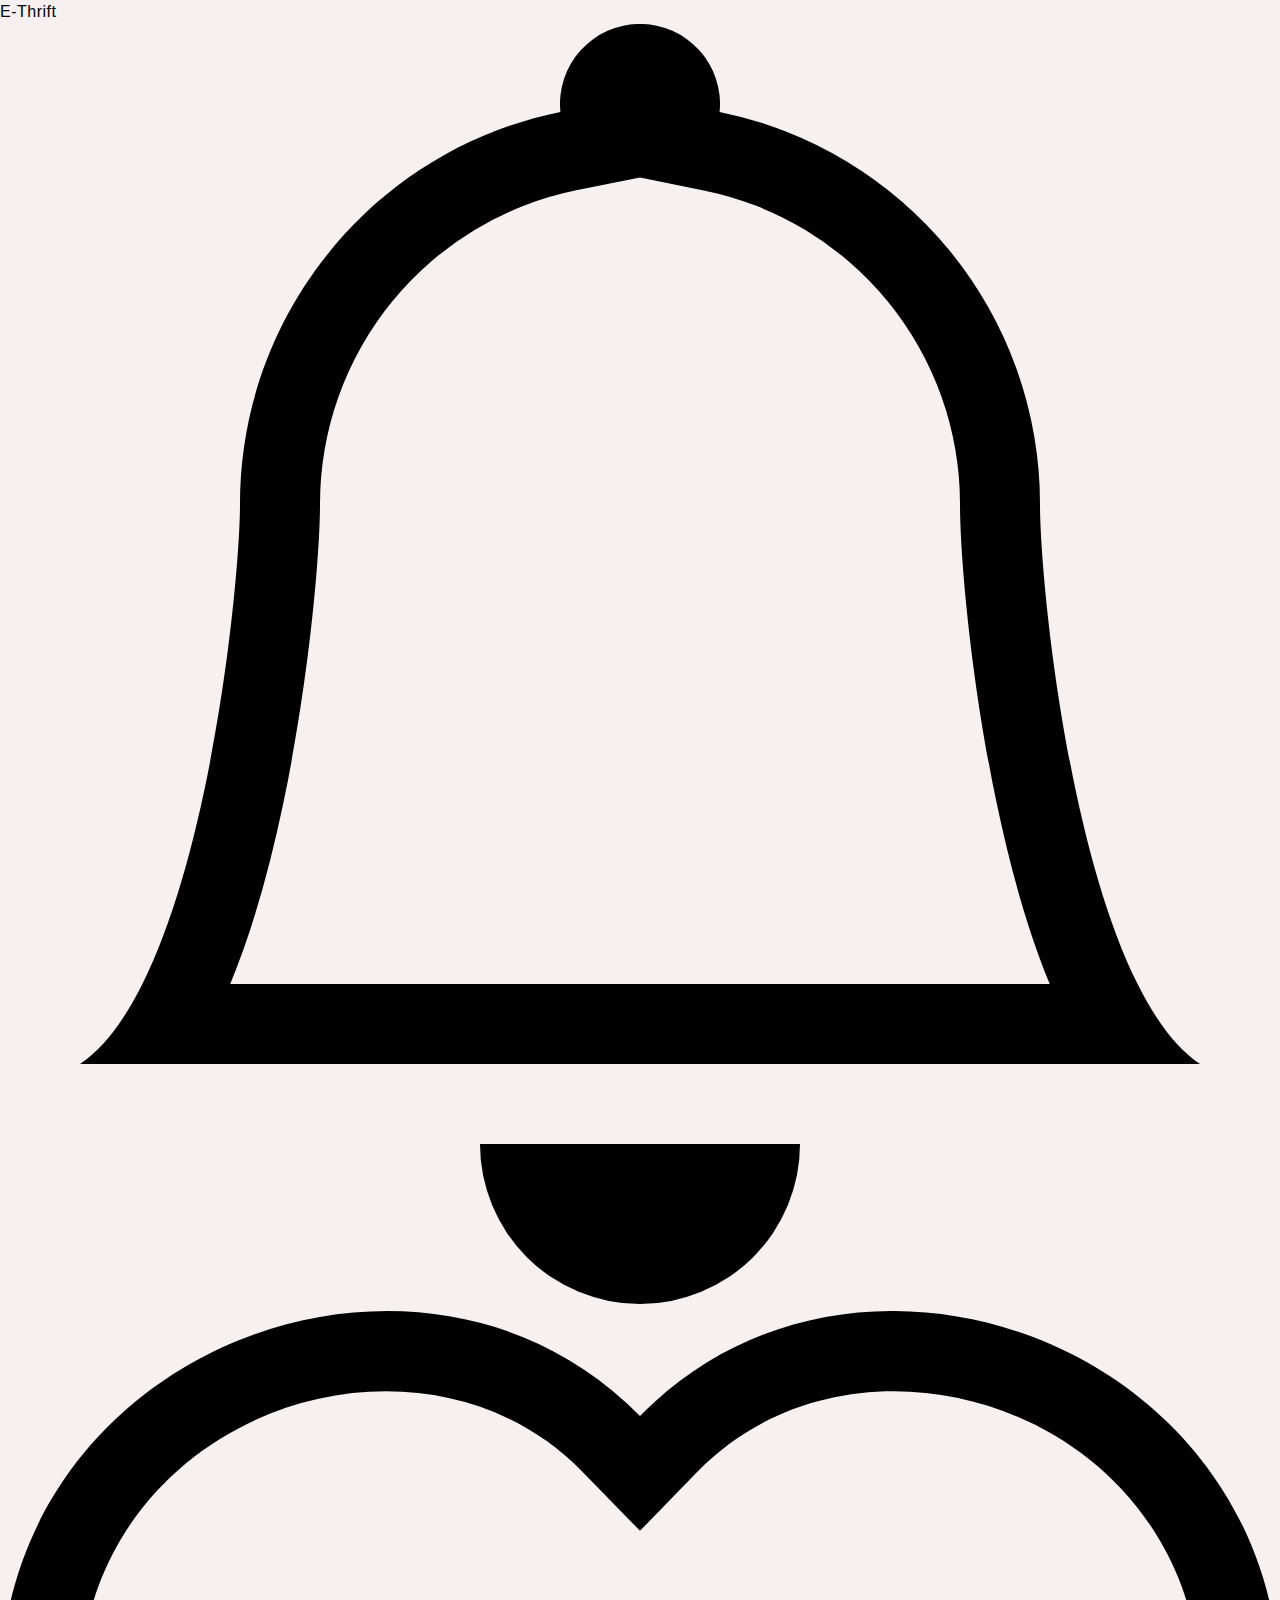
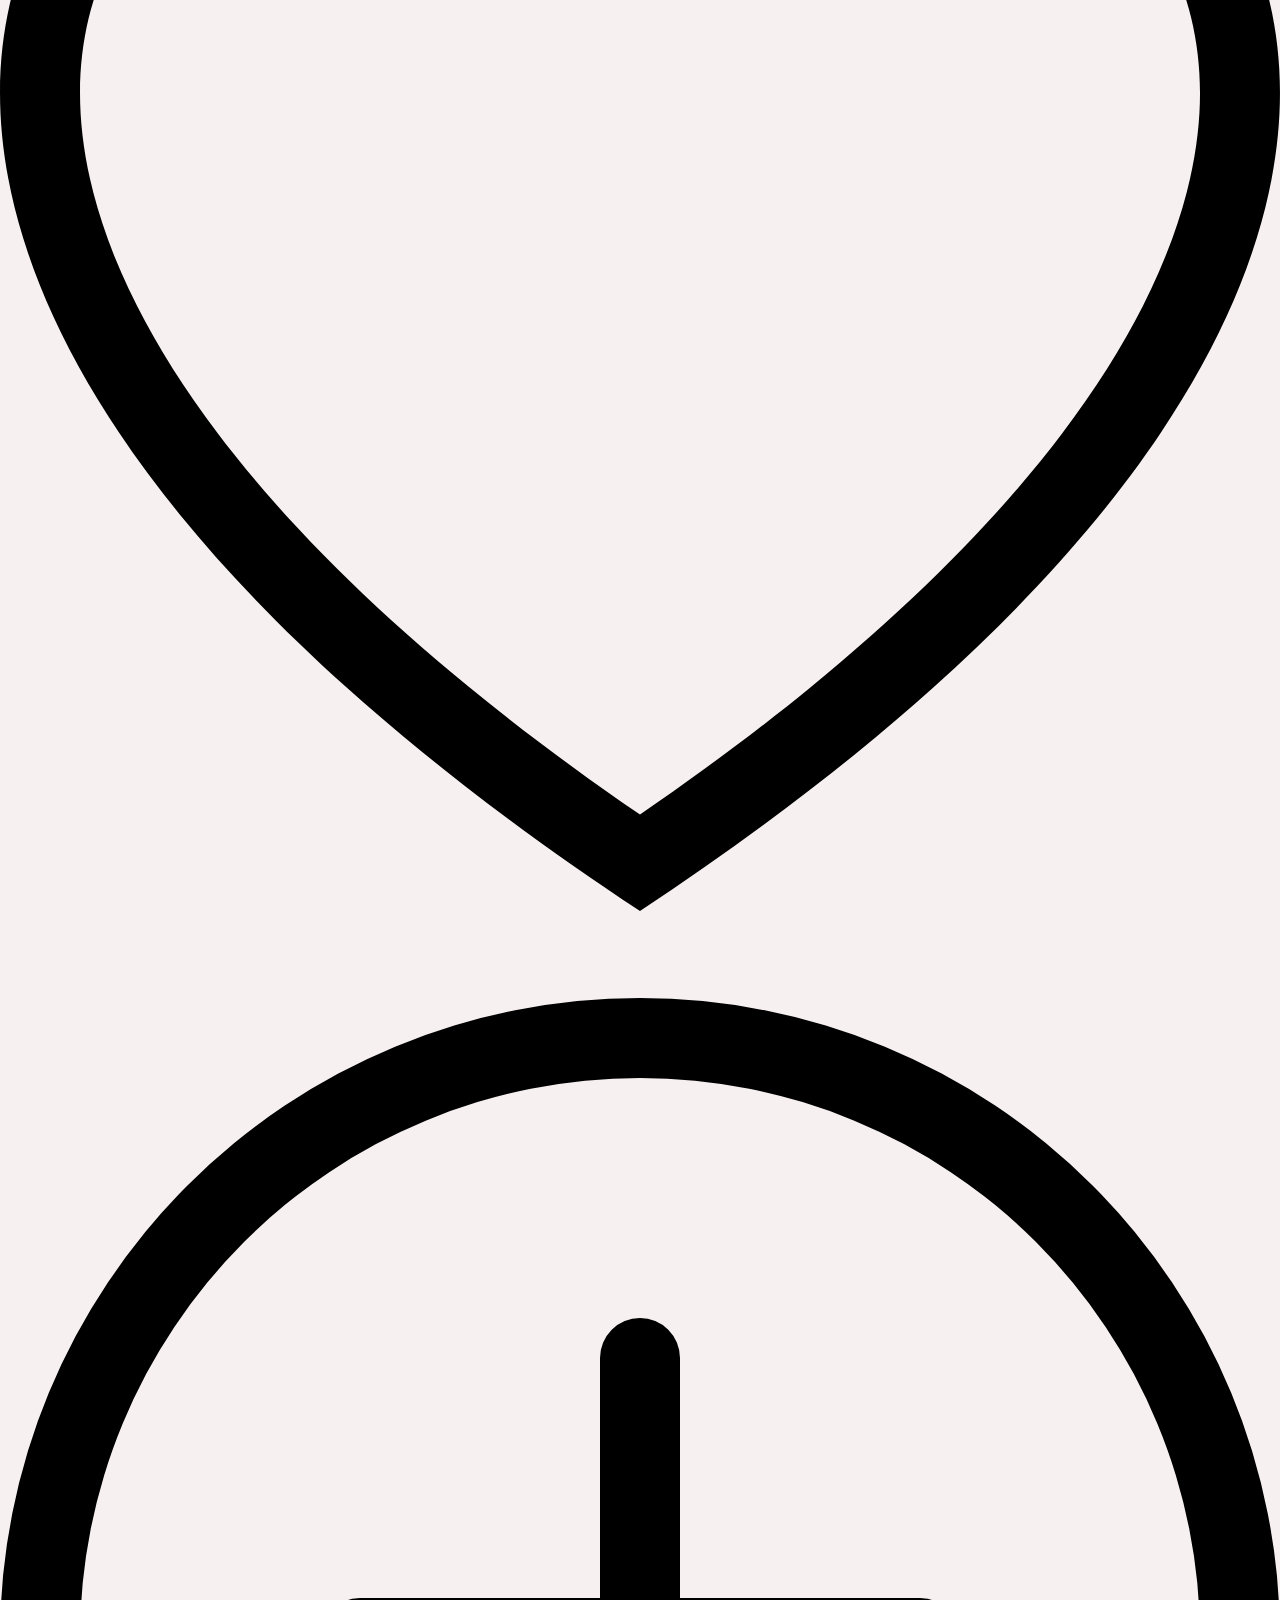
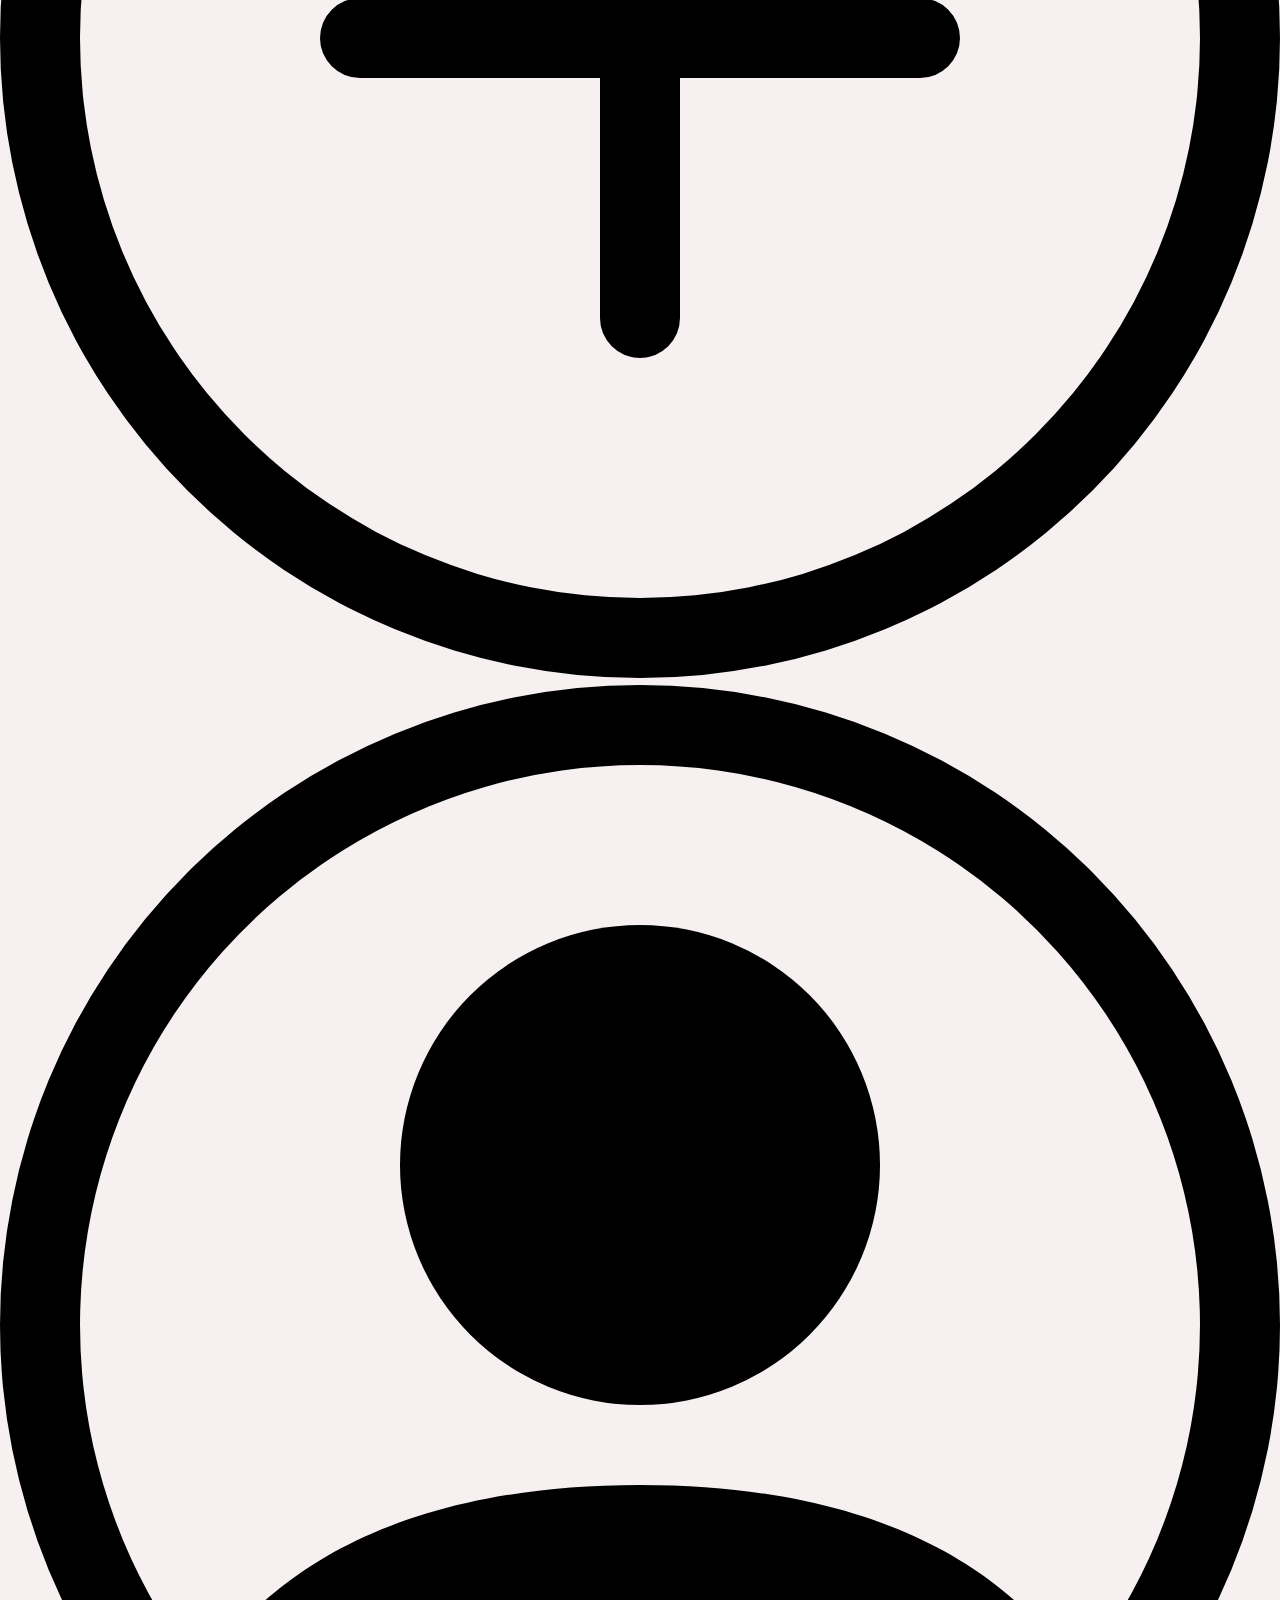
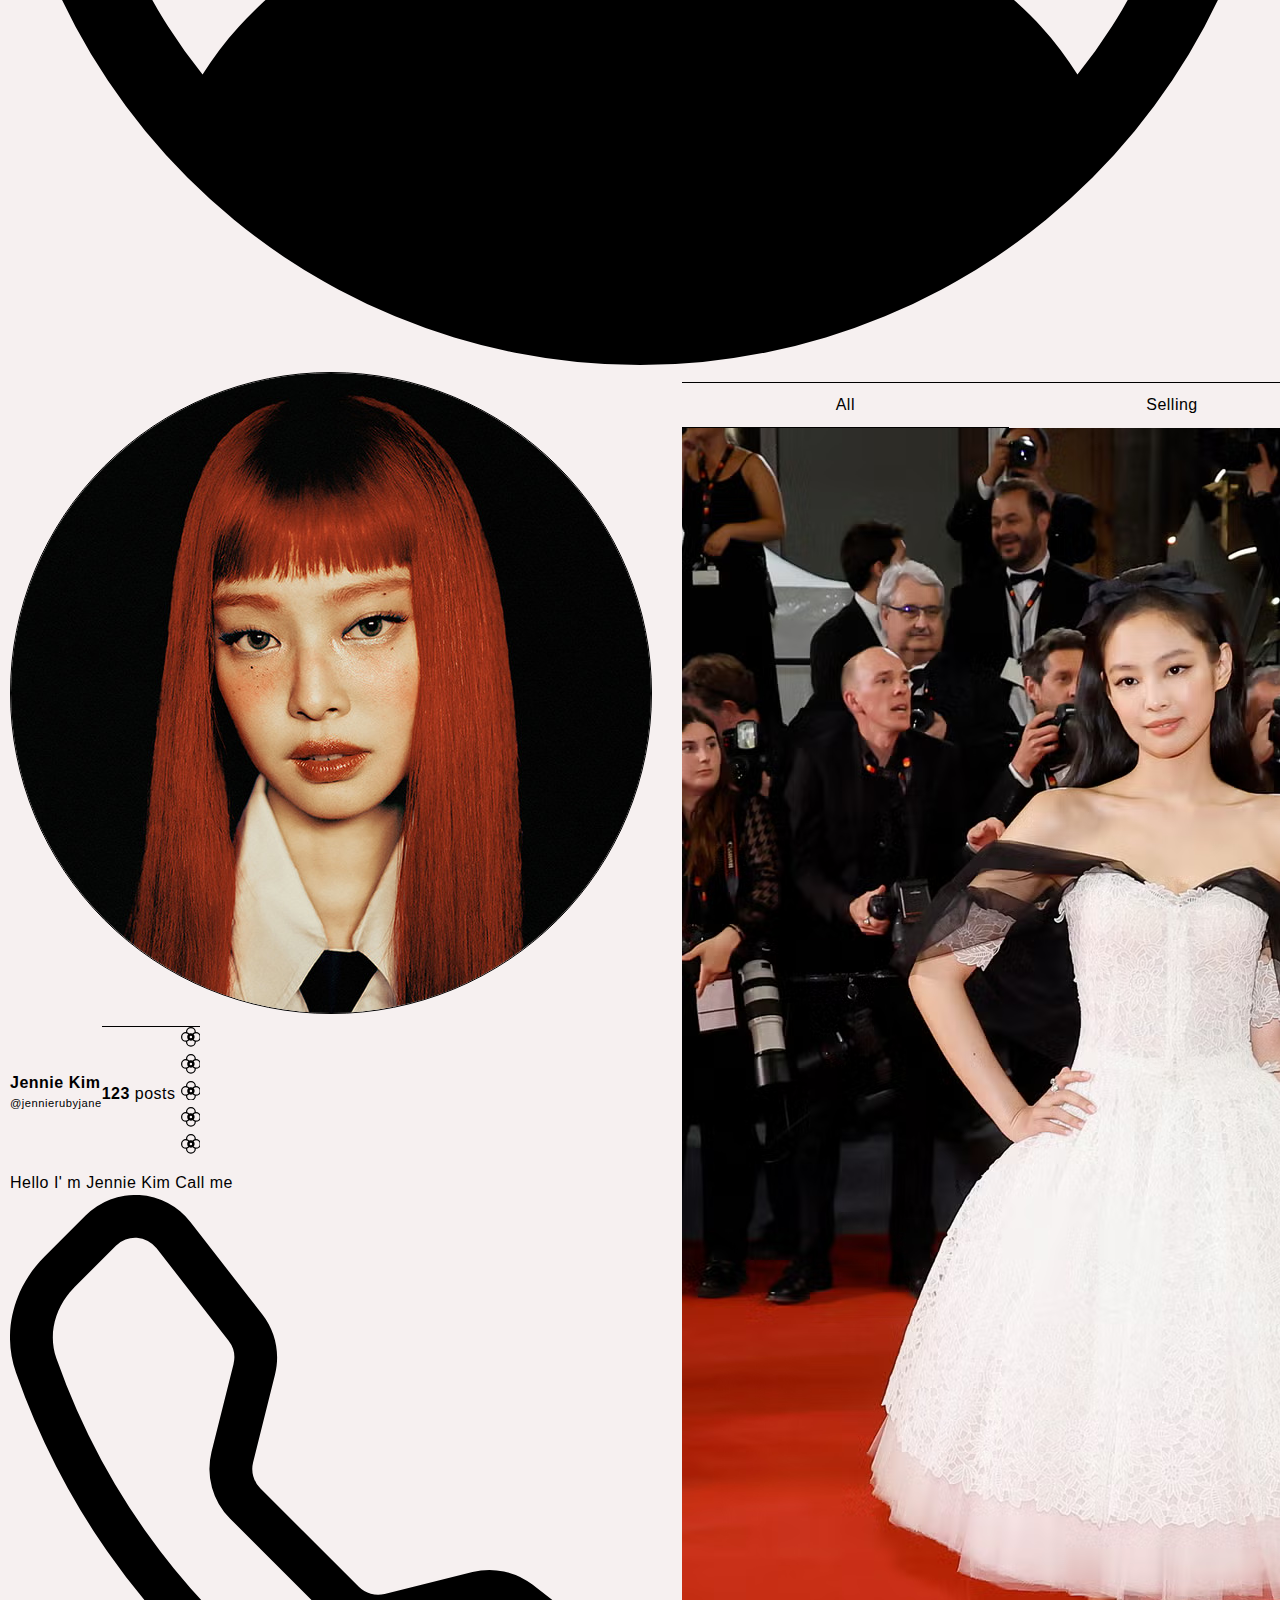
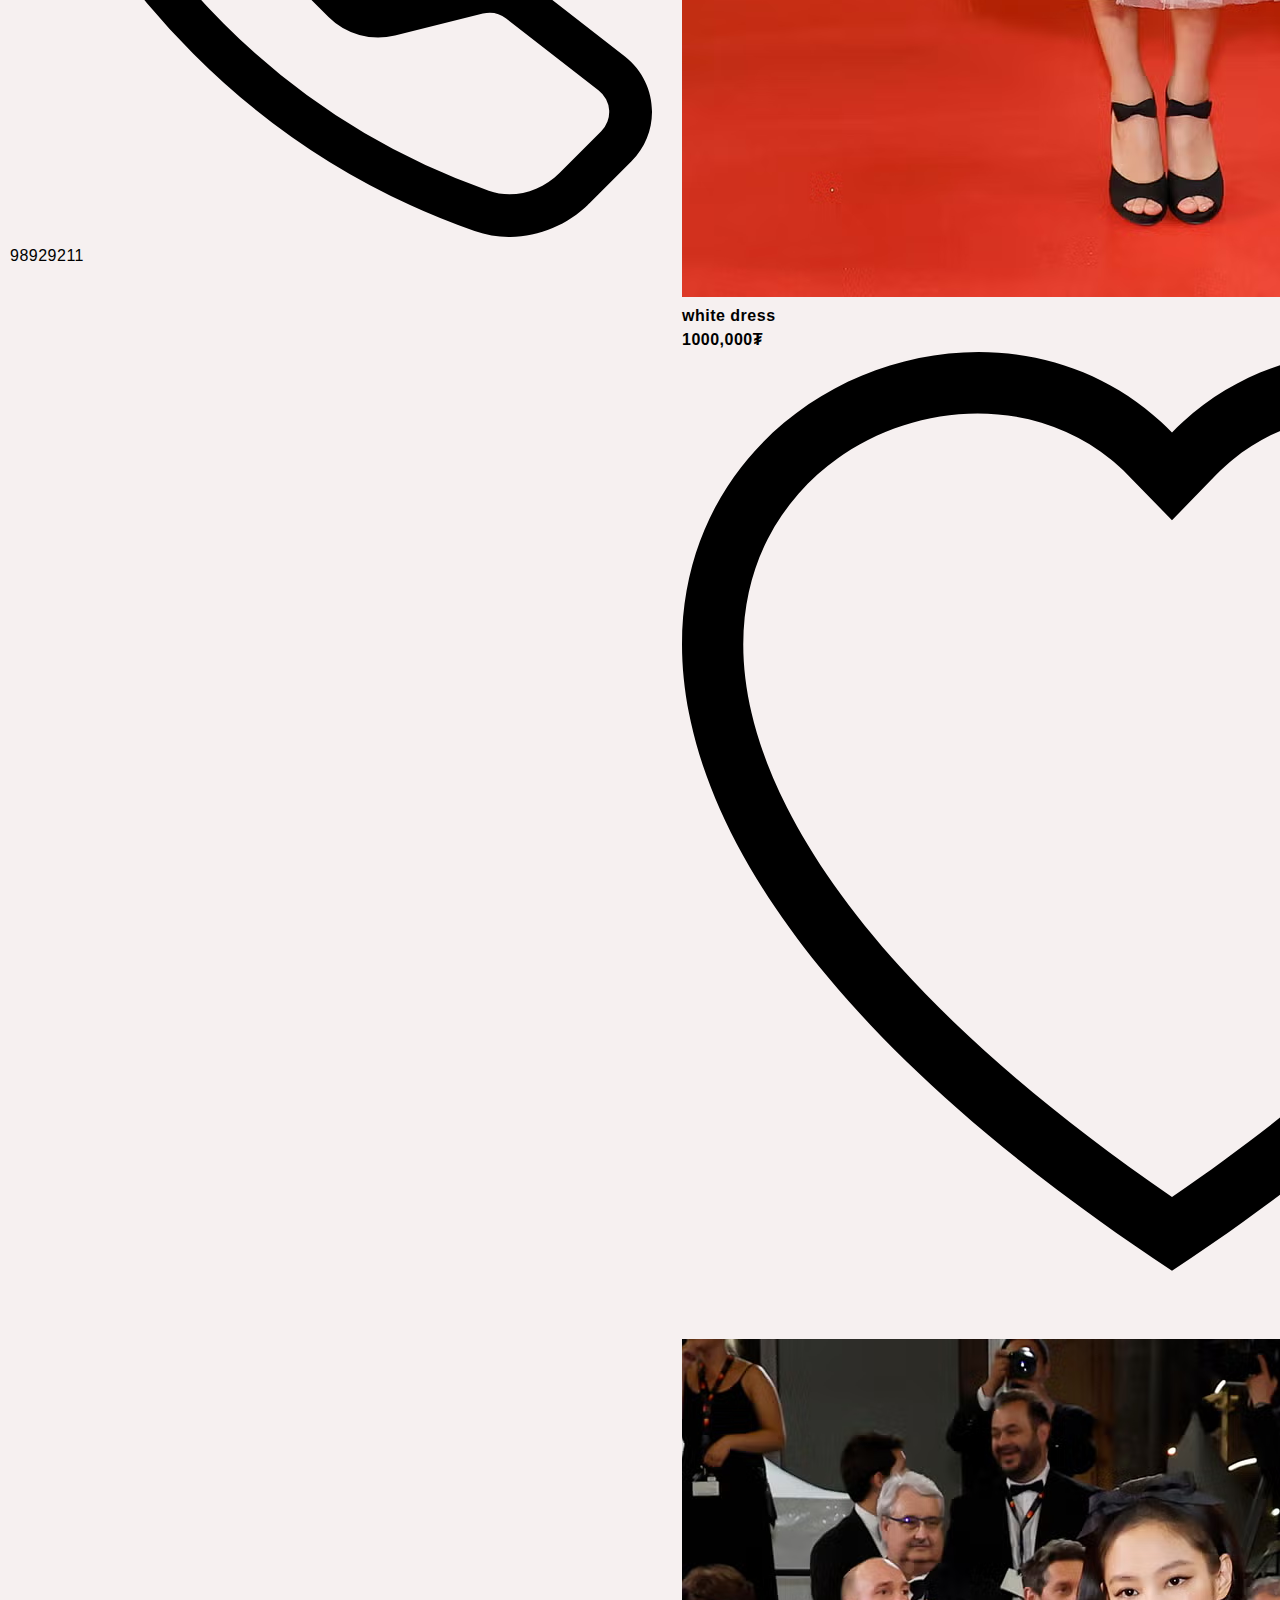
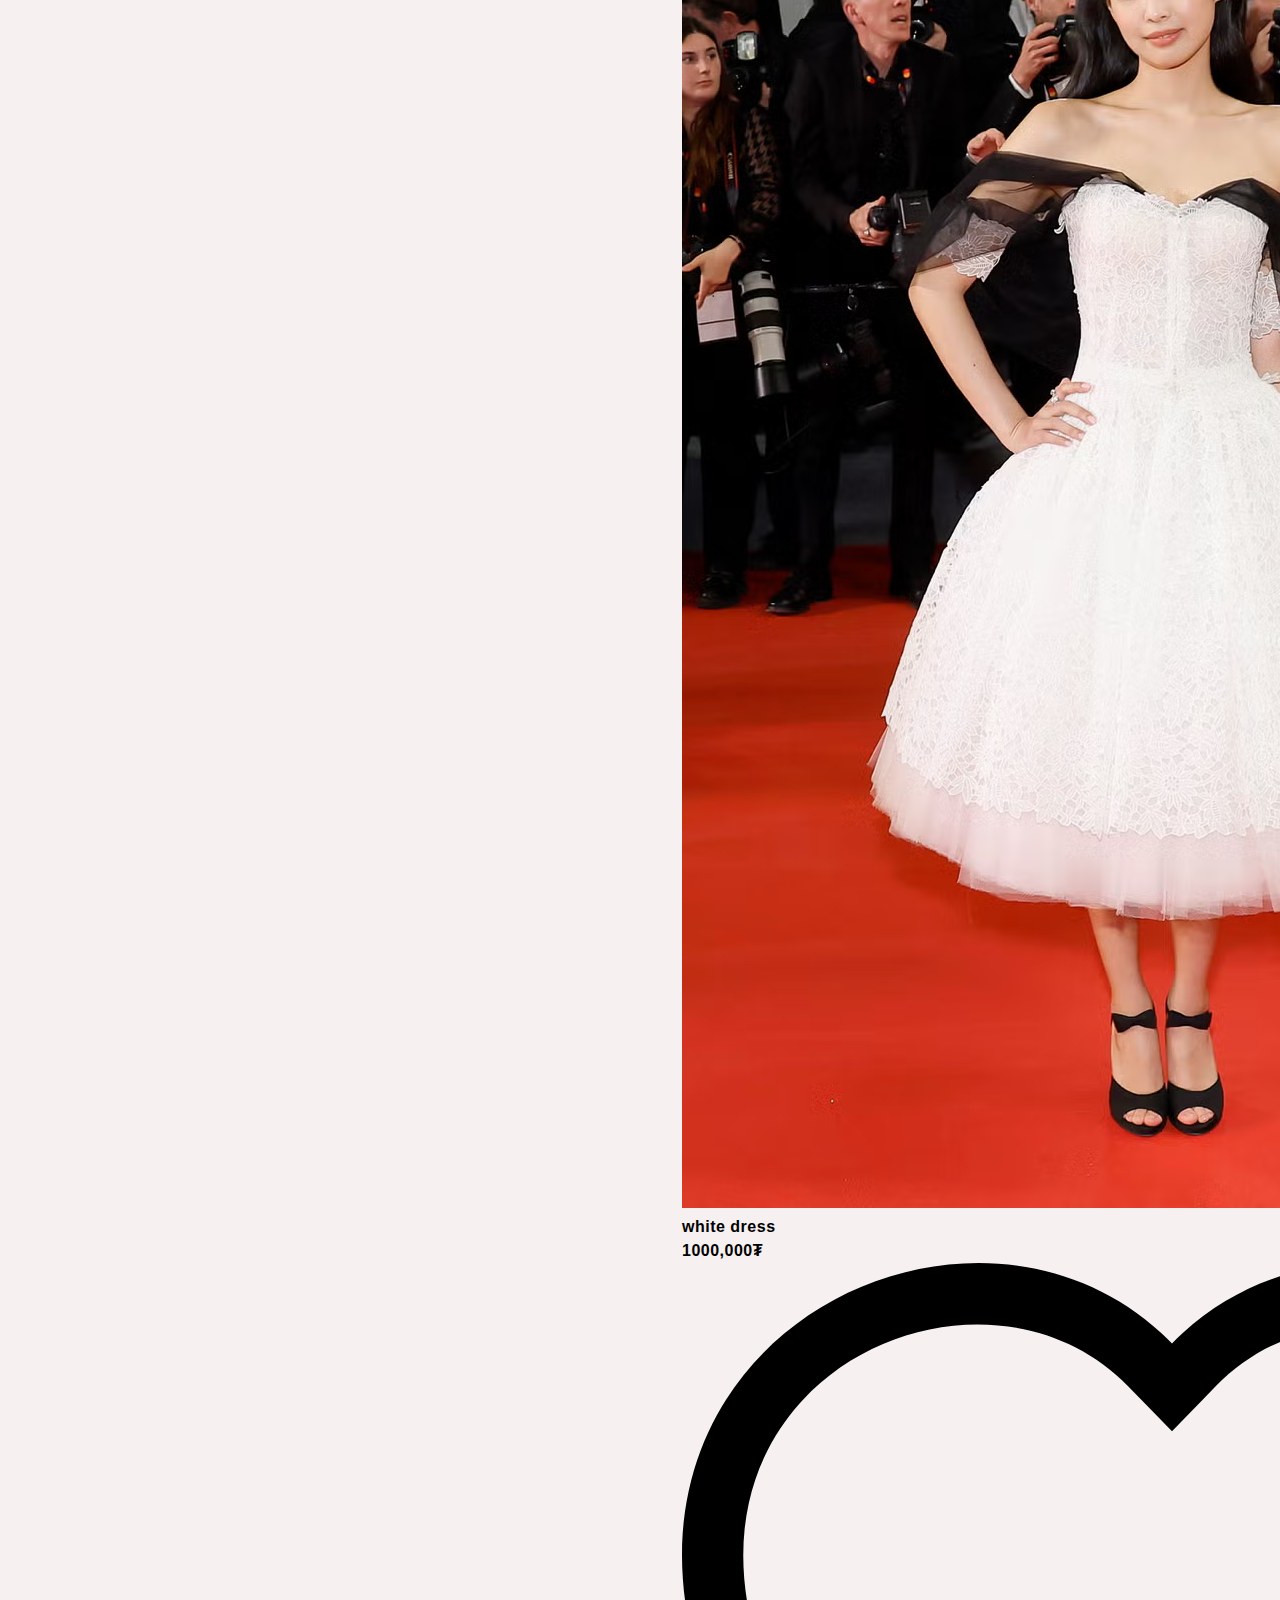
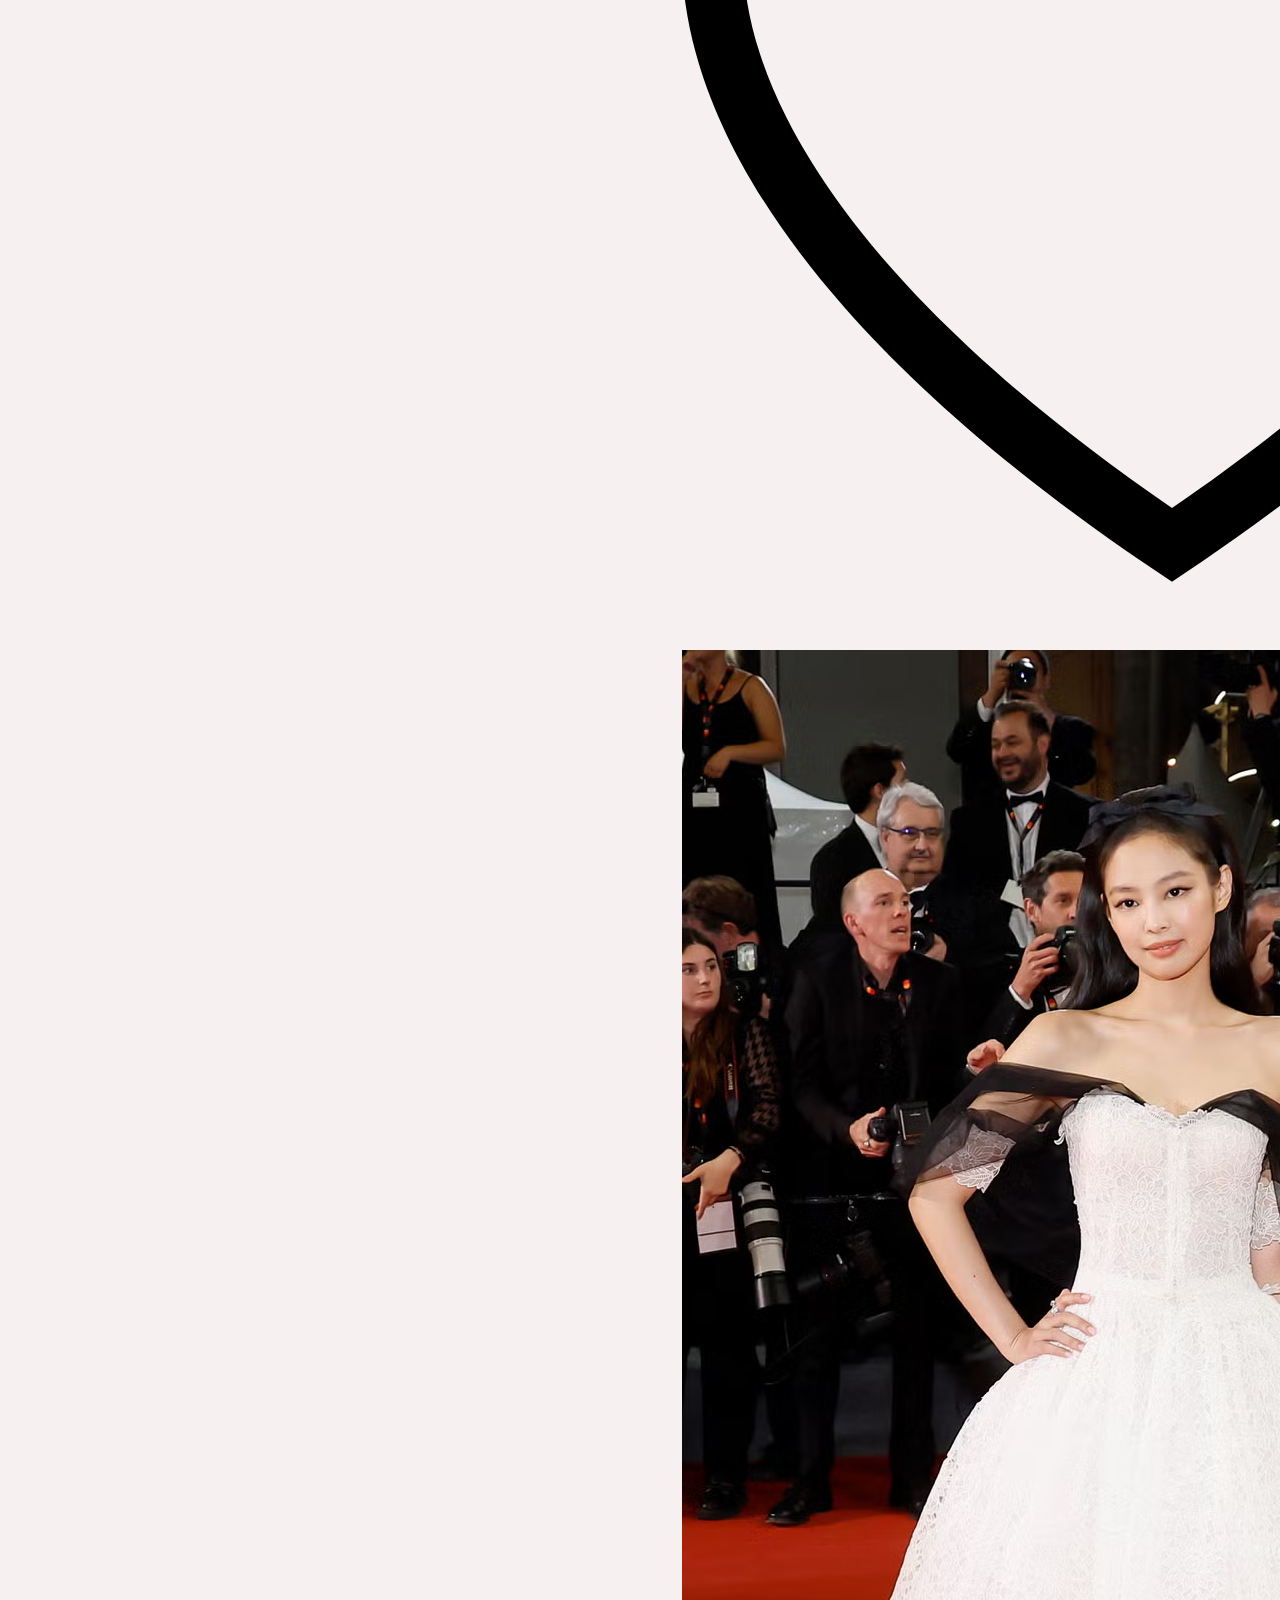
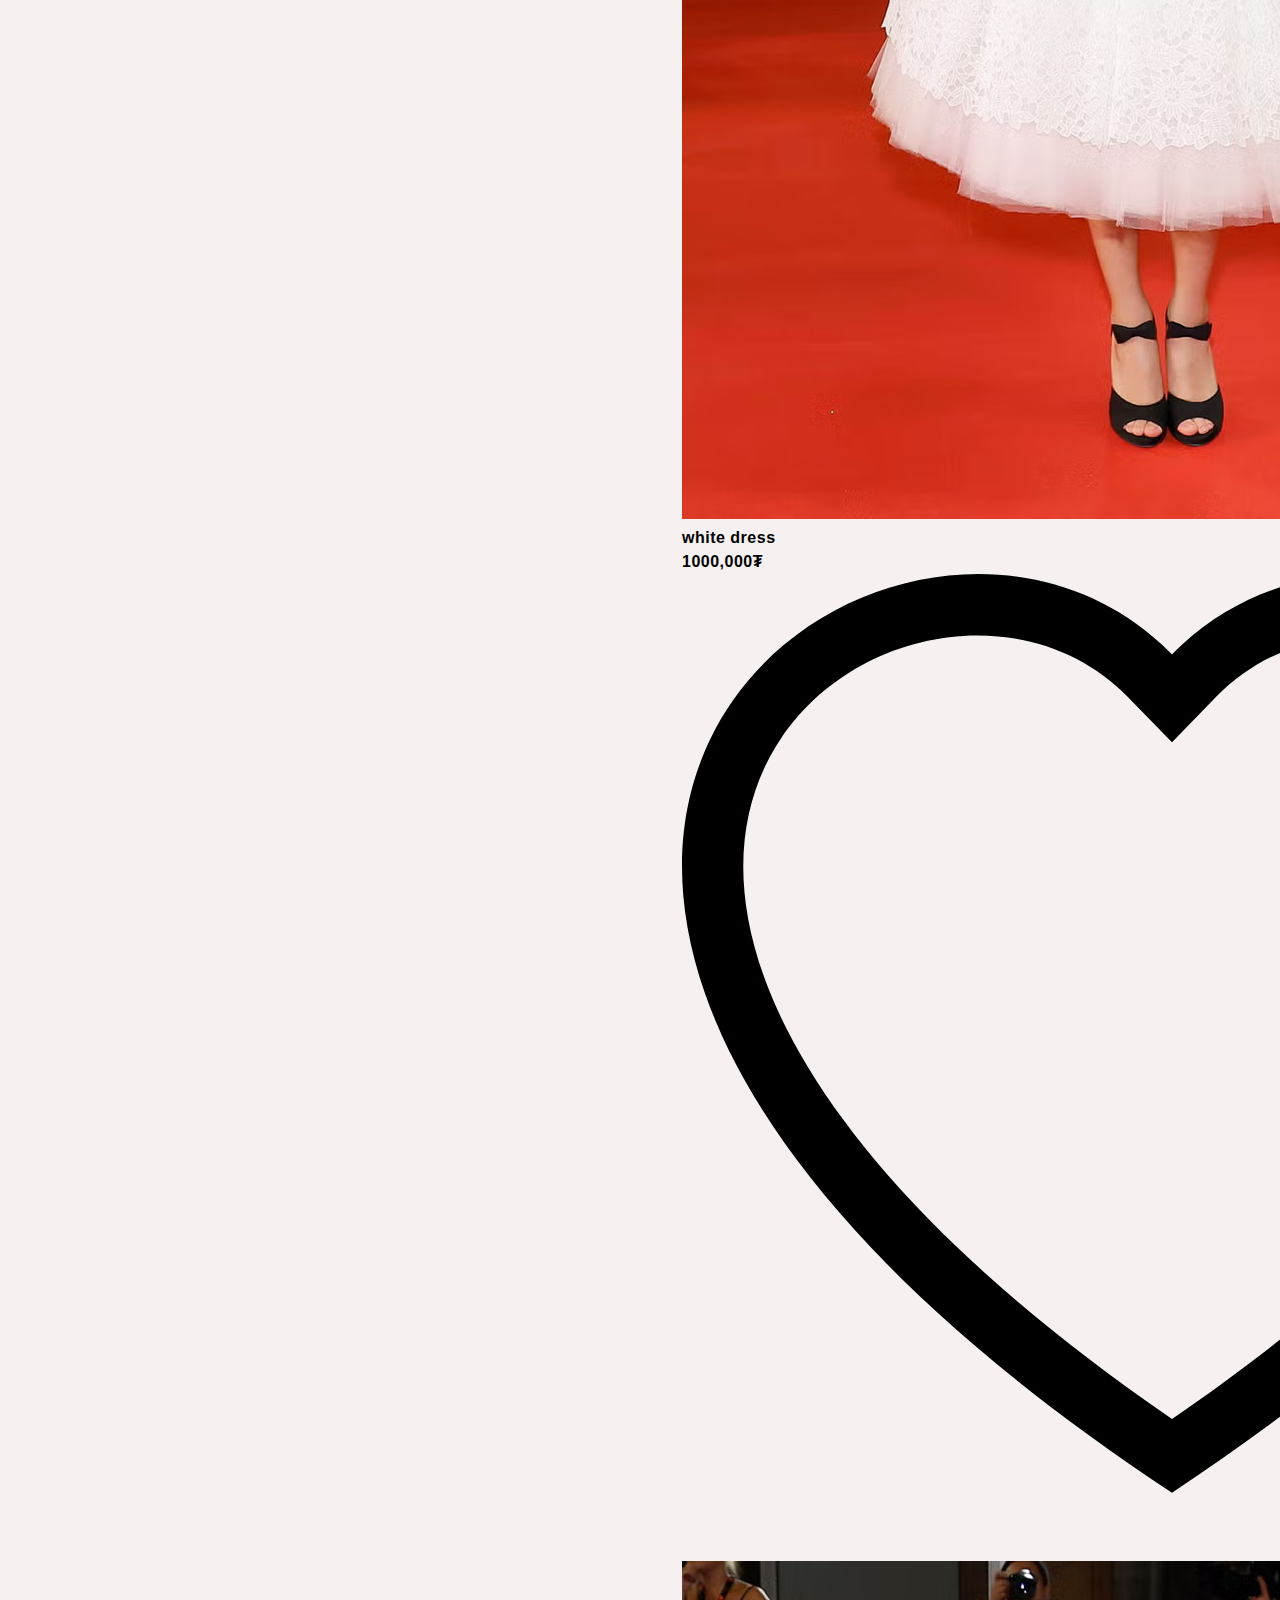
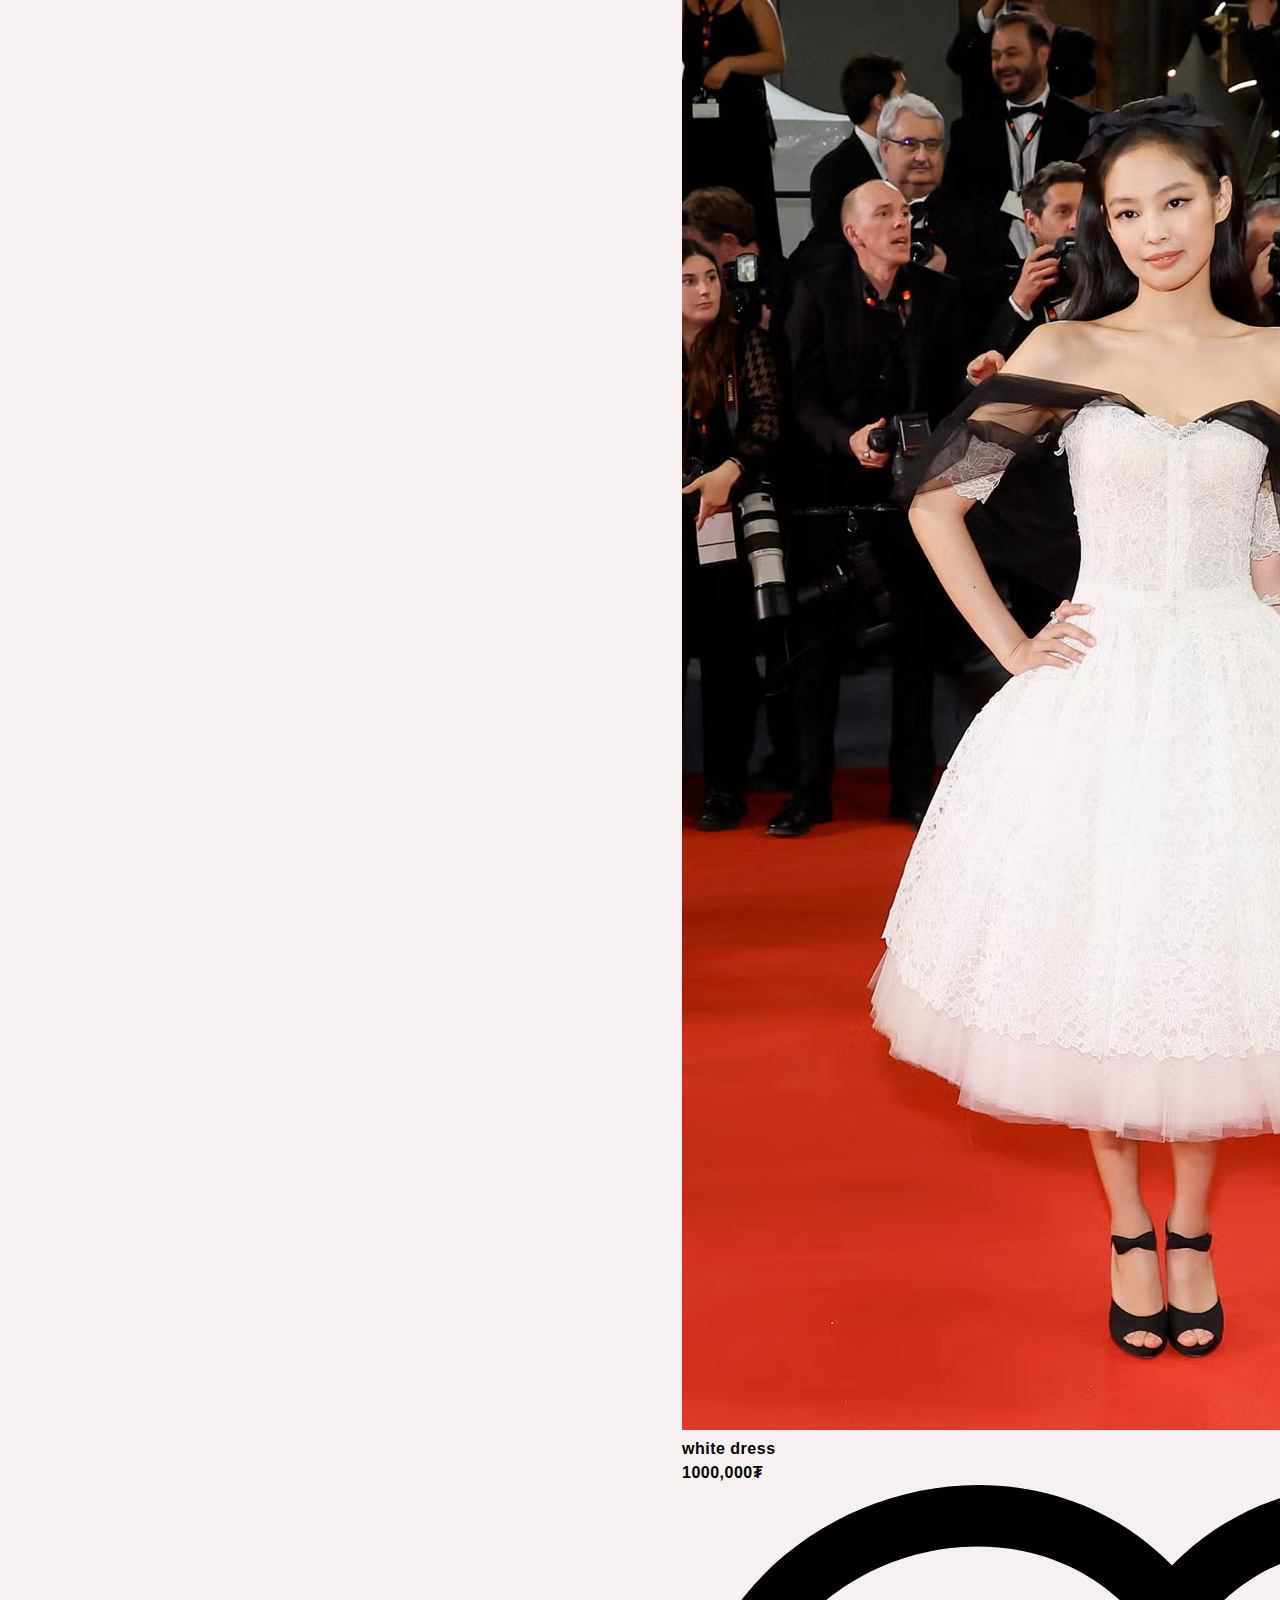
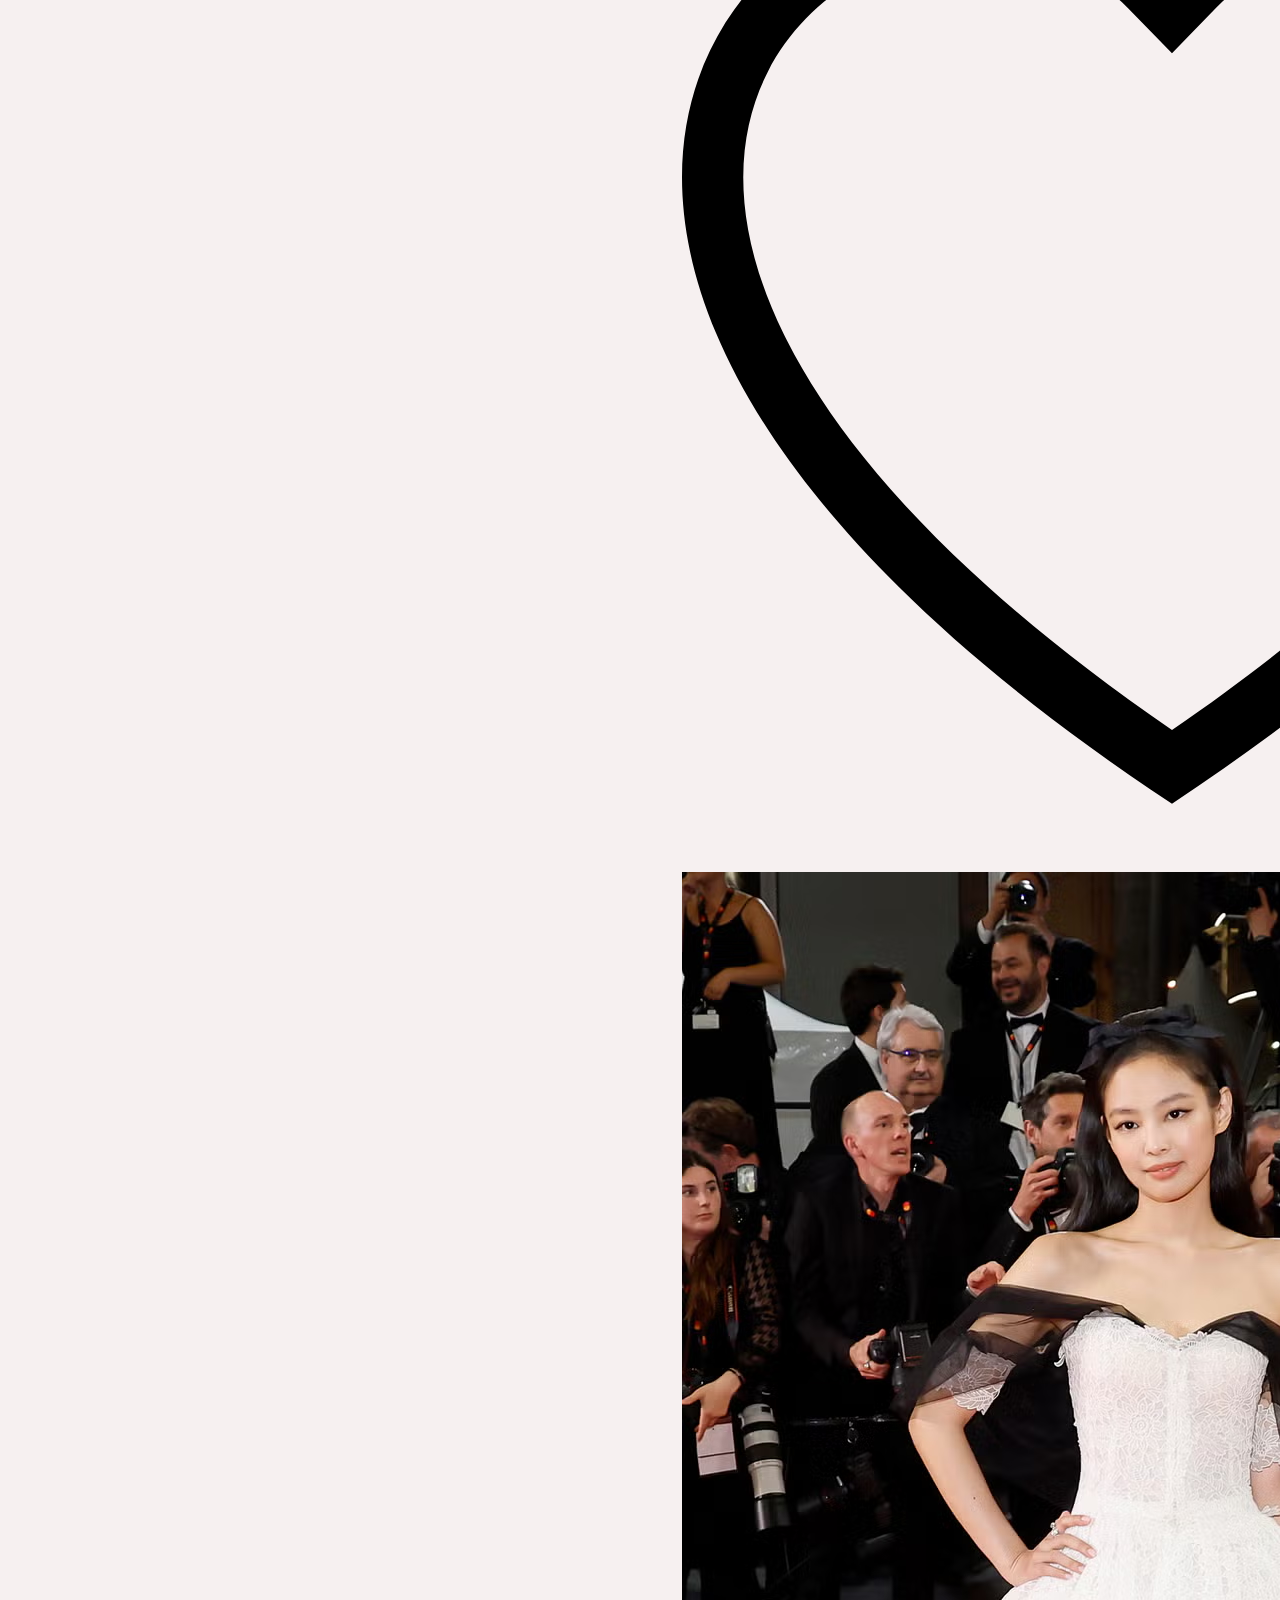
<file: profile.html>
<!DOCTYPE html>
<html lang="en">
<head>
    <meta charset="UTF-8">
    <meta name="viewport" content="width=device-width, initial-scale=1.0">
    <title>E-Thrift Header</title>
    <link rel="icon" type="image/favicon" href="public/favicon.ico" />
    <link rel="stylesheet" href="global.css">
    <link rel="stylesheet" href="profile.css">
</head>
<body>
    <header class="header">
        <div class="top-header">
            <div class="logo">
                <a href="./index.html">E-Thrift</a>
            </div>
            <div class="icons"> 
                <a href="">
                    <svg  fill="currentColor"  viewBox="0 0 16 16">
                        <path d="M8 16a2 2 0 0 0 2-2H6a2 2 0 0 0 2 2M8 1.918l-.797.161A4 4 0 0 0 4 6c0 .628-.134 2.197-.459 3.742-.16.767-.376 1.566-.663 2.258h10.244c-.287-.692-.502-1.49-.663-2.258C12.134 8.197 12 6.628 12 6a4 4 0 0 0-3.203-3.92zM14.22 12c.223.447.481.801.78 1H1c.299-.199.557-.553.78-1C2.68 10.2 3 6.88 3 6c0-2.42 1.72-4.44 4.005-4.901a1 1 0 1 1 1.99 0A5 5 0 0 1 13 6c0 .88.32 4.2 1.22 6"/>
                      </svg>
                </a>               
                <a href="#">
                    <!-- Heart Icon -->
                    <svg   fill="currentColor"  viewBox="0 0 16 16">
                        <path d="m8 2.748-.717-.737C5.6.281 2.514.878 1.4 3.053c-.523 1.023-.641 2.5.314 4.385.92 1.815 2.834 3.989 6.286 6.357 3.452-2.368 5.365-4.542 6.286-6.357.955-1.886.838-3.362.314-4.385C13.486.878 10.4.28 8.717 2.01zM8 15C-7.333 4.868 3.279-3.04 7.824 1.143q.09.083.176.171a3 3 0 0 1 .176-.17C12.72-3.042 23.333 4.867 8 15"/>
                    </svg>
                </a>
                <a href="#">
                    <!-- Plus Icon -->
                <svg  fill="currentColor"  viewBox="0 0 16 16">
                        <path d="M8 15A7 7 0 1 1 8 1a7 7 0 0 1 0 14m0 1A8 8 0 1 0 8 0a8 8 0 0 0 0 16"/>
                        <path d="M8 4a.5.5 0 0 1 .5.5v3h3a.5.5 0 0 1 0 1h-3v3a.5.5 0 0 1-1 0v-3h-3a.5.5 0 0 1 0-1h3v-3A.5.5 0 0 1 8 4"/>
                      </svg>
                </a>
                <a href="#">
                    <!-- User Icon -->
                <svg  fill="currentColor" viewBox="0 0 16 16">
                    <path d="M11 6a3 3 0 1 1-6 0 3 3 0 0 1 6 0"/>
                    <path fill-rule="evenodd" d="M0 8a8 8 0 1 1 16 0A8 8 0 0 1 0 8m8-7a7 7 0 0 0-5.468 11.37C3.242 11.226 4.805 10 8 10s4.757 1.225 5.468 2.37A7 7 0 0 0 8 1"/>
                  </svg>
                </a>
            </div>
        </div>
    </header>   
    <div class="container">
        <section class="profile-section">
            <div class="profile">
                <img class="profile-pic" src="./public/profile.jpg" alt="profile picture">
                <div class="profile-info">
                    <div>
                        <h2 class="full-name">Jennie Kim</h2>
                        <h3 class="username">@jennierubyjane</h3>
                    </div>
                    
                    <div class="rate">
                        <div class="post-count"><span style="font-weight:bold">123</span> posts</div>
                        <div class="rate-icon">
                            <svg   fill="currentColor"    viewBox="0 0 16 16">
                                <path d="M8 16a4 4 0 0 0 4-4 4 4 0 0 0 0-8 4 4 0 0 0-8 0 4 4 0 1 0 0 8 4 4 0 0 0 4 4m3-12q0 .11-.03.247c-.544.241-1.091.638-1.598 1.084A3 3 0 0 0 8 5c-.494 0-.96.12-1.372.331-.507-.446-1.054-.843-1.597-1.084A1 1 0 0 1 5 4a3 3 0 0 1 6 0m-.812 6.052A3 3 0 0 0 11 8a3 3 0 0 0-.812-2.052c.215-.18.432-.346.647-.487C11.34 5.131 11.732 5 12 5a3 3 0 1 1 0 6c-.268 0-.66-.13-1.165-.461a7 7 0 0 1-.647-.487m-3.56.617a3 3 0 0 0 2.744 0c.507.446 1.054.842 1.598 1.084q.03.137.03.247a3 3 0 1 1-6 0q0-.11.03-.247c.544-.242 1.091-.638 1.598-1.084m-.816-4.721A3 3 0 0 0 5 8c0 .794.308 1.516.812 2.052a7 7 0 0 1-.647.487C4.66 10.869 4.268 11 4 11a3 3 0 0 1 0-6c.268 0 .66.13 1.165.461.215.141.432.306.647.487M8 9a1 1 0 1 1 0-2 1 1 0 0 1 0 2"/>
                            </svg>
                            <svg   fill="currentColor"    viewBox="0 0 16 16">
                                <path d="M8 16a4 4 0 0 0 4-4 4 4 0 0 0 0-8 4 4 0 0 0-8 0 4 4 0 1 0 0 8 4 4 0 0 0 4 4m3-12q0 .11-.03.247c-.544.241-1.091.638-1.598 1.084A3 3 0 0 0 8 5c-.494 0-.96.12-1.372.331-.507-.446-1.054-.843-1.597-1.084A1 1 0 0 1 5 4a3 3 0 0 1 6 0m-.812 6.052A3 3 0 0 0 11 8a3 3 0 0 0-.812-2.052c.215-.18.432-.346.647-.487C11.34 5.131 11.732 5 12 5a3 3 0 1 1 0 6c-.268 0-.66-.13-1.165-.461a7 7 0 0 1-.647-.487m-3.56.617a3 3 0 0 0 2.744 0c.507.446 1.054.842 1.598 1.084q.03.137.03.247a3 3 0 1 1-6 0q0-.11.03-.247c.544-.242 1.091-.638 1.598-1.084m-.816-4.721A3 3 0 0 0 5 8c0 .794.308 1.516.812 2.052a7 7 0 0 1-.647.487C4.66 10.869 4.268 11 4 11a3 3 0 0 1 0-6c.268 0 .66.13 1.165.461.215.141.432.306.647.487M8 9a1 1 0 1 1 0-2 1 1 0 0 1 0 2"/>
                            </svg>
                            <svg   fill="currentColor"    viewBox="0 0 16 16">
                                <path d="M8 16a4 4 0 0 0 4-4 4 4 0 0 0 0-8 4 4 0 0 0-8 0 4 4 0 1 0 0 8 4 4 0 0 0 4 4m3-12q0 .11-.03.247c-.544.241-1.091.638-1.598 1.084A3 3 0 0 0 8 5c-.494 0-.96.12-1.372.331-.507-.446-1.054-.843-1.597-1.084A1 1 0 0 1 5 4a3 3 0 0 1 6 0m-.812 6.052A3 3 0 0 0 11 8a3 3 0 0 0-.812-2.052c.215-.18.432-.346.647-.487C11.34 5.131 11.732 5 12 5a3 3 0 1 1 0 6c-.268 0-.66-.13-1.165-.461a7 7 0 0 1-.647-.487m-3.56.617a3 3 0 0 0 2.744 0c.507.446 1.054.842 1.598 1.084q.03.137.03.247a3 3 0 1 1-6 0q0-.11.03-.247c.544-.242 1.091-.638 1.598-1.084m-.816-4.721A3 3 0 0 0 5 8c0 .794.308 1.516.812 2.052a7 7 0 0 1-.647.487C4.66 10.869 4.268 11 4 11a3 3 0 0 1 0-6c.268 0 .66.13 1.165.461.215.141.432.306.647.487M8 9a1 1 0 1 1 0-2 1 1 0 0 1 0 2"/>
                            </svg>
                            <svg   fill="currentColor"    viewBox="0 0 16 16">
                                <path d="M8 16a4 4 0 0 0 4-4 4 4 0 0 0 0-8 4 4 0 0 0-8 0 4 4 0 1 0 0 8 4 4 0 0 0 4 4m3-12q0 .11-.03.247c-.544.241-1.091.638-1.598 1.084A3 3 0 0 0 8 5c-.494 0-.96.12-1.372.331-.507-.446-1.054-.843-1.597-1.084A1 1 0 0 1 5 4a3 3 0 0 1 6 0m-.812 6.052A3 3 0 0 0 11 8a3 3 0 0 0-.812-2.052c.215-.18.432-.346.647-.487C11.34 5.131 11.732 5 12 5a3 3 0 1 1 0 6c-.268 0-.66-.13-1.165-.461a7 7 0 0 1-.647-.487m-3.56.617a3 3 0 0 0 2.744 0c.507.446 1.054.842 1.598 1.084q.03.137.03.247a3 3 0 1 1-6 0q0-.11.03-.247c.544-.242 1.091-.638 1.598-1.084m-.816-4.721A3 3 0 0 0 5 8c0 .794.308 1.516.812 2.052a7 7 0 0 1-.647.487C4.66 10.869 4.268 11 4 11a3 3 0 0 1 0-6c.268 0 .66.13 1.165.461.215.141.432.306.647.487M8 9a1 1 0 1 1 0-2 1 1 0 0 1 0 2"/>
                            </svg>
                            <svg    fill="currentColor"    viewBox="0 0 16 16">
                                <path d="M8 16a4 4 0 0 0 4-4 4 4 0 0 0 0-8 4 4 0 0 0-8 0 4 4 0 1 0 0 8 4 4 0 0 0 4 4m3-12q0 .11-.03.247c-.544.241-1.091.638-1.598 1.084A3 3 0 0 0 8 5c-.494 0-.96.12-1.372.331-.507-.446-1.054-.843-1.597-1.084A1 1 0 0 1 5 4a3 3 0 0 1 6 0m-.812 6.052A3 3 0 0 0 11 8a3 3 0 0 0-.812-2.052c.215-.18.432-.346.647-.487C11.34 5.131 11.732 5 12 5a3 3 0 1 1 0 6c-.268 0-.66-.13-1.165-.461a7 7 0 0 1-.647-.487m-3.56.617a3 3 0 0 0 2.744 0c.507.446 1.054.842 1.598 1.084q.03.137.03.247a3 3 0 1 1-6 0q0-.11.03-.247c.544-.242 1.091-.638 1.598-1.084m-.816-4.721A3 3 0 0 0 5 8c0 .794.308 1.516.812 2.052a7 7 0 0 1-.647.487C4.66 10.869 4.268 11 4 11a3 3 0 0 1 0-6c.268 0 .66.13 1.165.461.215.141.432.306.647.487M8 9a1 1 0 1 1 0-2 1 1 0 0 1 0 2"/>
                            </svg>
                        </div>
                    </div>
                </div>
            </div>
            <div class="bio">
                <p>Hello I' m Jennie Kim Call me </p>
                <div class="contact">
                    <svg fill="currentColor"  viewBox="0 0 16 16">
                        <path d="M3.654 1.328a.678.678 0 0 0-1.015-.063L1.605 2.3c-.483.484-.661 1.169-.45 1.77a17.6 17.6 0 0 0 4.168 6.608 17.6 17.6 0 0 0 6.608 4.168c.601.211 1.286.033 1.77-.45l1.034-1.034a.678.678 0 0 0-.063-1.015l-2.307-1.794a.68.68 0 0 0-.58-.122l-2.19.547a1.75 1.75 0 0 1-1.657-.459L5.482 8.062a1.75 1.75 0 0 1-.46-1.657l.548-2.19a.68.68 0 0 0-.122-.58zM1.884.511a1.745 1.745 0 0 1 2.612.163L6.29 2.98c.329.423.445.974.315 1.494l-.547 2.19a.68.68 0 0 0 .178.643l2.457 2.457a.68.68 0 0 0 .644.178l2.189-.547a1.75 1.75 0 0 1 1.494.315l2.306 1.794c.829.645.905 1.87.163 2.611l-1.034 1.034c-.74.74-1.846 1.065-2.877.702a18.6 18.6 0 0 1-7.01-4.42 18.6 18.6 0 0 1-4.42-7.009c-.362-1.03-.037-2.137.703-2.877z"/>
                    </svg>
                    <a href="tel:+97698929211">98929211</a>
                </div>
                
            </div>
        </section>
        <section class="post">
            <div class="tabs">
                <ul class="tab-titles">
                  <li class="tab-title active">All</li>
                  <li class="tab-title" >Selling</li>
                  <li class="tab-title" >Sold</li>
                </ul>
              </div>
                <div class="post-content">
                    <div class="post-card">
                        <img src="./public/dress.png" alt="dress">
                        <div class="card-buttom">
                            <div class="post-info">
                                <h4>white dress</h4>
                                <h5>1000,000₮</h5>
                            </div>
                                <svg   fill="currentColor"  viewBox="0 0 16 16">
                                    <path d="m8 2.748-.717-.737C5.6.281 2.514.878 1.4 3.053c-.523 1.023-.641 2.5.314 4.385.92 1.815 2.834 3.989 6.286 6.357 3.452-2.368 5.365-4.542 6.286-6.357.955-1.886.838-3.362.314-4.385C13.486.878 10.4.28 8.717 2.01zM8 15C-7.333 4.868 3.279-3.04 7.824 1.143q.09.083.176.171a3 3 0 0 1 .176-.17C12.72-3.042 23.333 4.867 8 15"/>
                                </svg>
                        </div>
                    </div>
                    <div class="post-card">
                        <img src="./public/dress.png" alt="dress">
                        <div class="card-buttom">
                            <div class="post-info">
                                <h4>white dress</h4>
                                <h5>1000,000₮</h5>
                            </div>
                                <svg   fill="currentColor"  viewBox="0 0 16 16">
                                    <path d="m8 2.748-.717-.737C5.6.281 2.514.878 1.4 3.053c-.523 1.023-.641 2.5.314 4.385.92 1.815 2.834 3.989 6.286 6.357 3.452-2.368 5.365-4.542 6.286-6.357.955-1.886.838-3.362.314-4.385C13.486.878 10.4.28 8.717 2.01zM8 15C-7.333 4.868 3.279-3.04 7.824 1.143q.09.083.176.171a3 3 0 0 1 .176-.17C12.72-3.042 23.333 4.867 8 15"/>
                                </svg>
                        </div>
                    </div>
                    <div class="post-card">
                        <img src="./public/dress.png" alt="dress">
                        <div class="card-buttom">
                            <div class="post-info">
                                <h4>white dress</h4>
                                <h5>1000,000₮</h5>
                            </div>
                                <svg   fill="currentColor"  viewBox="0 0 16 16">
                                    <path d="m8 2.748-.717-.737C5.6.281 2.514.878 1.4 3.053c-.523 1.023-.641 2.5.314 4.385.92 1.815 2.834 3.989 6.286 6.357 3.452-2.368 5.365-4.542 6.286-6.357.955-1.886.838-3.362.314-4.385C13.486.878 10.4.28 8.717 2.01zM8 15C-7.333 4.868 3.279-3.04 7.824 1.143q.09.083.176.171a3 3 0 0 1 .176-.17C12.72-3.042 23.333 4.867 8 15"/>
                                </svg>
                        </div>
                    </div>
                    <div class="post-card">
                        <img src="./public/dress.png" alt="dress">
                        <div class="card-buttom">
                            <div class="post-info">
                                <h4>white dress</h4>
                                <h5>1000,000₮</h5>
                            </div>
                                <svg   fill="currentColor"  viewBox="0 0 16 16">
                                    <path d="m8 2.748-.717-.737C5.6.281 2.514.878 1.4 3.053c-.523 1.023-.641 2.5.314 4.385.92 1.815 2.834 3.989 6.286 6.357 3.452-2.368 5.365-4.542 6.286-6.357.955-1.886.838-3.362.314-4.385C13.486.878 10.4.28 8.717 2.01zM8 15C-7.333 4.868 3.279-3.04 7.824 1.143q.09.083.176.171a3 3 0 0 1 .176-.17C12.72-3.042 23.333 4.867 8 15"/>
                                </svg>
                        </div>
                    </div>
                    <div class="post-card">
                        <img src="./public/dress.png" alt="dress">
                        <div class="card-buttom">
                            <div class="post-info">
                                <h4>white dress</h4>
                                <h5>1000,000₮</h5>
                            </div>
                                <svg   fill="currentColor"  viewBox="0 0 16 16">
                                    <path d="m8 2.748-.717-.737C5.6.281 2.514.878 1.4 3.053c-.523 1.023-.641 2.5.314 4.385.92 1.815 2.834 3.989 6.286 6.357 3.452-2.368 5.365-4.542 6.286-6.357.955-1.886.838-3.362.314-4.385C13.486.878 10.4.28 8.717 2.01zM8 15C-7.333 4.868 3.279-3.04 7.824 1.143q.09.083.176.171a3 3 0 0 1 .176-.17C12.72-3.042 23.333 4.867 8 15"/>
                                </svg>
                        </div>
                    </div>
                </div>              
        </section>
    </div>
</body>
</html>
</file>
<file: global.css>
/* sain uu hoyroo,
⚠️css bichihdee daraah zagwariin daguu bicheerei
1.Position
2.Layout
3.Box Model
4.Typography
5.Visual
6.Animation + Transaction
⚠️ class bolon variable nerlehdee kebab-case zagwaraar bichne. variable-n urd -- bichij nerlene
⚠️static utga onoohgui baih, huwisagch ashiglana.
@import url('https://fonts.googleapis.com/css2?family=Manrope:wght@300;400;500;700&display=swap');
/*Light mode*/
:root {
    /* Layout & Sizing */
    --max-width-7xl: 1280px;
    --max-width-5xl: 880px;
    --search-box-size: 600px;
    --post-card-size: 200px;
    --mobile-post-card-size: 150px;
    --avatar-lg: 100px;
    --mobile-avatar-lg: 3.5rem;
  
    /* Spacing */
    --space-xs: 2px;
    --space-sm: 5px;
    --space-md: 10px;
    --space-lg: 20px;
    --space-xl: 30px;
  
    /* Typography */
    --font-size: 16px;
    --font-family: 'Manrope', sans-serif;
    --line-height: 1.5;
    --letter-spacing: 0.5px;
    --word-spacing: 2px;
    --header-font-size: 1.6rem;
    --search-svg-size: 1.4rem;
  
    /* Colors */
    --background-color: #F6F0F0;
    --primary-color: #158c60;
    --hover-color: #0E6C49;
    --text-color: black;
    --line-color: black;
    --card-color: rgb(233, 227, 227);
    --card-text-color: black;
    --dropdown-color: #F6F0F0;
    --link-color: rgb(46, 46, 238);
    --warning-color: #FF0000;
  
    /* Borders & Radius */
    --border-solid: 1px solid var(--line-color);
    --border-radius-sm: 10px;
    --border-radius-md: 20px;
    --border-radius-lg: 50px;
    --border-radius-xl: 50%;
  
    /* Effects */
    --transition: all 0.3s ease;
  }
  

/*Dark mode*/
@media(prefers-color-scheme:dark){
    :root{
        --background-color:black;
        --text-color:white;
        --line-color:white;
        --dropdown-color:#858282;
    }
}
svg{
    fill:var(--text-color)
}
svg:hover {
    fill:var(--hover-color);
}
svg:active{
    fill:var(--primary-color);
}
* {
    font-size: var(--font-size);
    font-family: var(--font-family);
    margin: 0;
    padding: 0;
    background-color: var(--background-color);
    color:var(--text-color);
    line-height: var(--line-height);
    letter-spacing: var(--letter-spacing);
    list-style: none;
    box-sizing: border-box;
}
body {
    background: var(--background-color);
    color: var(--text-color);
    line-height: 1.6;
  }
a{
    background-color: inherit;
    text-decoration: none;
}

.btn{
    padding: var(--space-sm) var(--space-md);
    background-color: var(--primary-color);
    border: none;
    border-radius: var(--border-radius-sm);
}
.btn:hover{
    background-color: var(--hover-color);
}
</file>
<file: post.css>
.post-content{
  width: 100%;
    display: grid;
    grid-template-columns: repeat(auto-fit,18%);
    gap:2%;
    padding-top: var(--space-md);

  }
  .post-card {
    border-radius: var(--border-radius-sm) var(--border-radius-sm) 0 0;
    overflow: hidden;
  }
  .post-card img {
    width: 100%;
    aspect-ratio:1;
    object-fit: cover;
  }
  
  .post-card h3 {
    font-size: 1em;
  }
  
  .post-card h4,
  .post-card svg {
    display: inline-block;
  }
  
  .post-card h4 {
    font-size: 0.8em;
  }
  
  .post-card svg {
    width: 1.2em;
    float: right;
  }
  

.post-card:hover {
    transform: scale(1.05);
}

@media (max-width:1024px) {
  .post-content{
    grid-template-columns: repeat(auto-fit,31.3%);
  }
}
@media (max-width:768px) {
  .post-content{
    grid-template-columns: repeat(auto-fit,48%);
  }
}
</file>
<file: footer.css>
.footer-container {
   display: flex;
   flex-wrap: wrap;
   justify-content: space-around;
    gap: 2rem;
    margin:auto;
    padding:var(--space-lg);
    border-top: var(--border-solid);
  }
  
  .footer-column h3 {
    margin-bottom: 1rem;
    font-size: 1.2rem;
    color: var(--primary-color);
  }
  
  .footer-column ul {
    list-style: none;
    padding: 0;
  }
  
  .footer-column ul li {
    margin-bottom: 0.5rem;
  }
  
  .footer-column ul li a {
    color: var(--text-color);
    text-decoration: none;
    transition: color 0.3s ease;
  }
  
  .footer-column ul li a:hover {
    color: var(--hover-color);
  }
  
  .footer-bottom {
    text-align: center;
    margin-top: 2rem;
    font-size: 0.85rem;
    color: var(--text-color);
    opacity: 0.7;
  }
  
  .social-icons a {
    display: inline-block;
    margin-right: 10px;
  }

  @media (max-width: 768px) {
    .footer-container {
        flex-direction: column;
        align-items: center;
        text-align: center;
      }  
      .footer-column {
        width: 100%;
      }
}
</file>
<file: header.css>
.header-top-nav{
    padding: var(--space-md) var(--space-lg);
    border-bottom: var(--border-solid);
}

.header-top{
    display: flex;
    align-items:center;
    width: 100%;
}
.logo-container{
    margin-right: var(--space-md);
}
.logo {
    font-weight: bold;    
    color: var(--primary-color);  
}
.logo svg {
    width: var(--header-font-size);
    height: auto;
    fill:var(--primary-color)
}
.logo-text{
    font-size: var(--header-font-size);
}

.search-box {
    display: flex;
    flex:1;
    max-width: var(--search-box-size);
    margin: auto;
    border: var(--border-solid);
    border-radius: var(--border-radius-md);
    overflow: hidden;
}
.search-box svg{
    width: var(--search-svg-size);
    height: auto;
    padding: var(--space-xs) var(--space-sm);
}
.search-box input {
    width: 100%;
    height: 100%;
    padding: var(--space-xs);  
    border: none;
    border-radius: var(--border-radius-md);
}
.search-box input:focus{
    outline: none;
}
.icons{
    margin-left: var(--space-lg);
}
.icons a svg{
    width: var(--header-font-size);
    height: auto;
}

/*Category navigation bar */
.header-cat-nav{
    padding: 0 var(--space-lg);
    background-color: var(--primary-color);
}

.cat-list {
    position: relative;
    display: flex;
    flex-direction: row;
    width: fit-content;
    background-color: inherit;
}
.cat-item {
    padding: var(--space-md);
    background-color: inherit;
}
.cat-item:hover{
    background-color: var(--hover-color);
}
.cat-item:hover .dropdown {
    display: grid;
    grid-template-columns: repeat(auto-fit,minmax(100px,1fr));
}
.dropdown {
    position: absolute;
    left: 0;
    top: 100%;
    display: none;
    width: 100%;
    border: var(--border-solid);
    background-color: var(--dropdown-color);
    border-radius: 0 0 var(--border-radius-md) var(--border-radius-md);
    overflow: hidden;
}
.dropdown li {
    padding: var(--space-sm);
    text-align:left;
    background-color: inherit;
    cursor: pointer;
}
.dropdown li:hover {
    background: var(--hover-color);
}
</file>
<file: home.css>
.hero-section {
    height: 60vh;
    display: grid;
    grid-template-columns: repeat(2, 1fr);
    width: 100%;
    animation: slideFromLeft 1s linear;
}
.hero-box-1,.hero-box-2 {
    height: 100%;
    overflow: hidden;
    background-repeat: no-repeat;
    background-size:cover;
    display: flex;
    justify-content: center;
    align-items: end;
}
.hero-box-1{
    background-image: url('public/sell.png');
}
.hero-box-2{
    background-image: url('public/buy.png');
}
@keyframes slideFromLeft {
    from {
      transform: translateX(-100%);
      opacity: 0;
    }
    to {
      transform: translateX(0%);
      opacity: 1;
    }
  }
.hero-btn {
    margin-bottom: 10px;
    background-color: var(--primary-color);
    color: var(--text-color);
    border: none;
    border-radius: 0.5rem;
    padding: 6px 10px;
    font-weight: bold;
    transition: 0.3s ease-in-out;
}
.hero-btn:hover {
    background-color: var(--hover-color);
}
.main-container section{
    padding:10px 20px;
    justify-items: flex-start;
}
.main-container {
    max-width: 1280px;
    justify-items: center;
    margin: auto;
}
.main-container h1{
    font-size: 1.8rem;
}
#shop-by-price a{
    color: rgb(58, 58, 233);
    text-decoration: underline;
    display: block;
    width: 100%;
    text-align: right;
}
/* Shop by Category */
.category-grid {
    display: grid;
    grid-template-columns: repeat(auto-fit, minmax(300px, 1fr));
    gap: 1rem;
    padding-top: 10px;
}
.category-card {
    background: transparent;
    overflow: hidden;
    text-align: center;
}
.category-card h3 {
    font-size: 1rem;
}
.category-card img {
    width: 100%;
    aspect-ratio: 2/1;
    object-fit: cover;
    border-radius: 0.5rem;
}
.category-card:hover {
    transform: scale(1.03);
}
/*Shop by brand*/

.banner{
    width: 90%;
    height: 550px;
    text-align: center;
    overflow: hidden;
    position: relative;  
  }
  .banner .slider{
      position: absolute;
      width: 150px;
      height: 200px;
      top: 15%;
      justify-content: center;
      left: calc(50% - 100px);
      transform-style: preserve-3d;
      transform: perspective(1000px);
      animation: autoRun 20s linear infinite;
      background:transparent;
      z-index: 2;
  }
  @keyframes autoRun {
      from{
         transform: perspective(1000px) rotateX(-8deg) rotateY(0deg);
      }
      to{
          transform: perspective(1000px) rotateX(-8deg) rotateY(360deg);
      }
  }
  .banner .slider .item{
      position:absolute;
      inset: 0 0 0 0;
      transform: rotateY(calc((var(--position) - 1) * (360 / var(--quantity)) * 1deg)) 
      translateZ(500px);
  }
  .banner .slider .item img{
      width: 100%;
      height: 100%;
      object-fit: cover;
  }
  
  .banner .content{
      position: absolute;
      bottom: 60%;
      left: 50%;
      transform: translateX(-50%);
      width: 80%;
      z-index: 1;
  
  }
/* Price Slider */
.price-slider-container {
    width: 100%;
}
.range-labels {
    display: flex;
    justify-content: space-between;
    font-weight: bold;
    margin-bottom: 0.5rem;
}
.price-slider {
    width: 100%;
    accent-color: var(--primary-color);
}

/*Mobile version*/
@media (max-width: 768px) {
    .hero-section {
        flex: 1 1 100%;
        grid-template-columns: 1fr;
    }

}

@media (max-width: 480px) {
    .banner{
        height: 50vh;
    }
    .banner .slider{
        width:80px;
        height: 120px;
        top: 30%;
        left: calc(50% - 40px);
    }
    .banner .slider .item{
        transform: rotateY(calc((var(--position) - 1) * (360 / var(--quantity)) * 1deg)) 
        translateZ(200px);
    }
    
}
</file>
<file: navbar.css>
/*Category navigation bar */
.header-cat-nav{
    padding: 0 var(--space-lg);
    background-color: var(--primary-color);
    
}
.header-cat-nav.profile{
    left: 0;
    width: auto;
}
.cat-list {
    position: relative;
    display: flex;
    flex-direction: row;
    width: fit-content;
    height: 100%;
    background-color: inherit;
    }
.cat-item {
    padding: var(--space-md);
    background-color: inherit;
}
.cat-item:hover{
    background-color: var(--hover-color);
}
.cat-item:hover .dropdown {
    display: grid;
    grid-template-columns: repeat(auto-fit,minmax(100px,1fr));
}
.dropdown {
    position: absolute;
    top: 100%;
    left: 0;
    display: none;
    width: 100%;
    border: var(--border-solid);
    background-color: var(--dropdown-color);
    border-radius: 0 0 var(--border-radius-md) var(--border-radius-md);
    overflow: hidden;
    z-index: 9999;
}
.dropdown li {
    padding: var(--space-sm);
    text-align:left;
    background-color: inherit;
    cursor: pointer;
}
.dropdown li:hover {
    background: var(--hover-color);
}
@media (min-width:769px) {
    .header-cat-nav.profile{
        .cat-list{
       flex-direction: column;
        };
        .cat-item{
        position: relative;
        }    
    }
}
</file>
<file: about.css>
.about-page .hero-section {
  position: relative;
  display: flex;
  align-items: center;
  justify-content: center;
  padding: 8rem 2rem;
  text-align: center;
  background: linear-gradient(135deg, var(--background-color), var(--card-color));
}

.about-page .hero-content {
  margin: 0 auto;
  max-width: 800px;
  padding: 2rem;
  border-radius: var(--border-radius-md);
  box-shadow: 0 8px 30px rgba(0, 0, 0, 0.08);
  text-align: center;
}

.about-page .hero-content h1 {
  margin-bottom: 1rem;
  font-size: 2.75rem;
  font-weight: bold;
  color: var(--primary-color);
  text-align: center;
}

.about-page .hero-content p {
  margin-bottom: 2rem;
  font-size: 1.25rem;
  color: var(--text-color);
  line-height: 1.6;
}

.about-page .hero-button {
  display: inline-block;
  padding: 0.75rem 2rem;
  border-radius: 8px;
  background-color: var(--primary-color);
  color: var(--text-color);
  text-decoration: none;
  font-weight: 600;
  transition: background-color 0.3s ease;
}

.about-page .hero-button:hover {
  background-color: var(--hover-color);
}

@media (max-width: 768px) {
  .hero-content h1 { font-size: 2rem; }
  .hero-content p { font-size: 1rem; }
}

.feature-section,
.about-page .feature-section.alt {
  padding: 4rem 1rem;
  background-color: var(--card-color);
}

.about-page .feature-grid {
  display: grid;
  grid-template-columns: repeat(auto-fit, minmax(320px, 1fr));
  gap: 2rem;
  max-width: 1000px;
  margin: 0 auto;
  align-items: center;
}
.about-page .feature-grid.reverse {
  direction: rtl;
}
.about-page .feature-grid.reverse > * {
  direction: ltr;
}

.about-page .feature-image img {
  width: 100%;
  border-radius: var(--border-radius-sm);
  box-shadow: 0 4px 12px rgba(0,0,0,0.06);
}

.about-page .feature-text h2 {
  font-size: 2rem;
  color: var(--primary-color);
  margin-bottom: 1rem;
  text-align: center;
}

.about-page .feature-text p {
  font-size: 1.1rem;
  line-height: 1.6;
  color: var(--text-color);
  text-align: center;
}

.about-page .impact-section {
  margin-bottom: 0;
  padding: 4rem 2rem;
  text-align: center;
  background-color: var(--background-color);
}

.about-page .impact-title {
  font-size: 2rem;
  color: var(--primary-color);
  margin-bottom: 2rem;
}

.about-page .impact-grid {
  display: grid;
  grid-template-columns: repeat(auto-fit, minmax(220px, 1fr));
  gap: 2rem;
  max-width: 1000px;
  margin: 0 auto;
}

.about-page .impact-item {
  padding: 2rem;
  border-radius: var(--border-radius-sm);
  box-shadow: 0 4px 16px rgba(0,0,0,0.06);
  transition: transform 0.3s ease;
}

.about-page .impact-item:hover {
  transform: translateY(-5px);
}

.about-page .impact-item svg {
  width: 64px;
  height: 64px;
  aspect-ratio: 1 / 1;
  display: block;
  margin: 0 auto 1rem auto;
  fill: var(--primary-color);
}

.about-page .impact-item h3 {
  font-size: 1.4rem;
  color: var(--primary-color);
  margin-bottom: 0.5rem;
}

.about-page .impact-item p {
  font-size: 1rem;
  color: var(--text-color);
  line-height: 1.5;
}

.about-page .impact-second {
  margin-top: -2rem;
  padding: 4rem 2rem;
  text-align: center;
  background: linear-gradient(to bottom, var(--background-color), var(--card-color));
}

.about-page .impact-story {
  display: flex;
  flex-direction: row;
  flex-wrap: wrap;
  justify-content: center;
  align-items: center;
  align-items: center;
  gap: 2rem;
}

.about-page .impact-visual img {
  max-width: 300px;
  margin-right: 2rem;
  max-width: 300px;
  animation: float 4s ease-in-out infinite;
}

@keyframes float {
  0%, 100% { transform: translateY(0); }
  50% { transform: translateY(-8px); }
}

.about-page .impact-text h3 {
  font-size: 1.5rem;
  color: var(--primary-color);
  margin-bottom: 0.5rem;
}

.about-page .impact-text {
  flex: 1;
  min-width: 300px;
  max-width: 600px;
  text-align: center; 
  display: flex;
  flex-direction: column;
  align-items: center; 
}

.impact-transition {
  font-size: 1.15rem;
  font-weight: 500;
  font-style: italic;
  line-height: 1.75;
  color: var(--text-color);
  text-align: center;
  margin: 1.5rem auto 1rem;
  max-width: 600px;
  background-color: rgba(255, 255, 255, 0.4); 
  padding: 1rem 1.5rem;
  border-left: 4px solid var(--primary-color);
  border-radius: var(--border-radius-sm);
  box-shadow: 0 4px 8px rgba(0,0,0,0.03);
}

.about-page .impact-action .cta-button {
  display: inline-block;
  padding: 1rem 2rem;
  border-radius: 8px;
  background-color: var(--primary-color);
  color: var(--text-color);
  font-weight: 600;
  text-decoration: none;
  margin-top: 2rem;
  transition: background-color 0.3s ease;
}

.about-page .impact-action .cta-button:hover {
  background-color: var(--hover-color);
}

.about-page .faq-section {
  padding: 4rem 2rem;
  max-width: 800px;
  margin: 0 auto;
}

.about-page .faq-title {
  font-size: 2rem;
  color: var(--primary-color);
  margin-bottom: 2rem;
  text-align: center;
}

.about-page .accordion-item {
  background-color: var(--card-color);
  border-radius: 8px;
  box-shadow: 0 4px 10px rgba(0,0,0,0.04);
  margin-bottom: 1rem;
}

.about-page .accordion-question {
  width: 100%;
  padding: 1rem 1.25rem;
  font-size: 1.1rem;
  font-weight: 600;
  text-align: center;
  color: var(--primary-color);
  border: none;
  border-bottom: 1px solid #e0e0e0;
  background-color: var(--card-color);
  cursor: pointer;
  transition: background-color 0.3s ease;
}

.about-page .accordion-question:hover {
  background-color: #f0fdfa;
}

.about-page .accordion-answer {
  padding: 0 1.25rem;
  height: 0;
  overflow: hidden;
  transition: height 0.3s ease, padding 0.3s ease;
}

.about-page .accordion-answer.open {
  height: auto;
  padding: 1rem 1.25rem;
}

.about-page .impact-right {
  flex: 1;
  min-width: 320px;
  max-width: 600px;
  background-color: var(--card-color);
  padding: 2rem;
  border-radius: var(--border-radius-sm);
}

.about-page .impact-right h3 {
  font-size: 1.5rem;
  color: var(--primary-color);
  margin-bottom: 1rem;
}

.about-page .impact-right p {
  font-size: 1rem;
  color: var(--text-color);
  line-height: 1.6;
  max-width: 500px;
  margin: 0 auto;
}

.about-page .impact-right img {
  max-width: 100%;
  margin-top: 2rem;
  animation: float 4s ease-in-out infinite;
}
</file>
<file: account.css>
.profile{
    
}
</file>
<file: category.css>
.main-container section{
    padding:var(--space-md) var(--space-lg);
    justify-items: flex-start;
}
.main-container {
    max-width: var(--max-width-7xl);
    justify-items: center;
    margin: auto;
}
h1{
    font-size: 1.8rem;
}
.category-grid {
    display: grid;
    grid-template-columns: repeat(auto-fit, minmax(100px, 1fr));
    gap: var(--space-md);
    padding-top:  var(--space-md);
}
.category-card {
    background: transparent;
    overflow: hidden;
    text-align: center;
}
.category-card h3 {
    font-size: 1rem;
}
.category-card img {
    width: 100%;
    aspect-ratio:1;
    object-fit: cover;
    border-radius: var(--border-radius-xl);
}
.category-card:hover {
    transform: scale(1.03);
}

#shop-by-category {
    border-bottom: solid var(--line-color);
}

.filter-sort-container{
    display: flex;
    width: 100%;
    justify-content: space-between;
    margin-top: var(--space-md);
}
.filter{
    display: flex;
    gap: var(--space-lg);
    align-items: center;
}
.filter-item, .filter-mobile, .sort{
    padding: var(--space-xs) var(--space-xs);
    border:var(--border-solid);
    border-radius: var(--border-radius-sm);
    background: transparent;
}
.filter-mobile{
    display: none;
}
select{
    border: none;
}
select:focus{
    outline: none;
}  

.price-filter {
    position: relative;
  }
  .price-toggle {
    padding: var(--space-sm) var(--space-sm);
    border: var(--border-solid);
    border-radius: var(--border-radius-sm);
    cursor: pointer;
  }
  
  .price-inputs {
    position: absolute;
    top: 110%;
    left: 0;
    display: none;
    border: var(--border-solid);
    padding: var(--space-sm);
    border-radius: var(--border-radius-sm);
    z-index: 999;
    gap: var(--space-sm);
    align-items: center;
  }
  .price-filter:hover .price-inputs {
    display: flex;
  }
  
  .price-inputs input {
    width:5rem;
    padding: var(--space-xs) var(--space-sm);
    border-radius: var(--border-radius-sm);
  }
  
@media (max-width: 1024px) {
    /* Below is gonna center filter and sort icons so don't delete it Lkhagvaaaa*/
    .filter-sort-container{
        justify-content: center;
        gap: var(--space-md);
    }
    .filter-mobile{
        display: block;
    }
    .filter{
        display: none;
    }
}
</file>
<file: example.css>
section{
    max-width: 1280px;
}
.post-content{
    display: grid;
    grid-template-columns: repeat(auto-fit, 180px);
    gap: 20px;
    padding-top: 30px;
  }
  .post-card{ 
    display: flex;
    flex-direction: column;
    max-width: 220px;
    width: 100%;
    height: 250px;
    background-color: transparent;
    box-shadow: 0 4px 6px rgba(0, 0, 0, 0.1);
    overflow: hidden;
    transition: transform 0.3s ease-in-out;
    aspect-ratio: 1;
  }
  .post-card img{
    border-radius: 10px;
    width: 100%;
    height: 80%;
    object-fit: cover;
  }

.card-bottom{
    display: flex;
    flex-wrap: wrap;
    gap: 10px;
    height: 20%;
}
h4 {
    flex-basis: 100%;
    background-color: inherit;
    font-size:0.9rem;
}
 h5{
    flex:1;
    background-color: inherit;
    font-size: 0.8rem;
}
 svg {
    width: 16px;
    height: 16px;
}
</file>
<file: form.css>
.container{
    display: flex;
    gap: 20px;
    margin: 20px;
}
form{
    display: grid;
    grid-template-columns: 1fr;
    gap: 20px;
    margin: 20px;
}
.image-upload{
    width: 300px;
    height: 300px;
    border:1px dashed var(--card-color);
    justify-items: center;
    align-items: center;
}
</file>
<file: list-item.css>
@import url('https://fonts.googleapis.com/css2?family=Inter:wght@400;600&display=swap');

:root {
  --font-main: 'Inter', sans-serif;
  --spacing-sm: 0.5rem;
  --spacing-md: 1rem;
  --spacing-lg: 2rem;
  --color-bg-light: #f4f4f4;
  --color-bg-dark: #1a1a1a;
  --color-text-light: #222;
  --color-text-dark: #1a1a1a;
  --color-accent: #4f46e5;
  --box-shadow: 0 4px 8px rgba(0, 0, 0, 0.05);
  --border-radius: 1rem;
  --transition: all 0.3s ease;
}

@media (prefers-color-scheme: dark) {
  :root {
    --color-bg-light: var(--color-bg-dark);
    --color-text-light: var(--color-text-dark);
  }
}

* {
  box-sizing: border-box;
  margin: 0;
  padding: 0;
}

body {
  font-family: var(--font-main);
  background-color: var(--color-bg-light);
  color: var(--color-text-light);
  line-height: 1.6;
  padding: var(--spacing-lg);
}

.list-item-container {
  max-width: 800px;
  margin: auto;
  background: white;
  padding: var(--spacing-lg);
  border-radius: var(--border-radius);
  box-shadow: var(--box-shadow);
  color: var(--color-text-light);
  transition: var(--transition);
}

h1 {
  font-size: 2rem;
  margin-bottom: var(--spacing-lg);
  text-align: center;
  letter-spacing: 1px;
}

.list-form {
  display: grid;
  gap: var(--spacing-md);
  animation: fadeIn 0.5s ease-in;
}

.form-section {
  display: flex;
  flex-direction: column;
}

label {
  font-weight: 600;
  margin-bottom: var(--spacing-sm);
  letter-spacing: 0.5px;
}

input, select, textarea {
  padding: var(--spacing-sm);
  border-radius: var(--border-radius);
  border: none;
  font-size: 1rem;
  transition: var(--transition);
}

input:focus, textarea:focus, select:focus {
  outline: none;
  box-shadow: 0 0 0 2px var(--color-accent);
}

.photo-grid {
  display: flex;
  flex-direction: column;
  gap: var(--spacing-sm);
}

.photo-subtext {
  font-size: 0.9rem;
  margin-bottom: var(--spacing-sm);
}

.photo-boxes {
  display: grid;
  grid-template-columns: repeat(auto-fit, minmax(100px, 1fr));
  gap: var(--spacing-sm);
}

.photo-box {
  border: 2px dashed #ccc;
  padding: var(--spacing-md);
  text-align: center;
  border-radius: var(--border-radius);
  cursor: pointer;
  background: white;
  color: #555;
  transition: var(--transition);
}

.photo-box:hover {
  border-color: var(--color-accent);
  background-color: #eee;
}

.upload-icon {
  font-size: 1.5rem;
  margin-bottom: var(--spacing-sm);
}

.upload-box::before {
  content: '';
  display: block;
  width: 24px;
  height: 24px;
  background: url('data:image/svg+xml;utf8,<svg fill="gray" viewBox="0 0 24 24" xmlns="http://www.w3.org/2000/svg"><path d="M12 2l5 5h-3v4h-4V7H7l5-5z"/><path d="M5 18h14v2H5v-2z"/></svg>') no-repeat center;
  margin: 0 auto var(--spacing-sm);
}

.submit-btn {
  background-color: var(--color-accent);
  color: white;
  padding: var(--spacing-sm);
  font-weight: bold;
  border: none;
  border-radius: var(--border-radius);
  cursor: pointer;
  transition: var(--transition);
  box-shadow: var(--box-shadow);
}

.submit-btn:hover {
  background-color: #3f37c9;
}

@keyframes fadeIn {
  from { opacity: 0; transform: translateY(10px); }
  to { opacity: 1; transform: translateY(0); }
}

@media (max-width: 600px) {
  .list-item-container {
    padding: var(--spacing-md);
  }

  h1 {
    font-size: 1.5rem;
  }

  .photo-boxes {
    grid-template-columns: repeat(2, 1fr);
  }
}

@media (min-width: 601px) and (max-width: 1024px) {
  .photo-boxes {
    grid-template-columns: repeat(3, 1fr);
  }
}

@media (min-width: 1025px) {
  .photo-boxes {
    grid-template-columns: repeat(4, 1fr);
  }
}
</file>
<file: pageNotFound.css>
*{
    padding: 0;
    margin: 0;
    box-sizing: border-box;
  }
  
  *::before,
  *::after {
      content: '';
    position: absolute;
  }
  
  body{
      background: #1B0034;
      background-image: linear-gradient( 135deg, #1B0034 10%, #33265C 100%);
      background-attachment: fixed;
      background-size: cover;
  
  }
  
  .error {
      width: 100%;
      height: auto;
      margin: 50px auto;
      text-align: center;
      margin-bottom: 0;
  }
  
  .dracula{
      width: 230px;
      height: 300px;
      display: inline-block;
      margin: auto;
      overflow: hidden;
  }
  
  .error .p {
      height: 100%;
      color: #C0D7DD; 
      font-size: 280px;
      margin: 50px;
      display: inline-block;
      font-family: 'Anton', sans-serif;
      font-family: 'Combo', cursive;
  }
  
  
  .con {
    width: 500px;
    height: 500px;
    position: relative;
    margin: 9% auto 0;
  animation: ani9 0.7s ease-in-out infinite  alternate ;}
  
  @keyframes ani9 {
      0%{
      transform: translateY(10px);	
    }
    
    100%{
      transform: translateY(30px);	
    }
  
  }
  
  
  .con > * {
    position: absolute;
    top: 0; left: 0;
  }
  
  .hair{
    top: -20px;
    width: 210px;
    height: 200px;
    background: #C0D7DD;
    border-radius: 0 50% 0 50%;
    transform: rotate(45deg);
    background: #33265C;
  }
  .hair-r{
    left: 20px;
    width: 210px;
    height: 200px;
    background: #C0D7DD;
    border-radius: 0 50% 0 50%;
    transform: rotate(45deg);
    background: #33265C;
  
  }
  .head {
    width: 200px;
    height: 200px;
    background: #C0D7DD;
    border-radius: 0 50% 0 50%;
    transform: rotate(45deg);
  }
  .eye {
   width: 20px; height:20px;
    background: #111113;
    border-radius: 50%;
    top: 15%; left: 11.5%;
    transition: .3s linear;
  }
  .eye-r{left: 24%;}
  
  .mouth {
    width: 60px; 
    height: 20px;
    background: #840021;
    top: 20%;
    left: 14%;
    border-radius: 50% / 0 0 100% 100%;
  }
  .mouth::after{
  
    border-left: 5px solid transparent;
    border-right: 5px solid transparent;
    border-top: 13px solid #FFFFFF;
    left: 10px;
    
  }
  .mouth::before{
    border-left: 5px solid transparent;
    border-right: 5px solid transparent;
    border-top: 13px solid #FFFFFF;
    left: 40px;
  }
  
  .blod {
    width: 8px;
    height: 20px;
    background: #840021;
    top: 23%; left: 17%; 
    border-radius: 20px;
  }
  .blod::after{
     width: 2px;
    height: 10px;
    background: #FFF;
    top: 20%; left: 10%; 
    border-radius: 20px;
    
  }
  .blod2 {
    top: 23%; left: 20%;
    width: 13px;
    height: 13px;
    border-radius: 50% 50% 50% 0;
    transform: rotate(130deg);
    animation: blod 2s linear infinite;
    opacity: 0;
  }
  @keyframes blod {
    0%   {opacity: 1;}  
    100%   {background:red; opacity: 0; top:50%;}
    
    
  }
  
  
  
  /* page-ms */
  .page-ms {transform: translateY(-50px);}
  
  .error p.page-msg {
      text-align: center;
      color: #C0D7DD; 
      font-size: 30px;
      font-family: 'Combo', cursive;
      margin-bottom: 20px;
  }
  button.go-back {
          font-size: 30px;
      font-family: 'Combo', cursive;
      border: none;
      padding: 10px 20px;
      cursor: pointer;
      transition: 0.3s linear;
      z-index: 9;
      border-radius: 10px;
      background: #C0D7DD;
      color: #33265C;
      box-shadow: 0 0 10px 0 #C0D7DD;
      margin-top: 20px;
  }
  button:hover {box-shadow: 0 0 20px 0 #C0D7DD;}
</file>
<file: product.css>
.main-container{
    max-width: 1280px;
    justify-content: center;
    margin: 0 auto;
    padding: 20px 20px;
}
.profile-header{
    display: flex;
    justify-content: flex-start;
    align-items: center;
    max-width: 400px;
    gap: 10px;
    padding-bottom: 10px;
}
.product-profile-img{
    width: 50px;
    aspect-ratio: 1;
    border-radius: 50%;
    border: 1px solid var(--line-color);
}
.three-dots{
    margin-left: auto; /*zuun talruu shahaw*/
}
.product-container{
    display: flex;
    gap: 30px;
}
.product-container .product-image{
    width: 100%;
    max-width: 400px;
    aspect-ratio: 1;
    object-fit: cover;
    border-radius: 10px;
    border: 1px solid var(--line-color);
    margin-right: auto;
}
.product-info-container{
    display: flex;
    flex-direction: column;
    gap: 20px;
    width: 100%;
}
.product-info{
    display: grid;
    grid-template-columns: repeat(auto-fit,minmax(200px,1fr));
    gap: 20px;
}
.product-description p{
    border: 1px solid var(--line-color);
    padding: 5px;
    border-radius: 10px;
}
.product-essential-info{
    display: flex;
    gap: 10px;
    align-items: center;
}
.warning {
    fill: var(--warning-color);
}
.button-container{
    display: grid;
    grid-template-columns: repeat(auto-fit, minmax(200px, 1fr));
    gap:20px;
}
.product-btn{
    width: 100%;
    background-color: var(--primary-color);
    border-radius:10px ;
    border: none;
    padding: 10px 0;
    font-weight: bold;
}
@media (max-width:768px){
    .product-container{
        flex-direction: column;
        align-items: center;
    }
    .button-container{
        grid-template-columns: 1fr;
    }
    
}
</file>
<file: profile.css>
.container{
    display: flex;
    min-height: 100vh;
}
.profile-container{
    margin:var(--space-md) auto;
    max-width: var( --max-width-7xl);
    width: 100%;
}
.profile-section{
    margin:0 var(--space-md);
    max-width: var( --max-width-5xl);
}
.profile-header{
    display:flex;
    gap:10px;
    align-items: stretch;
    height: var(--avatar-lg);
}
.profile-pic{
    border:var(--border-solid);
    aspect-ratio: 1;
    height:100%;
    object-fit: cover;
    border-radius: var(--border-radius-xl); 
    }
.profile-info{
    display: flex;
    flex-wrap: wrap;
    align-items: center;
}

.profile-header-top{
    display: flex;
    flex-direction: column;
    flex-grow: 1; /*line urt bolgono */
}
.full-name{
    flex:1;
    font-weight: bolder;
}
.username{
    flex-basis: 100%;
    font-weight: lighter;
    font-size: 0.7rem;
    color:var(--username-color);
}
.rate{
    display: flex;
    align-items: center;
    gap:var(--space-sm);
    margin-top: var(--space-sm);
    border-top:var(--border-solid);
    height: 100%;
}
.post-likes{
   padding: 0 var(--space-md);
   border-left: var(--border-solid);
}
.bio-follow-container{
    display: grid;
    grid-template-columns: repeat(auto-fit, minmax(300px, 1fr));
    gap: var(--space-lg);
    align-items: center;
    margin-top: var(--space-md);
}
.bio{
    margin-top: var(--space-md);
}
.follow-container{
    display: flex;
    gap: var(--space-md);
    justify-content: space-between;
    align-items: center;
    width: 100%;

}
  .tab-titles {
    display: flex;
    justify-content: flex-start;
    list-style: none;
  }
  
  .tab-title {
    flex: 1;
    text-align: center;
    padding: var(--space-md) 0;
    cursor: pointer;
  }
  .tab-title.active{
    border-bottom: var(--border-solid);
  }
  .tab-title:hover {
    border-bottom: var(--border-solid);
  }
  .post{
    margin:var(--space-md) var(--space-lg);
    border-top:var(--border-solid);
    justify-content: center;
}

@media (max-width:768px) {
    .container{
        display: block;
    }
}
</file>
